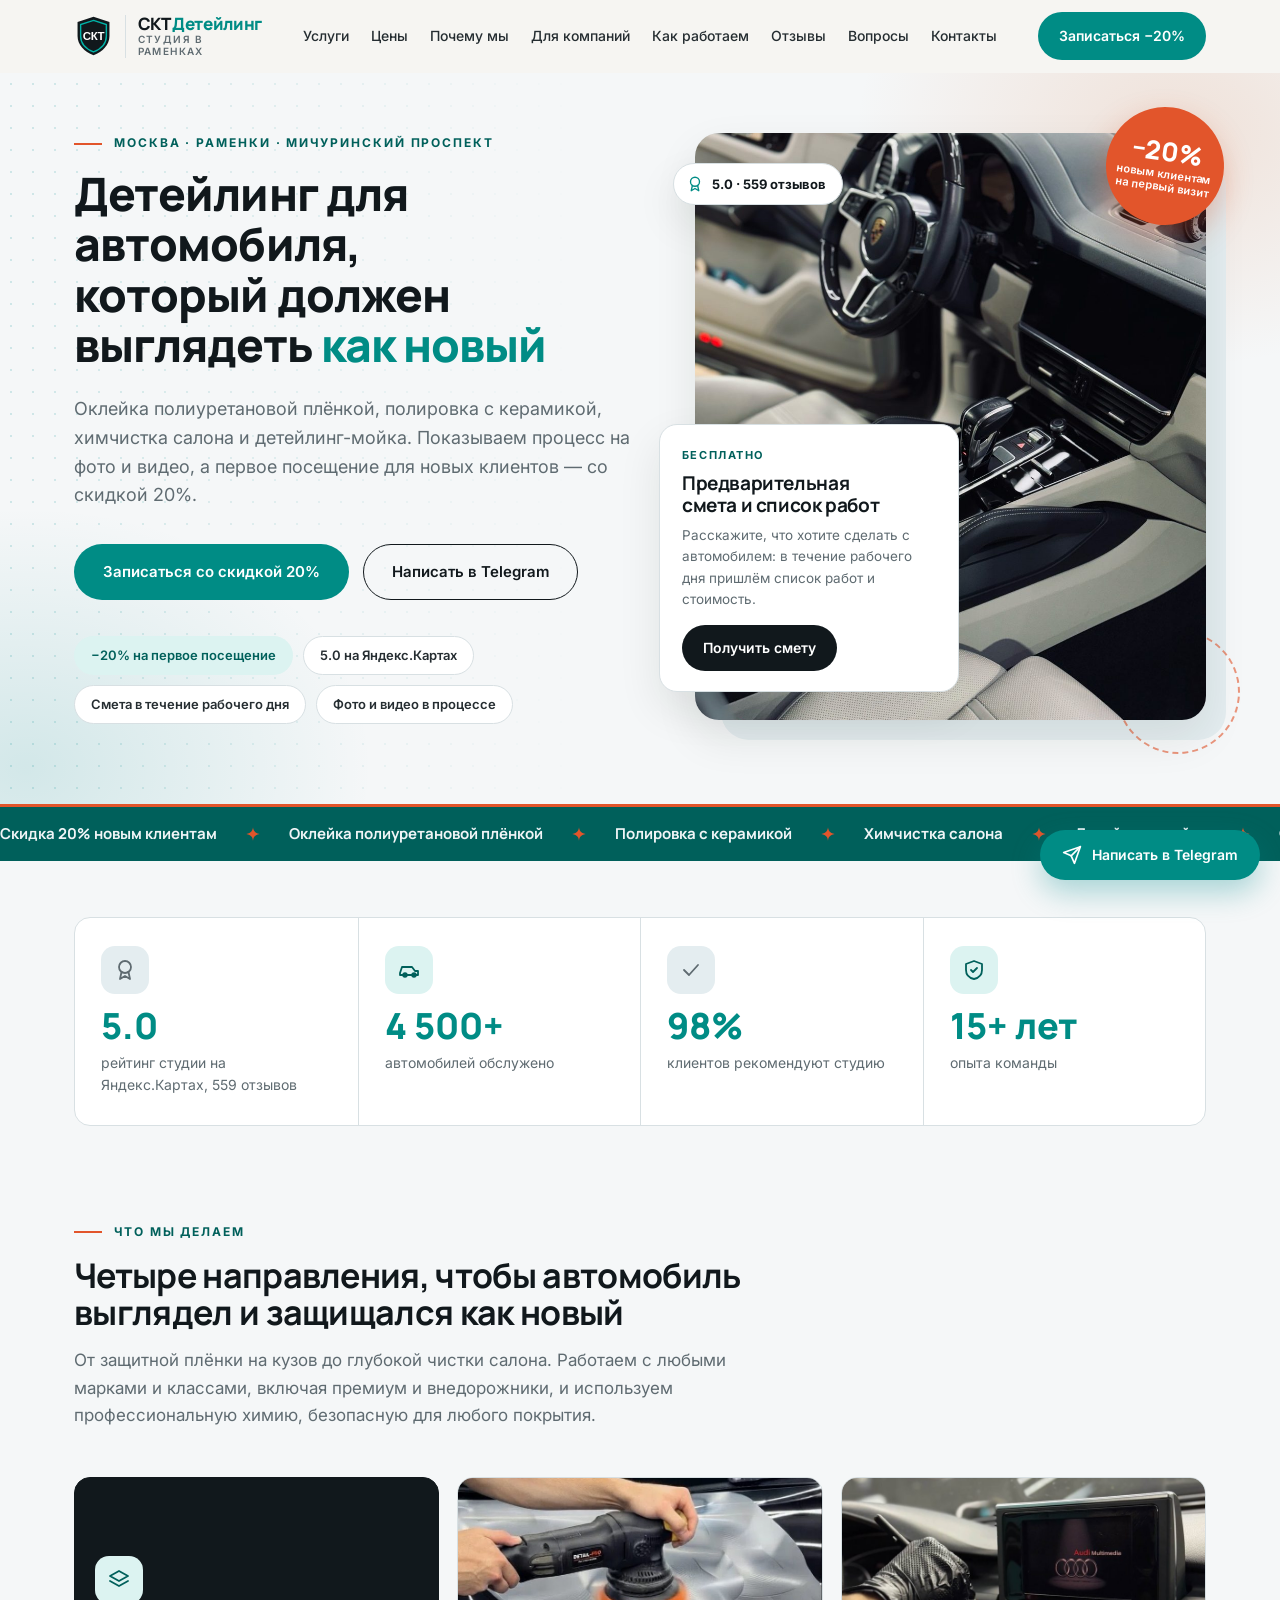
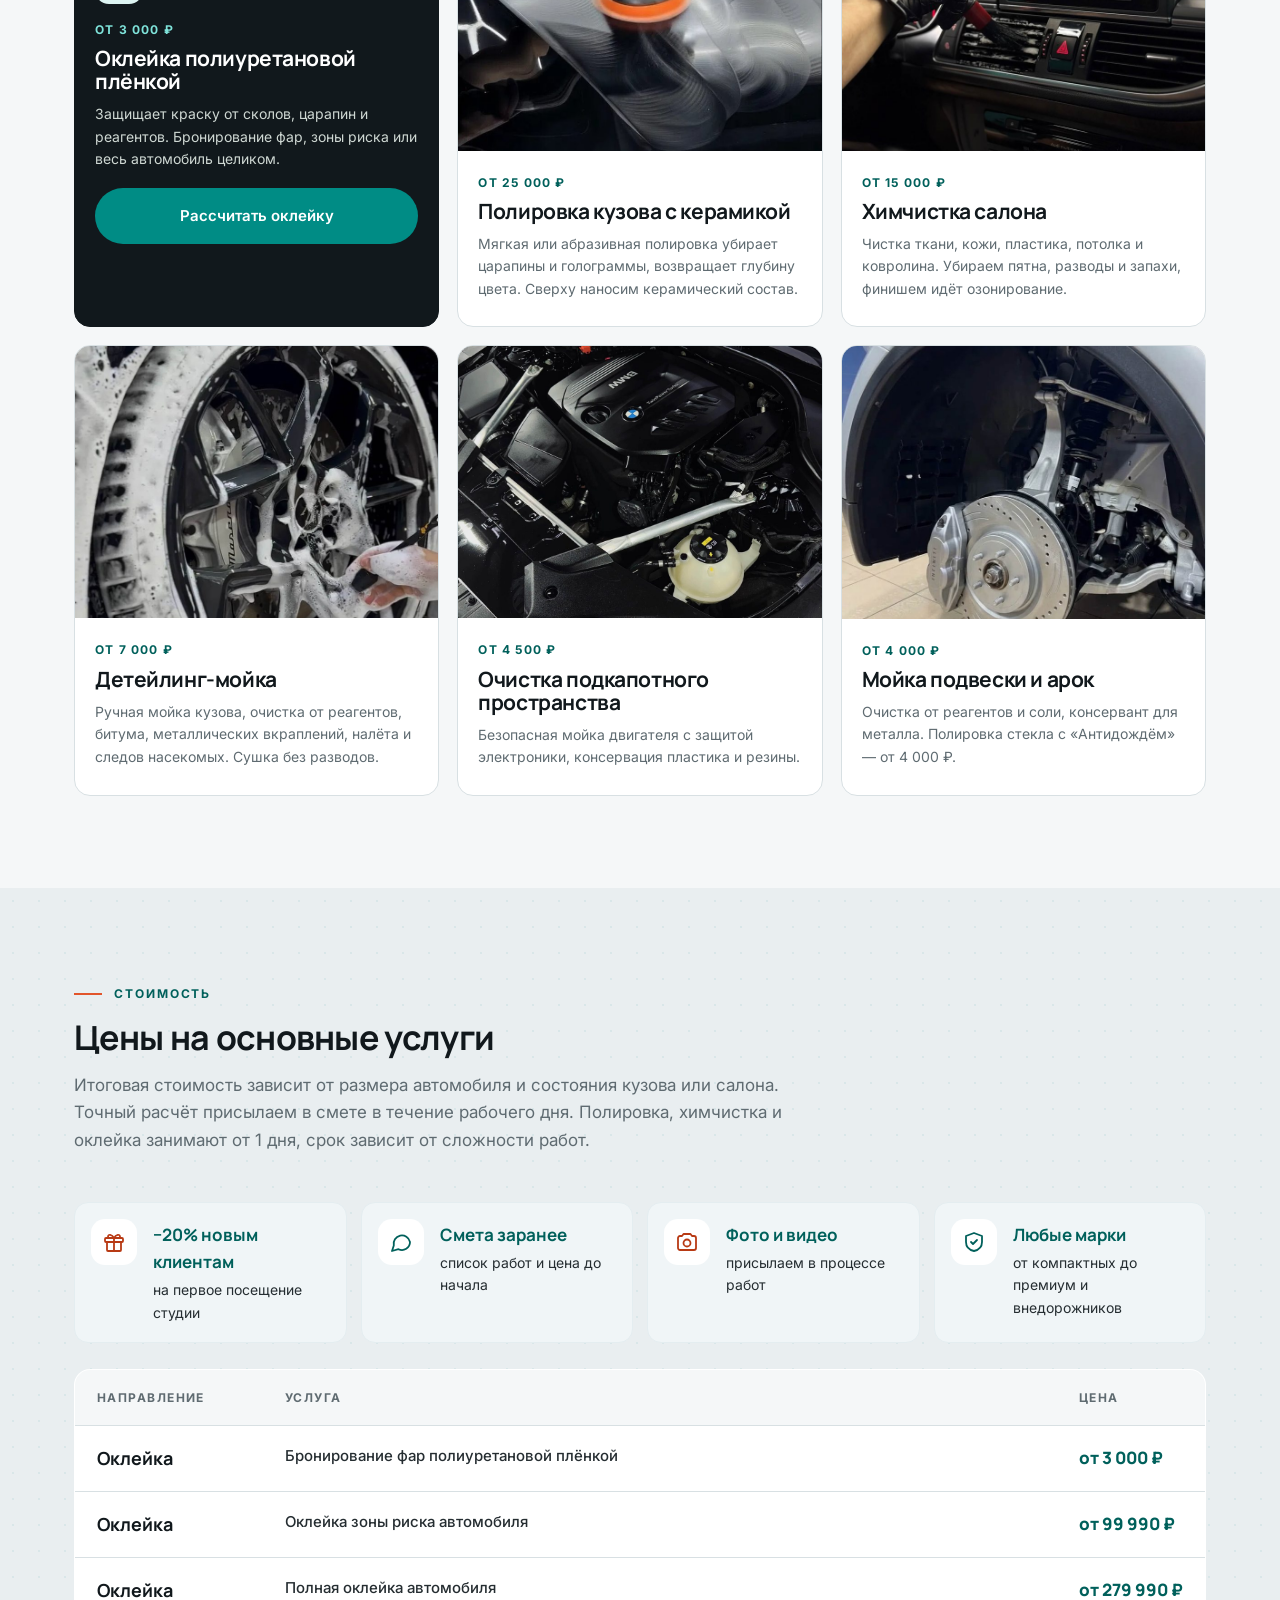
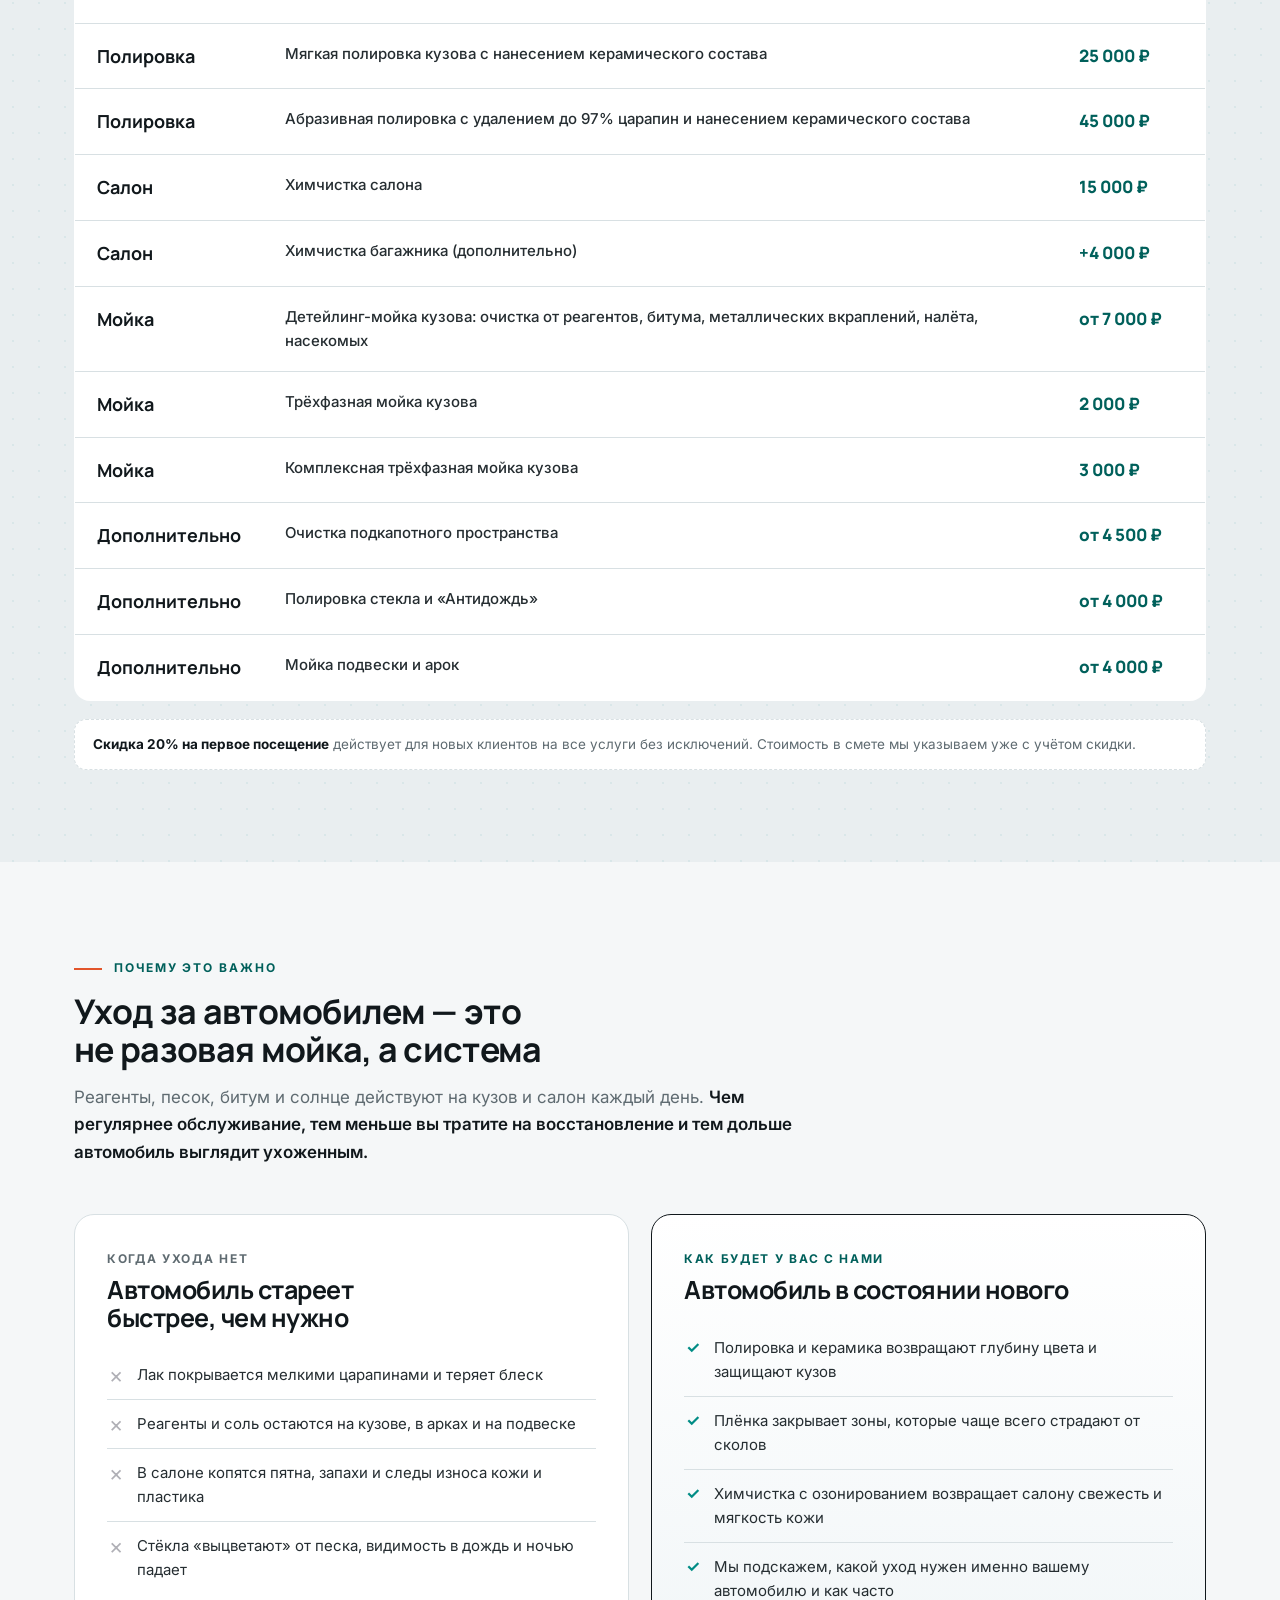
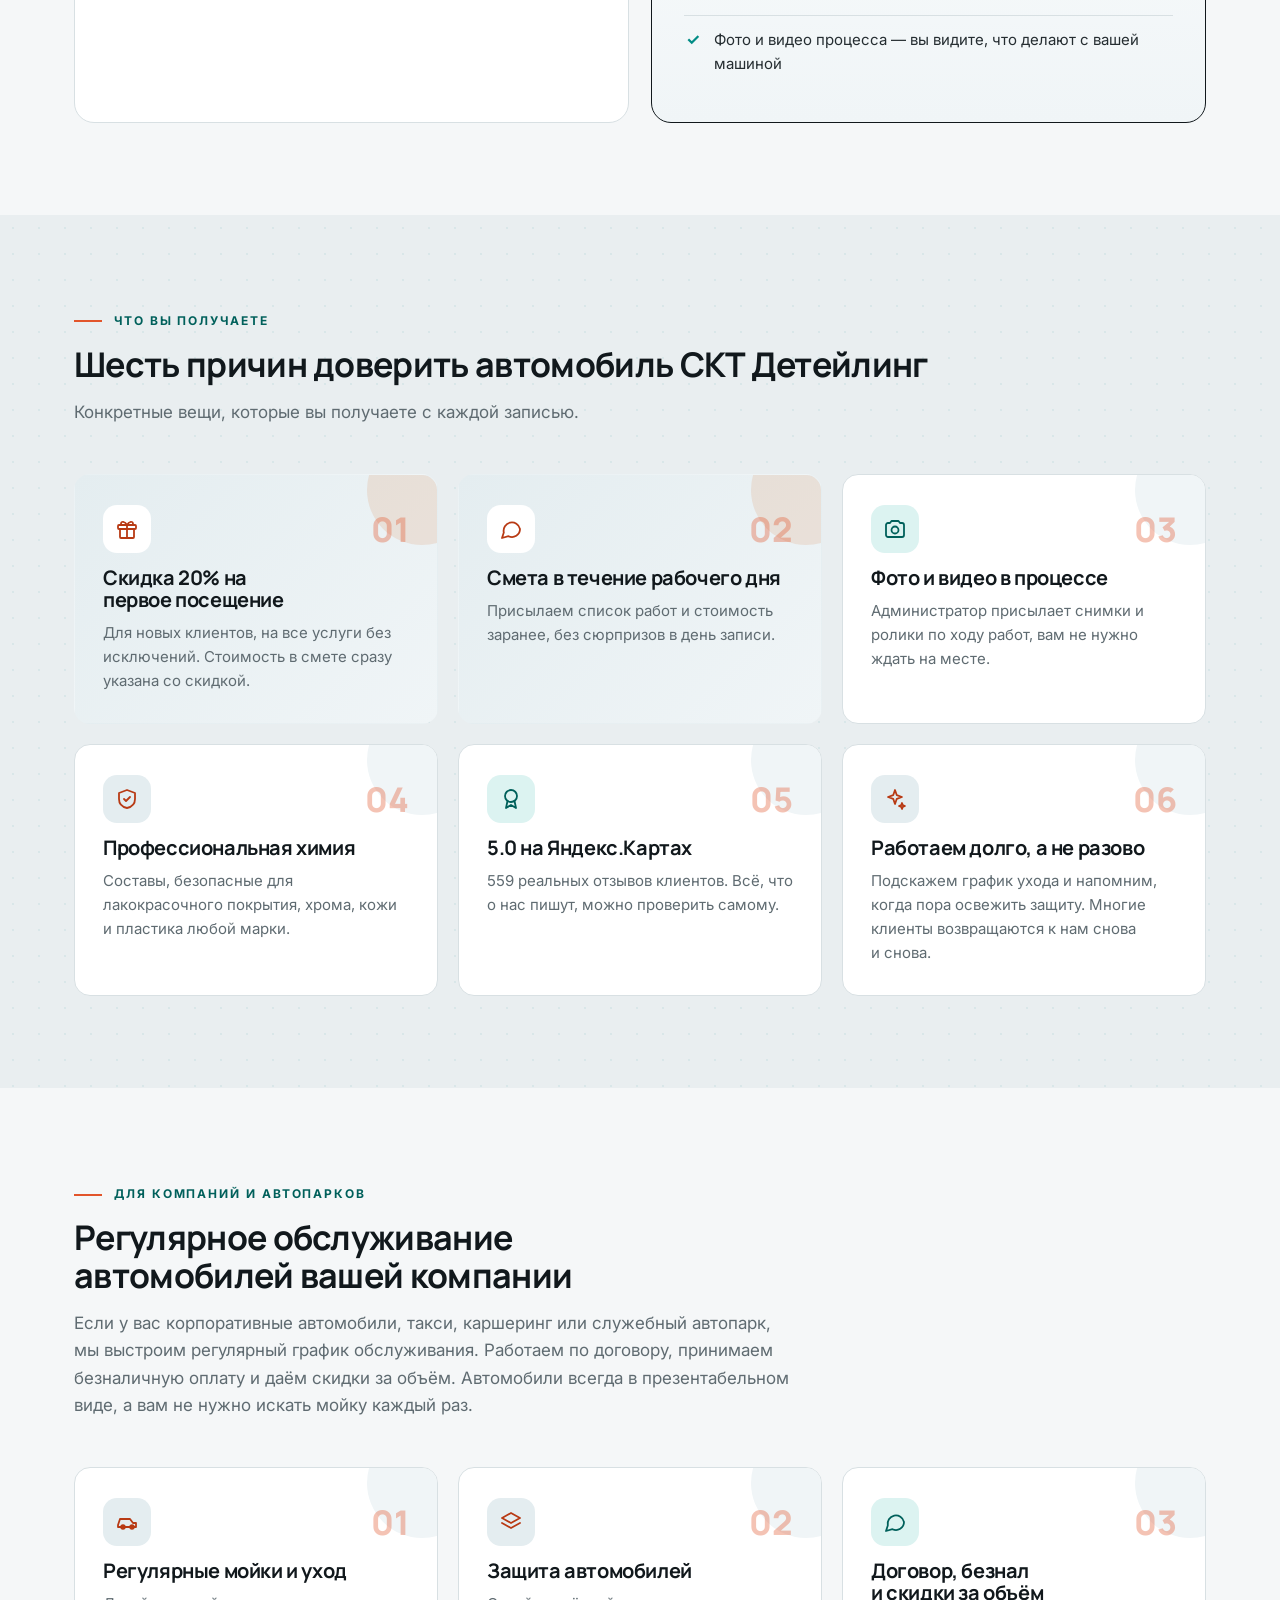
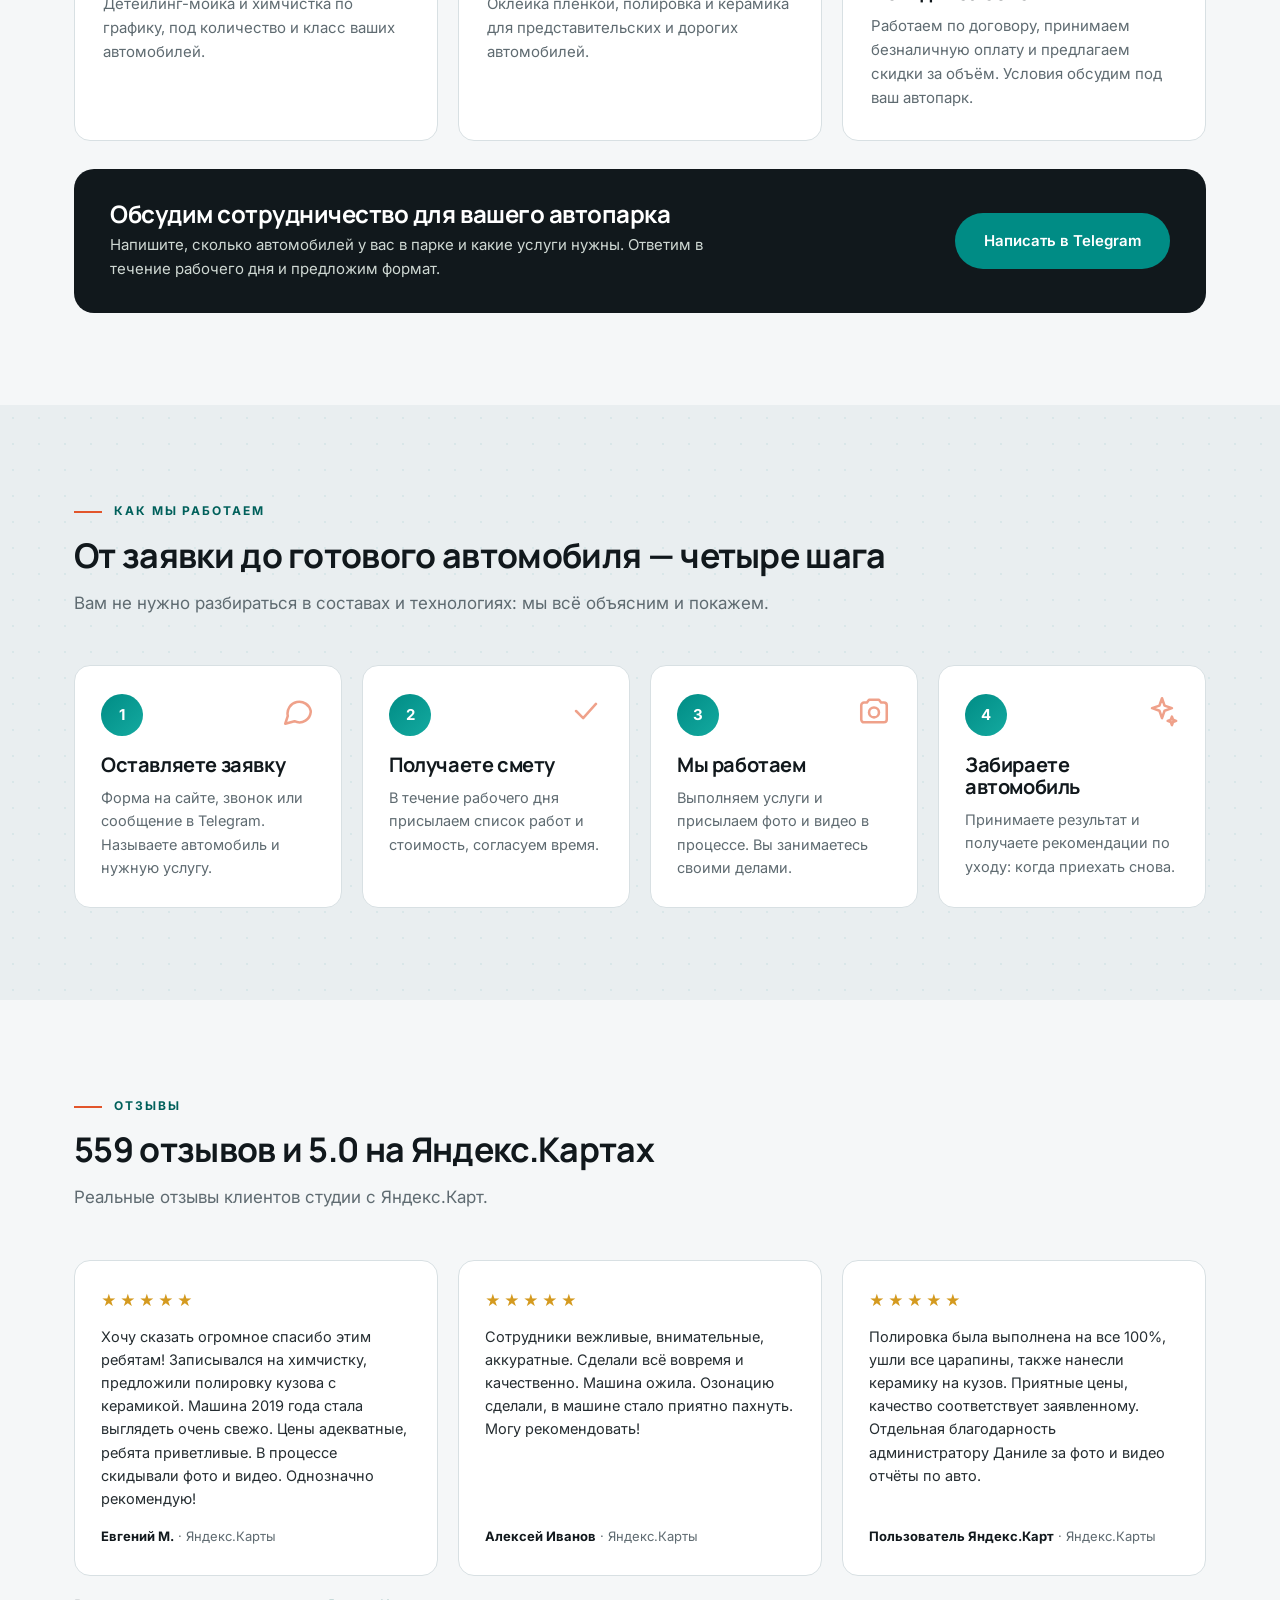
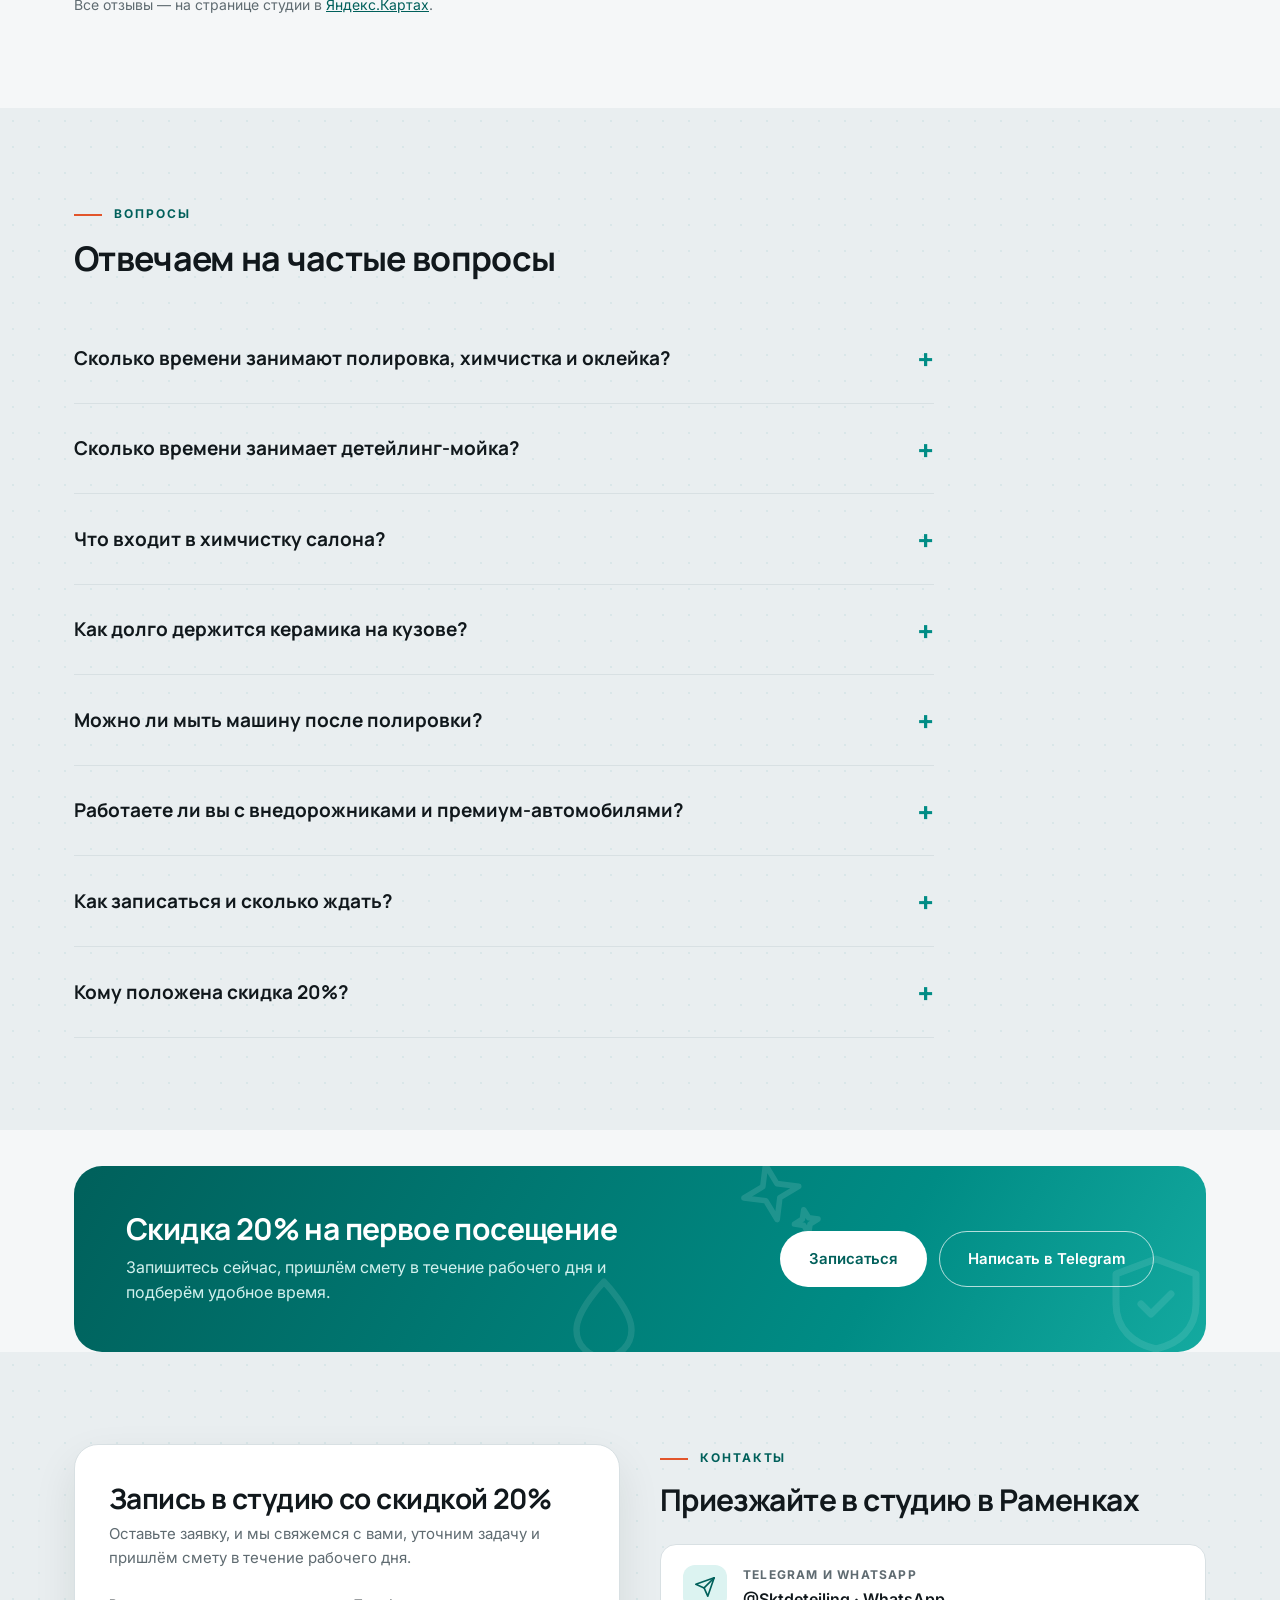
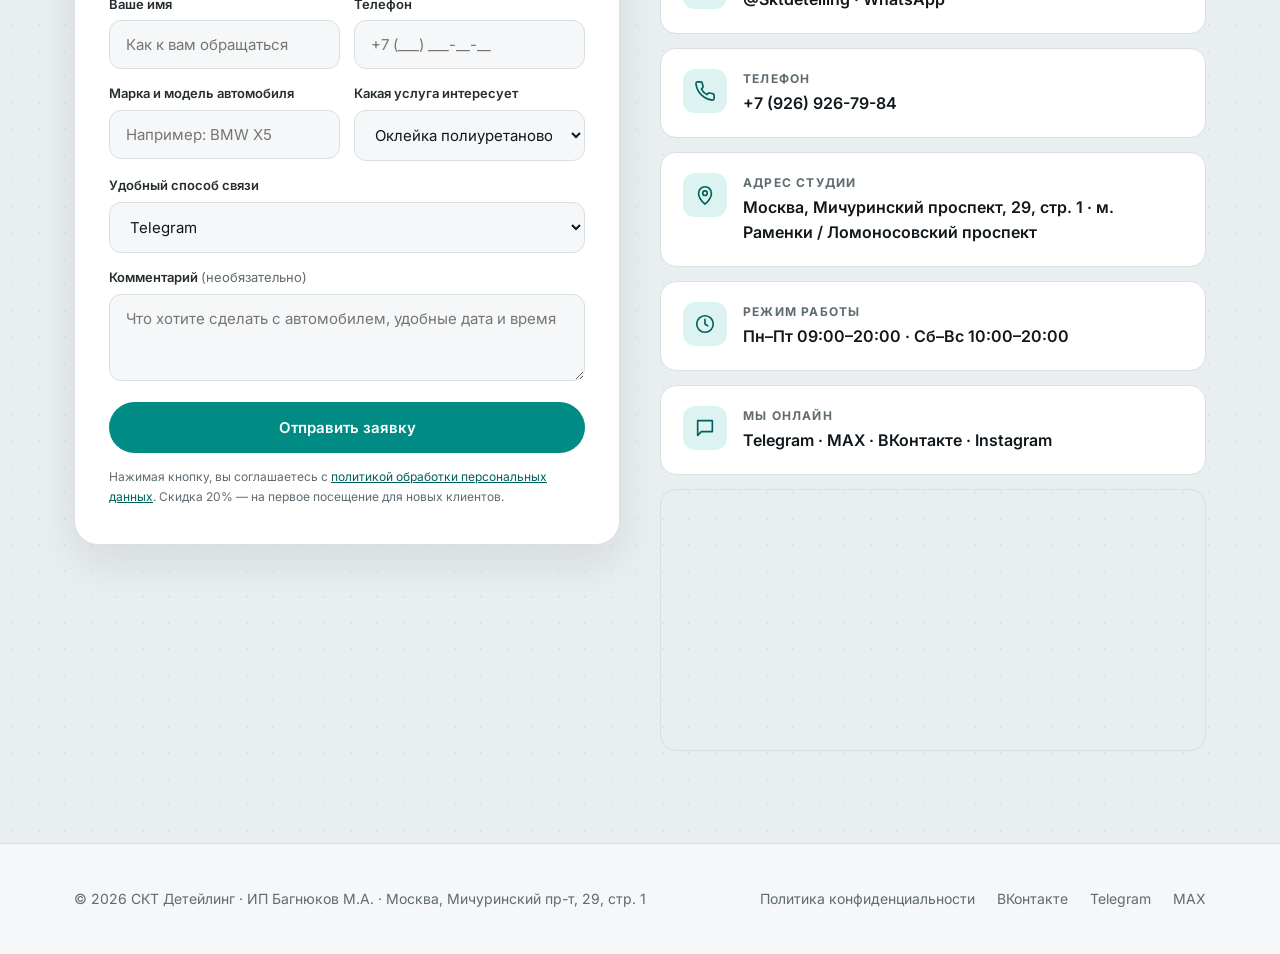
<file: index.html>
<!DOCTYPE html>
<html lang="ru">
<head>
<meta charset="UTF-8">
<meta name="viewport" content="width=device-width, initial-scale=1.0">
<meta name="robots" content="noindex, nofollow">
<title>Детейлинг в Москве: полировка, оклейка плёнкой, химчистка салона | СКТ Детейлинг</title>
<meta name="description" content="Детейлинг-студия в Москве, Раменки: оклейка полиуретановой плёнкой, полировка кузова с керамикой, химчистка салона, детейлинг-мойка. Скидка 20% на первое посещение.">
<link rel="icon" href="img/favicon.svg" type="image/svg+xml">
<link rel="preconnect" href="https://fonts.googleapis.com">
<link rel="preconnect" href="https://fonts.gstatic.com" crossorigin>
<link href="https://fonts.googleapis.com/css2?family=Manrope:wght@500;600;700;800&family=Inter:wght@400;500;600;700&display=swap" rel="stylesheet">
<link rel="stylesheet" href="styles.css">
<link rel="stylesheet" href="blog/blog.css">
<link rel="alternate" type="application/rss+xml" title="Блог" href="feed.xml">
</head>
<body>
<svg width="0" height="0" style="position:absolute" aria-hidden="true"><defs>
<symbol id="i-shield" viewBox="0 0 24 24"><path d="M12 3l8 3v6c0 5-3.5 8-8 9-4.5-1-8-4-8-9V6z"/><path d="m9 12 2 2 4-4"/></symbol>
<symbol id="i-award" viewBox="0 0 24 24"><circle cx="12" cy="9" r="6"/><path d="m8.5 14-1.5 7 5-3 5 3-1.5-7"/></symbol>
<symbol id="i-gift" viewBox="0 0 24 24"><rect x="3" y="8" width="18" height="4" rx="1"/><path d="M12 8v13M5 12v8a1 1 0 0 0 1 1h12a1 1 0 0 0 1-1v-8"/><path d="M12 8c-2-4-6-4-6-1.5S10 8 12 8zm0 0c2-4 6-4 6-1.5S14 8 12 8z"/></symbol>
<symbol id="i-camera" viewBox="0 0 24 24"><path d="M3 8a2 2 0 0 1 2-2h2l1.5-2h7L17 6h2a2 2 0 0 1 2 2v10a2 2 0 0 1-2 2H5a2 2 0 0 1-2-2z"/><circle cx="12" cy="13" r="3.5"/></symbol>
<symbol id="i-clock" viewBox="0 0 24 24"><circle cx="12" cy="12" r="9"/><path d="M12 7v5l3 2"/></symbol>
<symbol id="i-check" viewBox="0 0 24 24"><path d="m5 12 5 5 9-10"/></symbol>
<symbol id="i-drop" viewBox="0 0 24 24"><path d="M12 3s6 6.2 6 10.5A6 6 0 0 1 6 13.5C6 9.2 12 3 12 3z"/></symbol>
<symbol id="i-sparkle" viewBox="0 0 24 24"><path d="M12 3l1.8 5.2L19 10l-5.2 1.8L12 17l-1.8-5.2L5 10l5.2-1.8z"/><path d="M19 16l.8 2.2L22 19l-2.2.8L19 22l-.8-2.2L16 19l2.2-.8z"/></symbol>
<symbol id="i-layers" viewBox="0 0 24 24"><path d="m12 3 9 5-9 5-9-5z"/><path d="m3 13 9 5 9-5"/></symbol>
<symbol id="i-seat" viewBox="0 0 24 24"><path d="M7 3h5a3 3 0 0 1 3 3v7h4a2 2 0 0 1 2 2v2H5v-4l2-10z"/><path d="M8 21v-3M17 21v-3"/></symbol>
<symbol id="i-fleet" viewBox="0 0 24 24"><path d="M3 15l2-6h10l3 4h3v4H3z"/><circle cx="8" cy="17" r="1.8"/><circle cx="17" cy="17" r="1.8"/></symbol>
<symbol id="i-chat" viewBox="0 0 24 24"><path d="M21 12a8 8 0 0 1-11.5 7.2L3 21l1.8-5.5A8 8 0 1 1 21 12z"/></symbol>
<symbol id="i-spark" viewBox="0 0 24 24"><path d="M12 2c.6 5 2.400 8.400 10 10-7.600 1.600-9.400 5-10 10-.6-5-2.400-8.400-10-10 7.600-1.600 9.400-5 10-10z" fill="currentColor" stroke="none"/></symbol>
</defs></svg>

<header class="header" id="header">
  <div class="header__inner">
    <a href="#top" class="logo" aria-label="СКТ Детейлинг — детейлинг-студия в Москве">
      <img src="img/logo.svg" alt="СКТ" width="40" height="44">
      <span class="logo__t">СКТ <em>Детейлинг</em><small>Студия в Раменках</small></span>
    </a>
    <nav class="nav" id="nav">
      <a href="#services">Услуги</a>
      <a href="#prices">Цены</a>
      <a href="#why">Почему мы</a>
      <a href="#b2b">Для компаний</a>
      <a href="#process">Как работаем</a>
      <a href="#reviews">Отзывы</a>
      <a href="#faq">Вопросы</a>
      <a href="#contact">Контакты</a>
    <!-- BLOGNAV:START --><!-- BLOGNAV:END --></nav>
    <div class="header__right">
      <a href="tel:+79269267984" class="header__phone">+7 926 926-79-84</a>
      <a href="#contact" class="btn btn--primary">Записаться −20%</a>
      <button class="burger" id="burger" aria-label="Меню"><span></span></button>
    </div>
  </div>
</header>

<main id="top">

<!-- HERO -->
<section class="hero">
  <div class="container hero__grid">
    <div>
      <p class="section-tag">Москва · Раменки · Мичуринский проспект</p>
      <h1>Детейлинг для автомобиля, который должен выглядеть <em>как новый</em></h1>
      <p class="hero__lead">Оклейка полиуретановой плёнкой, полировка с керамикой, химчистка салона и детейлинг-мойка. Показываем процесс на фото и видео, а первое посещение для новых клиентов — со скидкой 20%.</p>
      <div class="hero__cta">
        <a href="#contact" class="btn btn--primary">Записаться со скидкой 20%</a>
        <a href="https://t.me/Sktdeteiling" target="_blank" rel="noopener" class="btn btn--outline">Написать в Telegram</a>
      </div>
      <div class="hero__chips">
        <span class="chip chip--gift">−20% на первое посещение</span>
        <span class="chip">5.0 на Яндекс.Картах</span>
        <span class="chip">Смета в течение рабочего дня</span>
        <span class="chip">Фото и видео в процессе</span>
      </div>
    </div>
    <div class="hero__visual">
      <div class="hero__photo">
        <img src="img/hero.jpg" alt="Салон Porsche после химчистки в детейлинг-студии СКТ" fetchpriority="high">
      </div>
      <div class="sticker sticker--round"><b>−20%</b><span>новым клиентам на первый визит</span></div>
      <div class="sticker sticker--tag"><svg class="ic"><use href="#i-award"/></svg>5.0 · 559 отзывов</div>
      <aside class="hero__card">
        <p class="hero__card-tag">Бесплатно</p>
        <h3>Предварительная смета и список работ</h3>
        <p>Расскажите, что хотите сделать с автомобилем: в течение рабочего дня пришлём список работ и стоимость.</p>
        <a href="#contact" class="btn btn--dark">Получить смету</a>
      </aside>
    </div>
  </div>
</section>

<div class="ticker" aria-hidden="true"><div class="ticker__track"><span>Скидка 20% новым клиентам</span><svg class="ic"><use href="#i-spark"/></svg><span>Оклейка полиуретановой плёнкой</span><svg class="ic"><use href="#i-spark"/></svg><span>Полировка с керамикой</span><svg class="ic"><use href="#i-spark"/></svg><span>Химчистка салона</span><svg class="ic"><use href="#i-spark"/></svg><span>Детейлинг-мойка</span><svg class="ic"><use href="#i-spark"/></svg><span>Фото и видео в процессе</span><svg class="ic"><use href="#i-spark"/></svg><span>Скидка 20% новым клиентам</span><svg class="ic"><use href="#i-spark"/></svg><span>Оклейка полиуретановой плёнкой</span><svg class="ic"><use href="#i-spark"/></svg><span>Полировка с керамикой</span><svg class="ic"><use href="#i-spark"/></svg><span>Химчистка салона</span><svg class="ic"><use href="#i-spark"/></svg><span>Детейлинг-мойка</span><svg class="ic"><use href="#i-spark"/></svg><span>Фото и видео в процессе</span><svg class="ic"><use href="#i-spark"/></svg></div></div>

<!-- STATS -->
<section class="stats">
  <div class="container">
    <div class="stats__row">
      <div class="stat"><span class="ico"><svg class="ic"><use href="#i-award"/></svg></span><b>5.0</b><span>рейтинг студии на Яндекс.Картах, 559 отзывов</span></div>
      <div class="stat"><span class="ico"><svg class="ic"><use href="#i-fleet"/></svg></span><b>4 500+</b><span>автомобилей обслужено</span></div>
      <div class="stat"><span class="ico"><svg class="ic"><use href="#i-check"/></svg></span><b>98%</b><span>клиентов рекомендуют студию</span></div>
      <div class="stat"><span class="ico"><svg class="ic"><use href="#i-shield"/></svg></span><b>15+ лет</b><span>опыта команды</span></div>
    </div>
  </div>
</section>

<!-- SERVICES -->
<section id="services">
  <div class="container">
    <p class="section-tag">Что мы делаем</p>
    <h2 class="section-title">Четыре направления, чтобы автомобиль выглядел и защищался как новый</h2>
    <p class="section-lead">От защитной плёнки на кузов до глубокой чистки салона. Работаем с любыми марками и классами, включая премиум и внедорожники, и используем профессиональную химию, безопасную для любого покрытия.</p>
    <div class="srv-grid srv-grid--3">
      <article class="srv srv--cta">
        <div class="srv__body">
          <span class="ico"><svg class="ic"><use href="#i-layers"/></svg></span>
          <p class="srv__price">от 3 000 ₽</p>
          <h3>Оклейка полиуретановой плёнкой</h3>
          <p>Защищает краску от сколов, царапин и реагентов. Бронирование фар, зоны риска или весь автомобиль целиком.</p>
          <a href="#contact" class="btn btn--primary">Рассчитать оклейку</a>
        </div>
      </article>
      <article class="srv">
        <div class="srv__img"><img src="img/polirovka.jpg" alt="Полировка кузова эксцентриковой машинкой" loading="lazy"></div>
        <div class="srv__body">
          <p class="srv__price">от 25 000 ₽</p>
          <h3>Полировка кузова с керамикой</h3>
          <p>Мягкая или абразивная полировка убирает царапины и голограммы, возвращает глубину цвета. Сверху наносим керамический состав.</p>
        </div>
      </article>
      <article class="srv">
        <div class="srv__img"><img src="img/himchistka.jpg" alt="Чистка воздуховодов и панели салона кистью" loading="lazy"></div>
        <div class="srv__body">
          <p class="srv__price">от 15 000 ₽</p>
          <h3>Химчистка салона</h3>
          <p>Чистка ткани, кожи, пластика, потолка и ковролина. Убираем пятна, разводы и запахи, финишем идёт озонирование.</p>
        </div>
      </article>
      <article class="srv">
        <div class="srv__img"><img src="img/moyka.jpg" alt="Ручная мойка колёсного диска пеной" loading="lazy"></div>
        <div class="srv__body">
          <p class="srv__price">от 7 000 ₽</p>
          <h3>Детейлинг-мойка</h3>
          <p>Ручная мойка кузова, очистка от реагентов, битума, металлических вкраплений, налёта и следов насекомых. Сушка без разводов.</p>
        </div>
      </article>
      <article class="srv">
        <div class="srv__img"><img src="img/podkapotka.jpg" alt="Чистый моторный отсек BMW после мойки" loading="lazy"></div>
        <div class="srv__body">
          <p class="srv__price">от 4 500 ₽</p>
          <h3>Очистка подкапотного пространства</h3>
          <p>Безопасная мойка двигателя с защитой электроники, консервация пластика и резины.</p>
        </div>
      </article>
      <article class="srv">
        <div class="srv__img"><img src="img/arki.jpg" alt="Очищенная арка и подвеска автомобиля" loading="lazy"></div>
        <div class="srv__body">
          <p class="srv__price">от 4 000 ₽</p>
          <h3>Мойка подвески и арок</h3>
          <p>Очистка от реагентов и соли, консервант для металла. Полировка стекла с «Антидождём» — от 4 000 ₽.</p>
        </div>
      </article>
    </div>
  </div>
</section>

<!-- PRICES -->
<section id="prices" class="alt">
  <div class="container">
    <p class="section-tag">Стоимость</p>
    <h2 class="section-title">Цены на основные услуги</h2>
    <p class="section-lead">Итоговая стоимость зависит от размера автомобиля и состояния кузова или салона. Точный расчёт присылаем в смете в течение рабочего дня. Полировка, химчистка и оклейка занимают от 1 дня, срок зависит от сложности работ.</p>

    <div class="included">
      <div><span class="ico"><svg class="ic"><use href="#i-gift"/></svg></span><b>−20% новым клиентам</b>на первое посещение студии</div>
      <div><span class="ico"><svg class="ic"><use href="#i-chat"/></svg></span><b>Смета заранее</b>список работ и цена до начала</div>
      <div><span class="ico"><svg class="ic"><use href="#i-camera"/></svg></span><b>Фото и видео</b>присылаем в процессе работ</div>
      <div><span class="ico"><svg class="ic"><use href="#i-shield"/></svg></span><b>Любые марки</b>от компактных до премиум и внедорожников</div>
    </div>

    <table class="ptable">
      <thead>
        <tr><th>Направление</th><th>Услуга</th><th>Цена</th></tr>
      </thead>
      <tbody>
        <tr><td>Оклейка</td><td>Бронирование фар полиуретановой плёнкой</td><td>от 3 000 ₽</td></tr>
        <tr><td>Оклейка</td><td>Оклейка зоны риска автомобиля</td><td>от 99 990 ₽</td></tr>
        <tr><td>Оклейка</td><td>Полная оклейка автомобиля</td><td>от 279 990 ₽</td></tr>
        <tr><td>Полировка</td><td>Мягкая полировка кузова с нанесением керамического состава</td><td>25 000 ₽</td></tr>
        <tr><td>Полировка</td><td>Абразивная полировка с удалением до 97% царапин и нанесением керамического состава</td><td>45 000 ₽</td></tr>
        <tr><td>Салон</td><td>Химчистка салона</td><td>15 000 ₽</td></tr>
        <tr><td>Салон</td><td>Химчистка багажника (дополнительно)</td><td>+4 000 ₽</td></tr>
        <tr><td>Мойка</td><td>Детейлинг-мойка кузова: очистка от реагентов, битума, металлических вкраплений, налёта, насекомых</td><td>от 7 000 ₽</td></tr>
        <tr><td>Мойка</td><td>Трёхфазная мойка кузова</td><td>2 000 ₽</td></tr>
        <tr><td>Мойка</td><td>Комплексная трёхфазная мойка кузова</td><td>3 000 ₽</td></tr>
        <tr><td>Дополнительно</td><td>Очистка подкапотного пространства</td><td>от 4 500 ₽</td></tr>
        <tr><td>Дополнительно</td><td>Полировка стекла и «Антидождь»</td><td>от 4 000 ₽</td></tr>
        <tr><td>Дополнительно</td><td>Мойка подвески и арок</td><td>от 4 000 ₽</td></tr>
      </tbody>
    </table>
    <p class="price-note"><b>Скидка 20% на первое посещение</b> действует для новых клиентов на все услуги без исключений. Стоимость в смете мы указываем уже с учётом скидки.</p>
  </div>
</section>

<!-- WHY / CARE OBJECTION -->
<section id="why">
  <div class="container">
    <p class="section-tag">Почему это важно</p>
    <h2 class="section-title">Уход за автомобилем — это не разовая мойка, а система</h2>
    <p class="section-lead">Реагенты, песок, битум и солнце действуют на кузов и салон каждый день. <b>Чем регулярнее обслуживание, тем меньше вы тратите на восстановление и тем дольше автомобиль выглядит ухоженным.</b></p>
    <div class="versus">
      <div class="versus__col">
        <p class="versus__label">Когда ухода нет</p>
        <h3>Автомобиль стареет быстрее, чем нужно</h3>
        <ul>
          <li>Лак покрывается мелкими царапинами и теряет блеск</li>
          <li>Реагенты и соль остаются на кузове, в арках и на подвеске</li>
          <li>В салоне копятся пятна, запахи и следы износа кожи и пластика</li>
          <li>Стёкла «выцветают» от песка, видимость в дождь и ночью падает</li>
        </ul>
      </div>
      <div class="versus__col versus__col--good">
        <p class="versus__label">Как будет у вас с нами</p>
        <h3>Автомобиль в состоянии нового</h3>
        <ul>
          <li>Полировка и керамика возвращают глубину цвета и защищают кузов</li>
          <li>Плёнка закрывает зоны, которые чаще всего страдают от сколов</li>
          <li>Химчистка с озонированием возвращает салону свежесть и мягкость кожи</li>
          <li>Мы подскажем, какой уход нужен именно вашему автомобилю и как часто</li>
          <li>Фото и видео процесса — вы видите, что делают с вашей машиной</li>
        </ul>
      </div>
    </div>
  </div>
</section>

<!-- OFFERS -->
<section id="offers" class="alt">
  <div class="container">
    <p class="section-tag">Что вы получаете</p>
    <h2 class="section-title">Шесть причин доверить автомобиль СКТ Детейлинг</h2>
    <p class="section-lead">Конкретные вещи, которые вы получаете с каждой записью.</p>
    <div class="offer-grid">
      <div class="offer-card offer-card--gift">
        <div class="offer-card__top"><span class="ico"><svg class="ic"><use href="#i-gift"/></svg></span><div class="offer-card__num">01</div></div>
        <h3>Скидка 20% на первое посещение</h3>
        <p>Для новых клиентов, на все услуги без исключений. Стоимость в смете сразу указана со скидкой.</p>
      </div>
      <div class="offer-card offer-card--gift">
        <div class="offer-card__top"><span class="ico"><svg class="ic"><use href="#i-chat"/></svg></span><div class="offer-card__num">02</div></div>
        <h3>Смета в течение рабочего дня</h3>
        <p>Присылаем список работ и стоимость заранее, без сюрпризов в день записи.</p>
      </div>
      <div class="offer-card">
        <div class="offer-card__top"><span class="ico"><svg class="ic"><use href="#i-camera"/></svg></span><div class="offer-card__num">03</div></div>
        <h3>Фото и видео в процессе</h3>
        <p>Администратор присылает снимки и ролики по ходу работ, вам не нужно ждать на месте.</p>
      </div>
      <div class="offer-card">
        <div class="offer-card__top"><span class="ico"><svg class="ic"><use href="#i-shield"/></svg></span><div class="offer-card__num">04</div></div>
        <h3>Профессиональная химия</h3>
        <p>Составы, безопасные для лакокрасочного покрытия, хрома, кожи и пластика любой марки.</p>
      </div>
      <div class="offer-card">
        <div class="offer-card__top"><span class="ico"><svg class="ic"><use href="#i-award"/></svg></span><div class="offer-card__num">05</div></div>
        <h3>5.0 на Яндекс.Картах</h3>
        <p>559 реальных отзывов клиентов. Всё, что о нас пишут, можно проверить самому.</p>
      </div>
      <div class="offer-card">
        <div class="offer-card__top"><span class="ico"><svg class="ic"><use href="#i-sparkle"/></svg></span><div class="offer-card__num">06</div></div>
        <h3>Работаем долго, а не разово</h3>
        <p>Подскажем график ухода и напомним, когда пора освежить защиту. Многие клиенты возвращаются к нам снова и снова.</p>
      </div>
    </div>
  </div>
</section>

<!-- B2B -->
<section id="b2b">
  <div class="container">
    <p class="section-tag">Для компаний и автопарков</p>
    <h2 class="section-title">Регулярное обслуживание автомобилей вашей компании</h2>
    <p class="section-lead">Если у вас корпоративные автомобили, такси, каршеринг или служебный автопарк, мы выстроим регулярный график обслуживания. Работаем по договору, принимаем безналичную оплату и даём скидки за объём. Автомобили всегда в презентабельном виде, а вам не нужно искать мойку каждый раз.</p>
    <div class="offer-grid">
      <div class="offer-card">
        <div class="offer-card__top"><span class="ico"><svg class="ic"><use href="#i-fleet"/></svg></span><div class="offer-card__num">01</div></div>
        <h3>Регулярные мойки и уход</h3>
        <p>Детейлинг-мойка и химчистка по графику, под количество и класс ваших автомобилей.</p>
      </div>
      <div class="offer-card">
        <div class="offer-card__top"><span class="ico"><svg class="ic"><use href="#i-layers"/></svg></span><div class="offer-card__num">02</div></div>
        <h3>Защита автомобилей</h3>
        <p>Оклейка плёнкой, полировка и керамика для представительских и дорогих автомобилей.</p>
      </div>
      <div class="offer-card">
        <div class="offer-card__top"><span class="ico"><svg class="ic"><use href="#i-chat"/></svg></span><div class="offer-card__num">03</div></div>
        <h3>Договор, безнал и скидки за объём</h3>
        <p>Работаем по договору, принимаем безналичную оплату и предлагаем скидки за объём. Условия обсудим под ваш автопарк.</p>
      </div>
    </div>
    <div class="furniture-row" style="margin-top:28px">
      <div>
        <h3>Обсудим сотрудничество для вашего автопарка</h3>
        <p>Напишите, сколько автомобилей у вас в парке и какие услуги нужны. Ответим в течение рабочего дня и предложим формат.</p>
      </div>
      <a href="https://t.me/Sktdeteiling" target="_blank" rel="noopener" class="btn btn--primary">Написать в Telegram</a>
    </div>
  </div>
</section>

<!-- PROCESS -->
<section id="process" class="alt">
  <div class="container">
    <p class="section-tag">Как мы работаем</p>
    <h2 class="section-title">От заявки до готового автомобиля — четыре шага</h2>
    <p class="section-lead">Вам не нужно разбираться в составах и технологиях: мы всё объясним и покажем.</p>
    <div class="steps steps--4">
      <div class="step">
        <span class="step__n">1</span>
        <svg class="ic step__ic"><use href="#i-chat"/></svg>
        <h3>Оставляете заявку</h3>
        <p>Форма на сайте, звонок или сообщение в Telegram. Называете автомобиль и нужную услугу.</p>
      </div>
      <div class="step">
        <span class="step__n">2</span>
        <svg class="ic step__ic"><use href="#i-check"/></svg>
        <h3>Получаете смету</h3>
        <p>В течение рабочего дня присылаем список работ и стоимость, согласуем время.</p>
      </div>
      <div class="step">
        <span class="step__n">3</span>
        <svg class="ic step__ic"><use href="#i-camera"/></svg>
        <h3>Мы работаем</h3>
        <p>Выполняем услуги и присылаем фото и видео в процессе. Вы занимаетесь своими делами.</p>
      </div>
      <div class="step">
        <span class="step__n">4</span>
        <svg class="ic step__ic"><use href="#i-sparkle"/></svg>
        <h3>Забираете автомобиль</h3>
        <p>Принимаете результат и получаете рекомендации по уходу: когда приехать снова.</p>
      </div>
    </div>
  </div>
</section>

<!-- REVIEWS -->
<section id="reviews">
  <div class="container">
    <p class="section-tag">Отзывы</p>
    <h2 class="section-title">559 отзывов и 5.0 на Яндекс.Картах</h2>
    <p class="section-lead">Реальные отзывы клиентов студии с Яндекс.Карт.</p>
    <div class="reviews">
      <div class="review">
        <div class="review__stars">★★★★★</div>
        <p>Хочу сказать огромное спасибо этим ребятам! Записывался на химчистку, предложили полировку кузова с керамикой. Машина 2019 года стала выглядеть очень свежо. Цены адекватные, ребята приветливые. В процессе скидывали фото и видео. Однозначно рекомендую!</p>
        <footer><b>Евгений М.</b> · Яндекс.Карты</footer>
      </div>
      <div class="review">
        <div class="review__stars">★★★★★</div>
        <p>Сотрудники вежливые, внимательные, аккуратные. Сделали всё вовремя и качественно. Машина ожила. Озонацию сделали, в машине стало приятно пахнуть. Могу рекомендовать!</p>
        <footer><b>Алексей Иванов</b> · Яндекс.Карты</footer>
      </div>
      <div class="review">
        <div class="review__stars">★★★★★</div>
        <p>Полировка была выполнена на все 100%, ушли все царапины, также нанесли керамику на кузов. Приятные цены, качество соответствует заявленному. Отдельная благодарность администратору Даниле за фото и видео отчёты по авто.</p>
        <footer><b>Пользователь Яндекс.Карт</b> · Яндекс.Карты</footer>
      </div>
    </div>
    <p class="reviews-note">Все отзывы — на странице студии в <a href="https://yandex.ru/maps/org/skt/40004195355" target="_blank" rel="noopener">Яндекс.Картах</a>.</p>
  </div>
</section>

<!-- FAQ -->
<section id="faq" class="alt">
  <div class="container">
    <p class="section-tag">Вопросы</p>
    <h2 class="section-title">Отвечаем на частые вопросы</h2>
    <div class="faq" style="margin-top:36px">
      <details class="faq__item">
        <summary>Сколько времени занимают полировка, химчистка и оклейка?</summary>
        <p>Каждая из этих услуг занимает от 1 дня, точный срок зависит от сложности работ и состояния автомобиля. Называем его в смете до начала работ.</p>
      </details>
      <details class="faq__item">
        <summary>Сколько времени занимает детейлинг-мойка?</summary>
        <p>От 40 минут до 2 часов, в зависимости от размера автомобиля и степени загрязнения. Седан — около 40 минут, кроссовер и внедорожник — 1–1,5 часа. Мы не торопимся, чтобы результат был идеальным.</p>
      </details>
      <details class="faq__item">
        <summary>Что входит в химчистку салона?</summary>
        <p>Чистка ткани, кожи, пластика, потолка, сидений и ковролина. Убираем пятна, разводы и запахи. Финальный этап — озонирование и кондиционер для кожи, чтобы салон выглядел и пах как новый.</p>
      </details>
      <details class="faq__item">
        <summary>Как долго держится керамика на кузове?</summary>
        <p>От 1 до 3 лет, в зависимости от состава и условий эксплуатации. Керамика защищает от мелких царапин, реагентов и ультрафиолета, грязь и вода скатываются с кузова сами.</p>
      </details>
      <details class="faq__item">
        <summary>Можно ли мыть машину после полировки?</summary>
        <p>Да, но первые 5–7 дней лучше воздержаться от автоматических моек и сильной химии, чтобы защитный слой закрепился. Дальше можно мыть как обычно, лучше ручной мойкой.</p>
      </details>
      <details class="faq__item">
        <summary>Работаете ли вы с внедорожниками и премиум-автомобилями?</summary>
        <p>Да, работаем с любыми марками и классами: от компактных седанов до полноразмерных внедорожников и премиум-автомобилей. Используем профессиональную химию, безопасную для любого покрытия.</p>
      </details>
      <details class="faq__item">
        <summary>Как записаться и сколько ждать?</summary>
        <p>Через форму на сайте, по телефону +7 926 926-79-84 или в Telegram. Обычно свободные боксы есть на ближайшие 1–3 дня. Свяжемся с вами и подтвердим время.</p>
      </details>
      <details class="faq__item">
        <summary>Кому положена скидка 20%?</summary>
        <p>Скидка 20% действует на первое посещение для новых клиентов студии, на все услуги без исключений. Стоимость в смете указываем уже со скидкой.</p>
      </details>
    </div>
  </div>
</section>

<!-- BAND -->
<section class="band-wrap">
  <div class="container">
    <div class="band">
      <svg class="deco deco--b1" aria-hidden="true"><use href="#i-sparkle"/></svg>
      <svg class="deco deco--b2" aria-hidden="true"><use href="#i-drop"/></svg>
      <svg class="deco deco--b3" aria-hidden="true"><use href="#i-shield"/></svg>
      <div>
        <h2>Скидка 20% на первое посещение</h2>
        <p>Запишитесь сейчас, пришлём смету в течение рабочего дня и подберём удобное время.</p>
      </div>
      <div class="band__btns">
        <a href="#contact" class="btn btn--light">Записаться</a>
        <a href="https://t.me/Sktdeteiling" target="_blank" rel="noopener" class="btn btn--ghost">Написать в Telegram</a>
      </div>
    </div>
  </div>
</section>

<!-- CONTACT -->
<section id="contact" class="alt">
  <div class="container contact__grid">
    <form class="form leadForm" id="leadForm" novalidate>
      <h3>Запись в студию со скидкой 20%</h3>
      <p class="form__sub">Оставьте заявку, и мы свяжемся с вами, уточним задачу и пришлём смету в течение рабочего дня.</p>
      <input type="text" name="_gotcha" style="display:none" tabindex="-1" autocomplete="off">
      <div class="field-row">
        <div class="field">
          <label for="f-name">Ваше имя</label>
          <input type="text" id="f-name" name="name" placeholder="Как к вам обращаться" required>
        </div>
        <div class="field">
          <label for="f-phone">Телефон</label>
          <input type="tel" id="f-phone" name="phone" placeholder="+7 (___) ___-__-__" required>
        </div>
      </div>
      <div class="field-row">
        <div class="field">
          <label for="f-car">Марка и модель автомобиля</label>
          <input type="text" id="f-car" name="car" placeholder="Например: BMW X5">
        </div>
        <div class="field">
          <label for="f-service">Какая услуга интересует</label>
          <select id="f-service" name="service">
            <option value="Оклейка плёнкой">Оклейка полиуретановой плёнкой</option>
            <option value="Полировка кузова">Полировка кузова с керамикой</option>
            <option value="Химчистка салона">Химчистка салона</option>
            <option value="Детейлинг-мойка">Детейлинг-мойка</option>
            <option value="Регулярное обслуживание / автопарк">Регулярное обслуживание или автопарк</option>
            <option value="Не знаю, нужна консультация">Не знаю, нужна консультация</option>
          </select>
        </div>
      </div>
      <div class="field">
        <label for="f-messenger">Удобный способ связи</label>
        <select id="f-messenger" name="messenger">
          <option value="Telegram">Telegram</option>
          <option value="WhatsApp">WhatsApp</option>
          <option value="MAX">MAX</option>
          <option value="Звонок">Только звонок</option>
        </select>
      </div>
      <div class="field">
        <label for="f-comment">Комментарий <span style="font-weight:400;color:var(--clr-text-soft)">(необязательно)</span></label>
        <textarea id="f-comment" name="comment" rows="3" placeholder="Что хотите сделать с автомобилем, удобные дата и время"></textarea>
      </div>
      <button type="submit" class="btn btn--primary btn--block">Отправить заявку</button>
      <p class="form__agree">Нажимая кнопку, вы соглашаетесь с <a href="privacy.html" target="_blank">политикой обработки персональных данных</a>. Скидка 20% — на первое посещение для новых клиентов.</p>
    </form>

    <div>
      <p class="section-tag">Контакты</p>
      <h2 class="section-title" style="font-size:30px">Приезжайте в студию в Раменках</h2>
      <div class="contacts" style="margin-top:28px">
        <div class="contact-card">
          <div class="contact-card__icon"><svg viewBox="0 0 24 24" fill="none" stroke="currentColor" stroke-width="1.8" stroke-linecap="round" stroke-linejoin="round"><path d="m22 2-7 20-4-9-9-4z"/><path d="M22 2 11 13"/></svg></div>
          <div><small>Telegram и WhatsApp</small><b><a href="https://t.me/Sktdeteiling" target="_blank" rel="noopener">@Sktdeteiling</a> · <a href="https://wa.me/message/DIOPWNMCZOU5G1" target="_blank" rel="noopener">WhatsApp</a></b></div>
        </div>
        <div class="contact-card">
          <div class="contact-card__icon"><svg viewBox="0 0 24 24" fill="none" stroke="currentColor" stroke-width="1.8" stroke-linecap="round" stroke-linejoin="round"><path d="M22 16.9v3a2 2 0 0 1-2.2 2 19.8 19.8 0 0 1-8.6-3.1 19.5 19.5 0 0 1-6-6A19.8 19.8 0 0 1 2.1 4.2 2 2 0 0 1 4.1 2h3a2 2 0 0 1 2 1.7c.1 1 .4 1.9.7 2.8a2 2 0 0 1-.5 2.1L8.1 9.9a16 16 0 0 0 6 6l1.3-1.3a2 2 0 0 1 2.1-.4c.9.3 1.8.6 2.8.7a2 2 0 0 1 1.7 2z"/></svg></div>
          <div><small>Телефон</small><b><a href="tel:+79269267984">+7 (926) 926-79-84</a></b></div>
        </div>
        <div class="contact-card">
          <div class="contact-card__icon"><svg viewBox="0 0 24 24" fill="none" stroke="currentColor" stroke-width="1.8" stroke-linecap="round" stroke-linejoin="round"><path d="M12 22s7-6.2 7-12a7 7 0 1 0-14 0c0 5.8 7 12 7 12z"/><circle cx="12" cy="10" r="2.5"/></svg></div>
          <div><small>Адрес студии</small><b>Москва, Мичуринский проспект, 29, стр. 1 · м. Раменки / Ломоносовский проспект</b></div>
        </div>
        <div class="contact-card">
          <div class="contact-card__icon"><svg class="ic"><use href="#i-clock"/></svg></div>
          <div><small>Режим работы</small><b>Пн–Пт 09:00–20:00 · Сб–Вс 10:00–20:00</b></div>
        </div>
        <div class="contact-card">
          <div class="contact-card__icon"><svg viewBox="0 0 24 24" fill="none" stroke="currentColor" stroke-width="1.8" stroke-linecap="round" stroke-linejoin="round"><path d="M4 4h16v12H8l-4 4z"/></svg></div>
          <div><small>Мы онлайн</small><b><a href="https://t.me/Sktdeteiling" target="_blank" rel="noopener">Telegram</a> · <a href="https://max.ru/u/f9LHodD0cOJ7LLq6X-o2yxzeeKRFlEStEzHwruVk69sI7lia4Q9SS7FD_WE" target="_blank" rel="noopener">MAX</a> · <a href="https://vk.ru/sktdetailing" target="_blank" rel="noopener">ВКонтакте</a> · <a href="https://www.instagram.com/skt_detailing" target="_blank" rel="noopener">Instagram</a></b></div>
        </div>
        <div class="map">
          <iframe src="https://yandex.ru/map-widget/v1/?text=%D0%9C%D0%BE%D1%81%D0%BA%D0%B2%D0%B0%2C%20%D0%9C%D0%B8%D1%87%D1%83%D1%80%D0%B8%D0%BD%D1%81%D0%BA%D0%B8%D0%B9%20%D0%BF%D1%80%D0%BE%D1%81%D0%BF%D0%B5%D0%BA%D1%82%2C%2029%D1%811&z=15" title="Карта: детейлинг-студия СКТ на Мичуринском проспекте, 29" loading="lazy"></iframe>
        </div>
      </div>
    </div>
  </div>
</section>

<!-- BLOG:START --><!-- BLOG:END -->
</main>

<footer class="footer">
  <div class="container footer__inner">
    <div>© <span id="year">2026</span> СКТ Детейлинг · ИП Багнюков М.А. · Москва, Мичуринский пр-т, 29, стр. 1</div>
    <div class="footer__links">
      <a href="privacy.html">Политика конфиденциальности</a>
      <a href="https://vk.ru/sktdetailing" target="_blank" rel="noopener">ВКонтакте</a>
      <a href="https://t.me/Sktdeteiling" target="_blank" rel="noopener">Telegram</a>
      <a href="https://max.ru/u/f9LHodD0cOJ7LLq6X-o2yxzeeKRFlEStEzHwruVk69sI7lia4Q9SS7FD_WE" target="_blank" rel="noopener">MAX</a>
    </div>
  </div>
</footer>

<a href="https://t.me/Sktdeteiling" target="_blank" rel="noopener" class="fab" aria-label="Написать в Telegram">
  <svg viewBox="0 0 24 24" fill="none" stroke="currentColor" stroke-width="2" stroke-linecap="round" stroke-linejoin="round"><path d="m22 2-7 20-4-9-9-4z"/><path d="M22 2 11 13"/></svg>
  <span>Написать в Telegram</span>
</a>

<script src="script.js"></script>
</body>
</html>
</file>
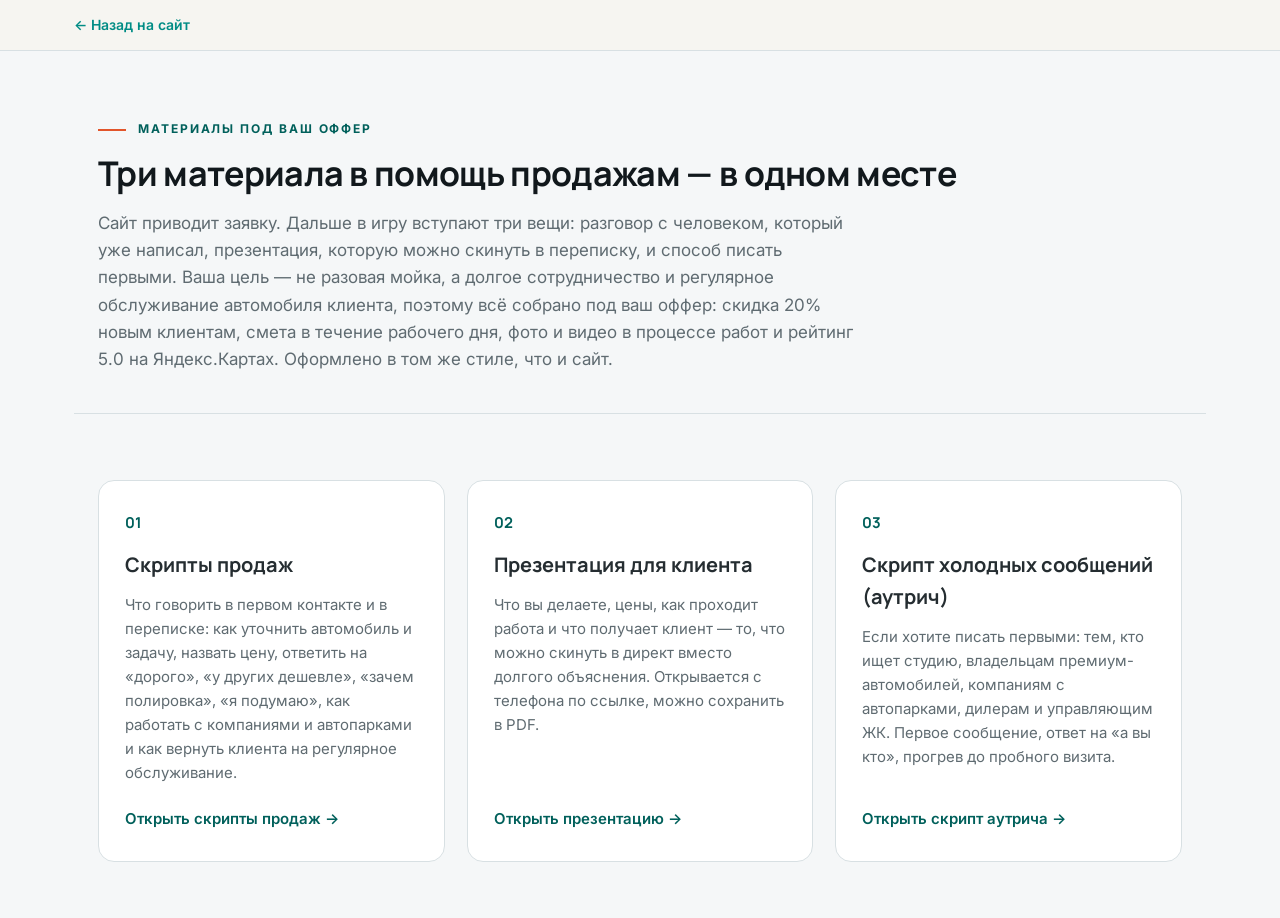
<file: materials.html>
<!DOCTYPE html>
<html lang="ru">
<head>
<meta charset="UTF-8">
<meta name="viewport" content="width=device-width, initial-scale=1.0">
<title>Материалы для продаж — СКТ Детейлинг</title>
<meta name="robots" content="noindex">
<link rel="icon" href="img/favicon.svg" type="image/svg+xml">
<link rel="preconnect" href="https://fonts.googleapis.com">
<link rel="preconnect" href="https://fonts.gstatic.com" crossorigin>
<link href="https://fonts.googleapis.com/css2?family=Manrope:wght@500;600;700;800&family=Inter:wght@400;500;600;700&display=swap" rel="stylesheet">
<link rel="stylesheet" href="styles.css">
<link rel="stylesheet" href="materials.css">
</head>
<body>

<div class="doc-bar">
  <div class="doc-bar__inner">
    <a href="index.html" class="doc-bar__back">← <span>Назад на сайт</span></a>
  </div>
</div>

<div class="container">

  <section class="doc-hero">
    <p class="section-tag">Материалы под ваш оффер</p>
    <h1>Три материала в помощь продажам — в одном месте</h1>
    <p class="doc-hero__lead">Сайт приводит заявку. Дальше в игру вступают три вещи: разговор с человеком, который уже написал, презентация, которую можно скинуть в переписку, и способ писать первыми. Ваша цель — не разовая мойка, а долгое сотрудничество и регулярное обслуживание автомобиля клиента, поэтому всё собрано под ваш оффер: скидка 20% новым клиентам, смета в течение рабочего дня, фото и видео в процессе работ и рейтинг 5.0 на Яндекс.Картах. Оформлено в том же стиле, что и сайт.</p>
  </section>

  <section class="doc-section">
    <div class="hub-grid">

      <div class="hub-card">
        <span class="hub-card__num">01</span>
        <p class="hub-card__title">Скрипты продаж</p>
        <p class="hub-card__lead">Что говорить в первом контакте и в переписке: как уточнить автомобиль и задачу, назвать цену, ответить на «дорого», «у других дешевле», «зачем полировка», «я подумаю», как работать с компаниями и автопарками и как вернуть клиента на регулярное обслуживание.</p>
        <a href="scripts.html" class="hub-card__link">Открыть скрипты продаж →</a>
      </div>

      <div class="hub-card">
        <span class="hub-card__num">02</span>
        <p class="hub-card__title">Презентация для клиента</p>
        <p class="hub-card__lead">Что вы делаете, цены, как проходит работа и что получает клиент — то, что можно скинуть в директ вместо долгого объяснения. Открывается с телефона по ссылке, можно сохранить в PDF.</p>
        <a href="presentation.html" class="hub-card__link">Открыть презентацию →</a>
      </div>

      <div class="hub-card">
        <span class="hub-card__num">03</span>
        <p class="hub-card__title">Скрипт холодных сообщений (аутрич)</p>
        <p class="hub-card__lead">Если хотите писать первыми: тем, кто ищет студию, владельцам премиум-автомобилей, компаниям с автопарками, дилерам и управляющим ЖК. Первое сообщение, ответ на «а вы кто», прогрев до пробного визита.</p>
        <a href="outreach.html" class="hub-card__link">Открыть скрипт аутрича →</a>
      </div>

    </div>
  </section>

</div>

<script src="script.js"></script>
</body>
</html>
</file>
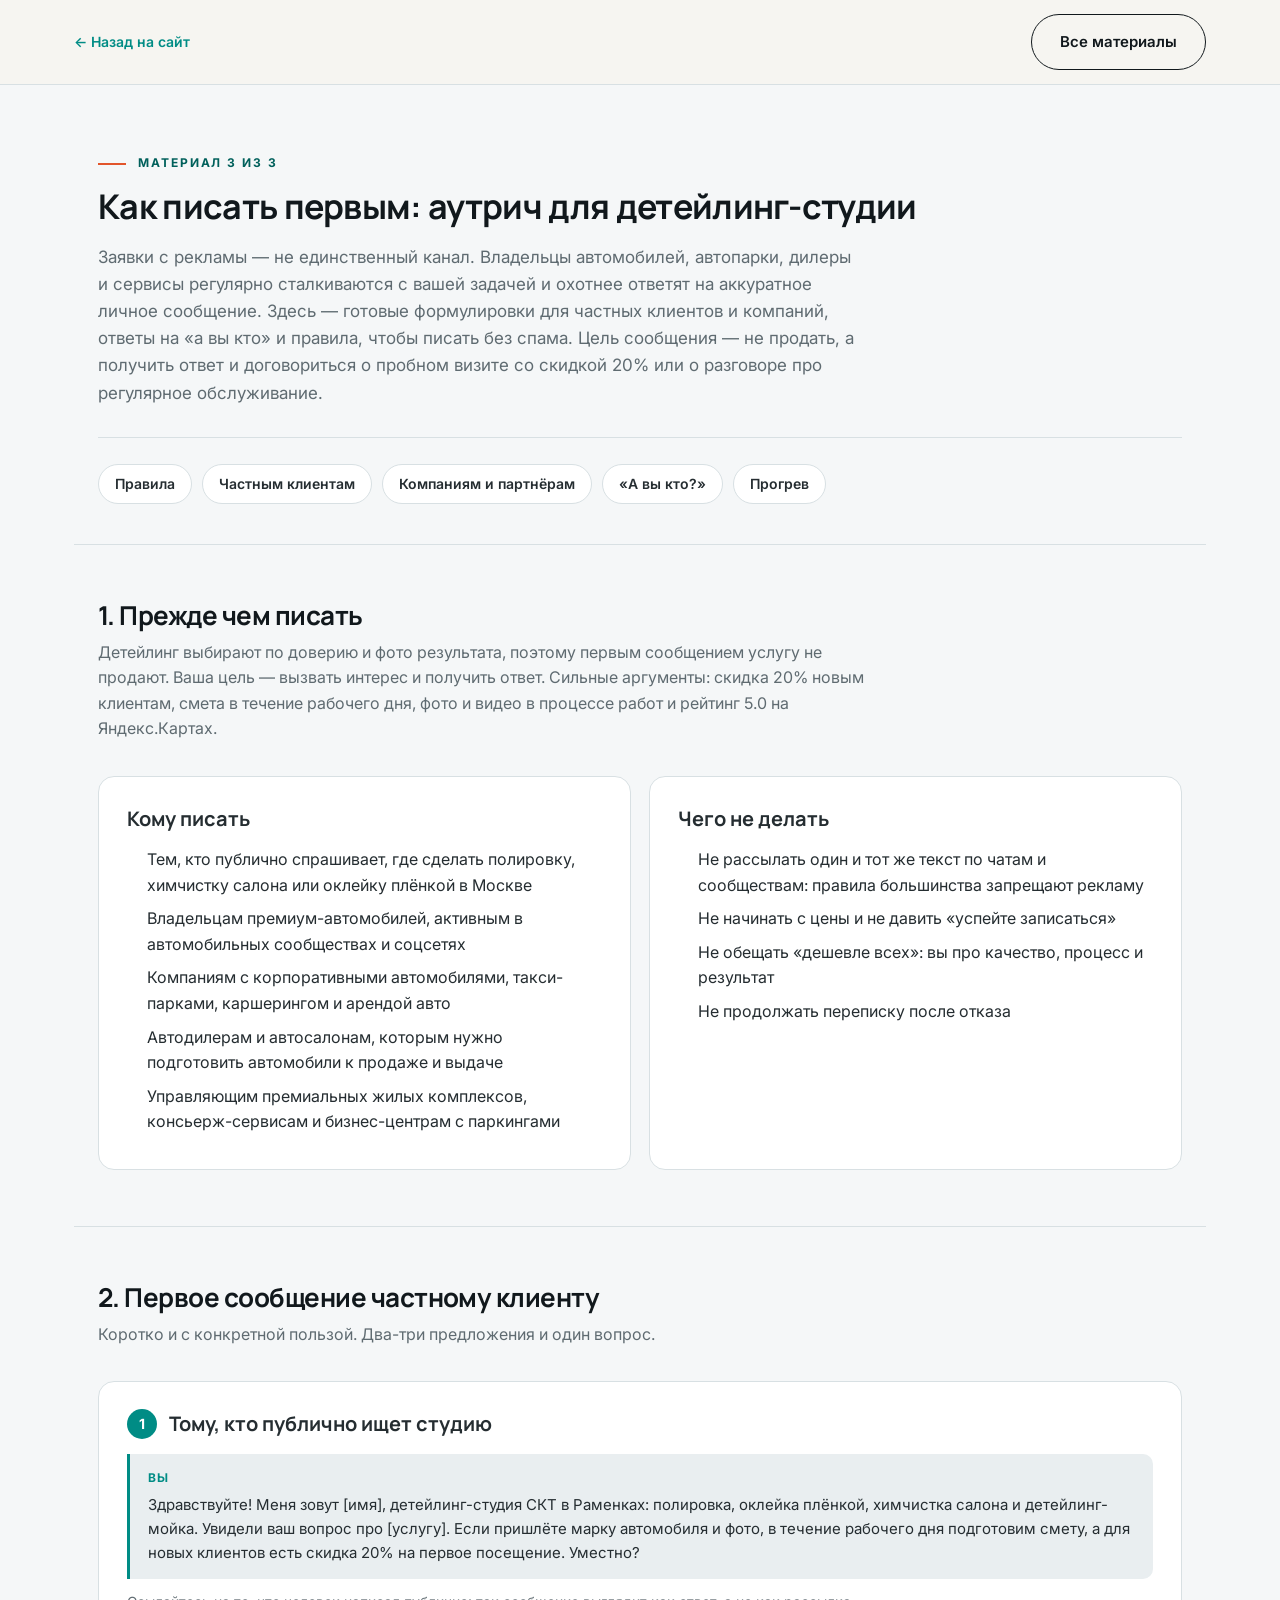
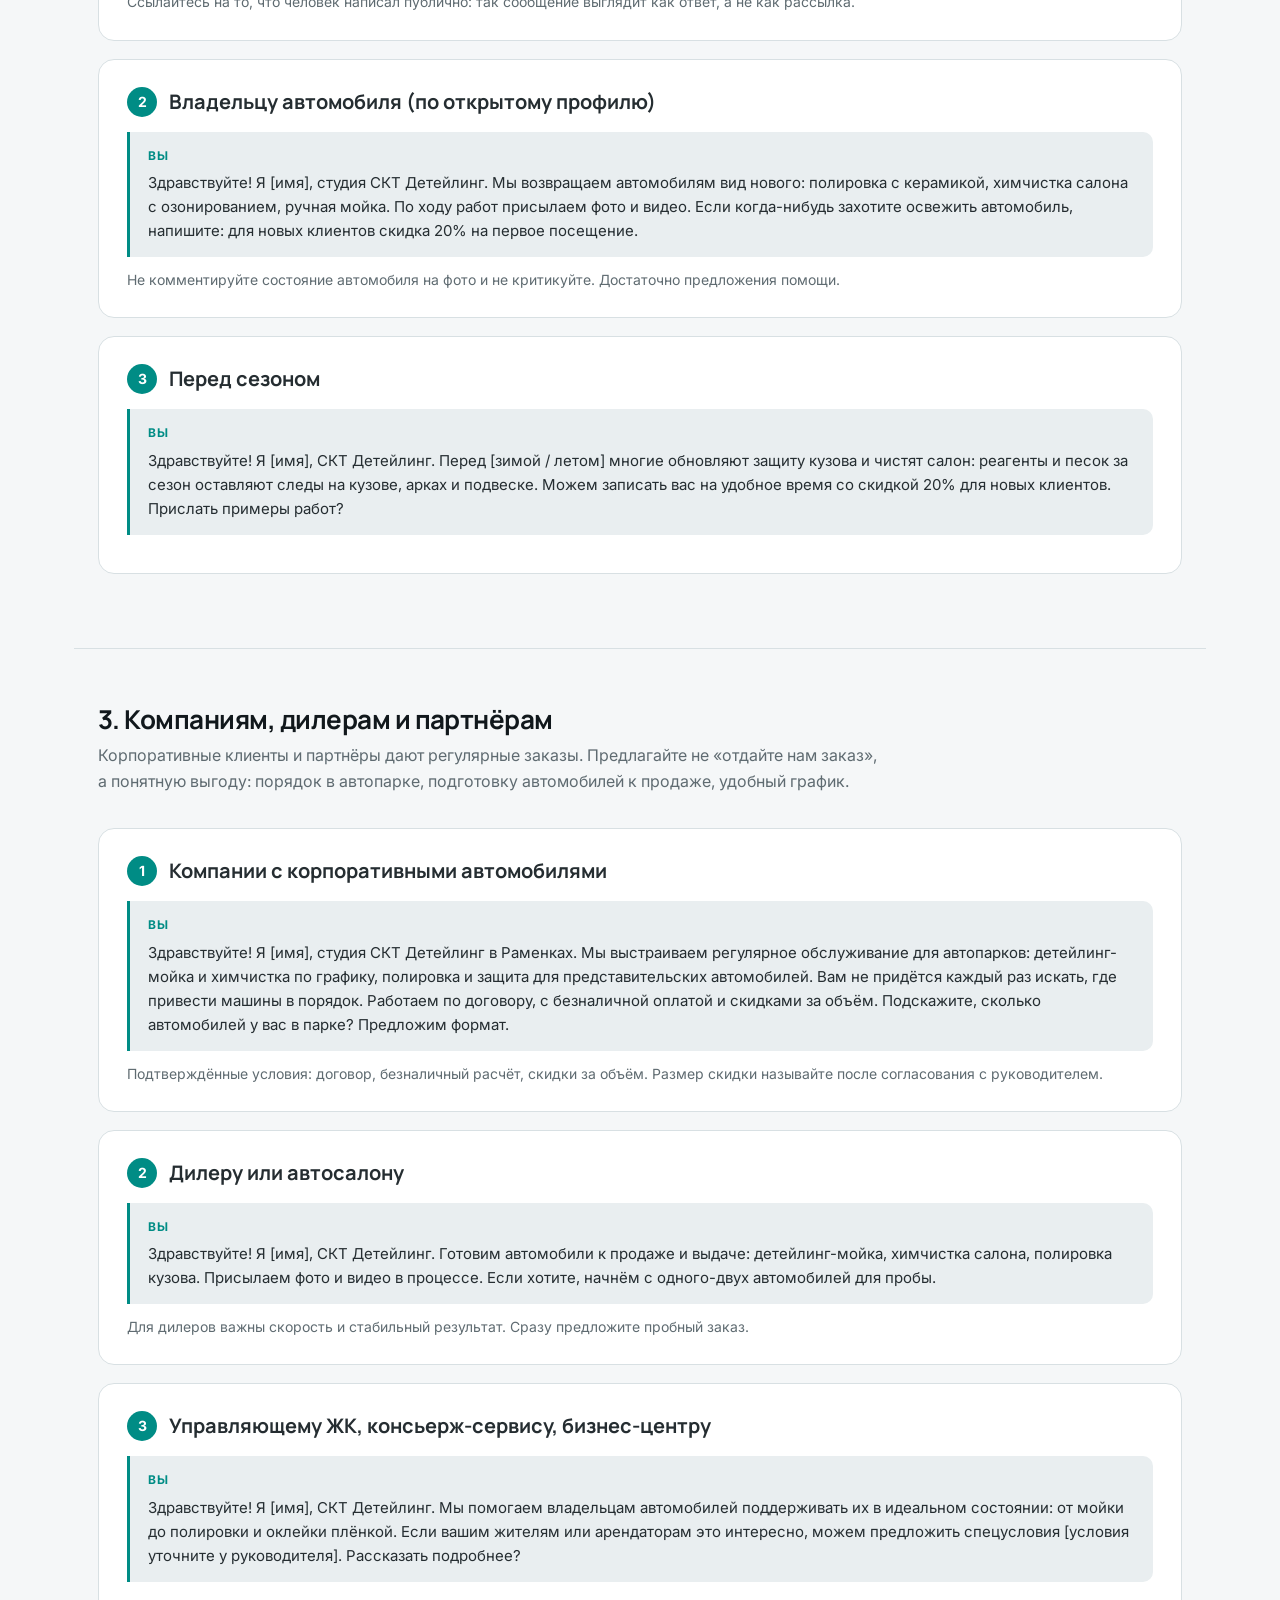
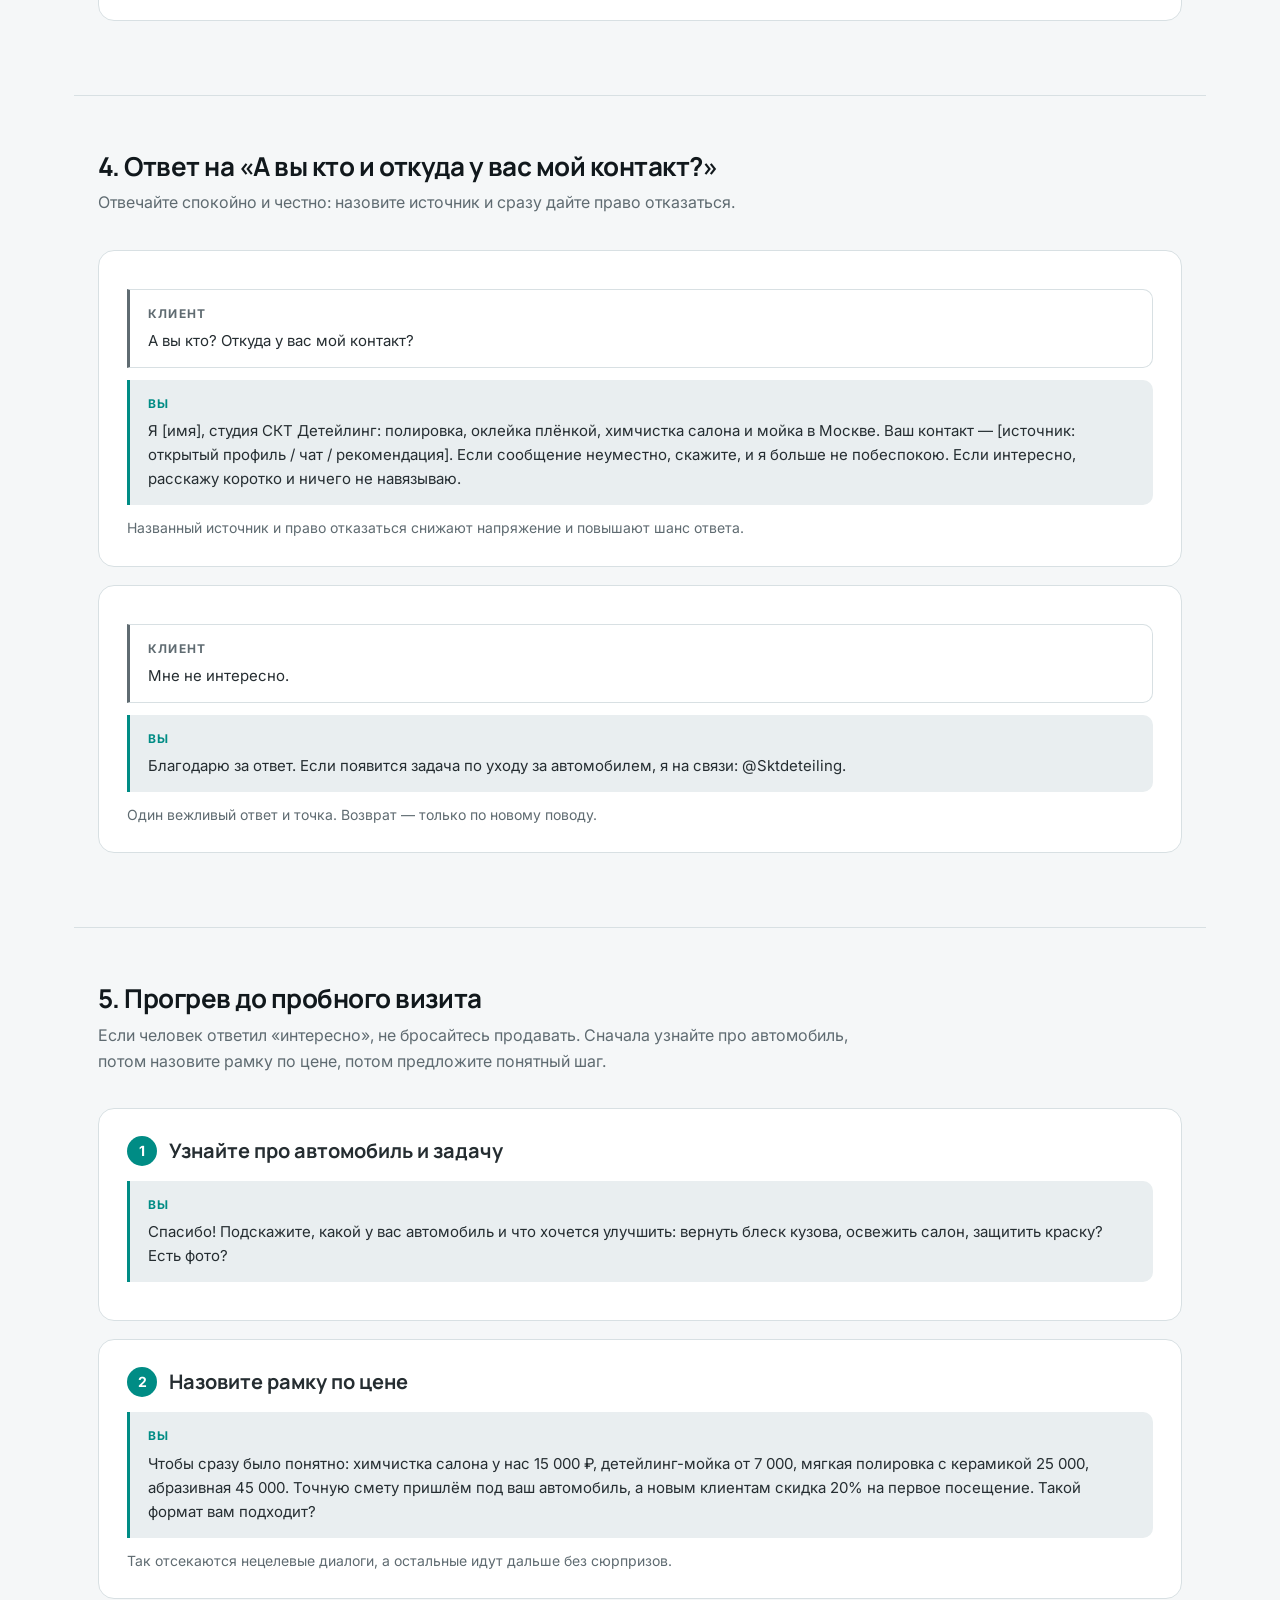
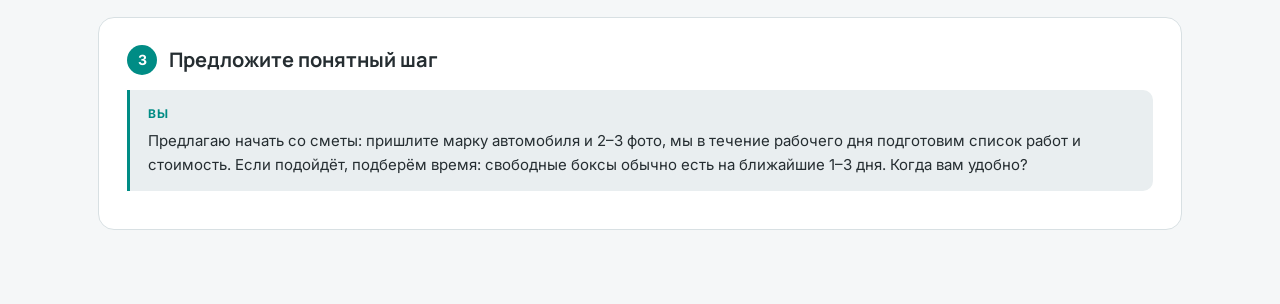
<file: outreach.html>
<!DOCTYPE html>
<html lang="ru">
<head>
<meta charset="UTF-8">
<meta name="viewport" content="width=device-width, initial-scale=1.0">
<title>Скрипт холодных сообщений — СКТ Детейлинг</title>
<meta name="robots" content="noindex">
<link rel="icon" href="img/favicon.svg" type="image/svg+xml">
<link rel="preconnect" href="https://fonts.googleapis.com">
<link rel="preconnect" href="https://fonts.gstatic.com" crossorigin>
<link href="https://fonts.googleapis.com/css2?family=Manrope:wght@500;600;700;800&family=Inter:wght@400;500;600;700&display=swap" rel="stylesheet">
<link rel="stylesheet" href="styles.css">
<link rel="stylesheet" href="materials.css">
</head>
<body>

<div class="doc-bar">
  <div class="doc-bar__inner">
    <a href="index.html" class="doc-bar__back">← <span>Назад на сайт</span></a>
    <div class="doc-actions-wrap doc-bar__actions">
      <a href="materials.html" class="btn btn--outline">Все материалы</a>
    </div>
  </div>
</div>

<div class="container">

  <section class="doc-hero">
    <p class="section-tag">Материал 3 из 3</p>
    <h1>Как писать первым: аутрич для детейлинг-студии</h1>
    <p class="doc-hero__lead">Заявки с рекламы — не единственный канал. Владельцы автомобилей, автопарки, дилеры и сервисы регулярно сталкиваются с вашей задачей и охотнее ответят на аккуратное личное сообщение. Здесь — готовые формулировки для частных клиентов и компаний, ответы на «а вы кто» и правила, чтобы писать без спама. Цель сообщения — не продать, а получить ответ и договориться о пробном визите со скидкой 20% или о разговоре про регулярное обслуживание.</p>
    <nav class="toc">
      <a href="#rules">Правила</a>
      <a href="#first">Частным клиентам</a>
      <a href="#partners">Компаниям и партнёрам</a>
      <a href="#reply">«А вы кто?»</a>
      <a href="#follow">Прогрев</a>
    </nav>
  </section>

  <section class="doc-section" id="rules">
    <h2>1. Прежде чем писать</h2>
    <p class="doc-section__lead">Детейлинг выбирают по доверию и фото результата, поэтому первым сообщением услугу не продают. Ваша цель — вызвать интерес и получить ответ. Сильные аргументы: скидка 20% новым клиентам, смета в течение рабочего дня, фото и видео в процессе работ и рейтинг 5.0 на Яндекс.Картах.</p>
    <div class="grid-2">
      <div class="card">
        <p class="card__title">Кому писать</p>
        <ul class="ul">
          <li>Тем, кто публично спрашивает, где сделать полировку, химчистку салона или оклейку плёнкой в Москве</li>
          <li>Владельцам премиум-автомобилей, активным в автомобильных сообществах и соцсетях</li>
          <li>Компаниям с корпоративными автомобилями, такси-парками, каршерингом и арендой авто</li>
          <li>Автодилерам и автосалонам, которым нужно подготовить автомобили к продаже и выдаче</li>
          <li>Управляющим премиальных жилых комплексов, консьерж-сервисам и бизнес-центрам с паркингами</li>
        </ul>
      </div>
      <div class="card">
        <p class="card__title">Чего не делать</p>
        <ul class="ul">
          <li>Не рассылать один и тот же текст по чатам и сообществам: правила большинства запрещают рекламу</li>
          <li>Не начинать с цены и не давить «успейте записаться»</li>
          <li>Не обещать «дешевле всех»: вы про качество, процесс и результат</li>
          <li>Не продолжать переписку после отказа</li>
        </ul>
      </div>
    </div>
  </section>

  <section class="doc-section" id="first">
    <h2>2. Первое сообщение частному клиенту</h2>
    <p class="doc-section__lead">Коротко и с конкретной пользой. Два-три предложения и один вопрос.</p>
    <div class="card">
      <div class="card__head"><span class="card__step">1</span><p class="card__title">Тому, кто публично ищет студию</p></div>
      <div class="say"><span class="say__who">Вы</span>Здравствуйте! Меня зовут [имя], детейлинг-студия СКТ в Раменках: полировка, оклейка плёнкой, химчистка салона и детейлинг-мойка. Увидели ваш вопрос про [услугу]. Если пришлёте марку автомобиля и фото, в течение рабочего дня подготовим смету, а для новых клиентов есть скидка 20% на первое посещение. Уместно?</div>
      <p class="card__note">Ссылайтесь на то, что человек написал публично: так сообщение выглядит как ответ, а не как рассылка.</p>
    </div>
    <div class="card">
      <div class="card__head"><span class="card__step">2</span><p class="card__title">Владельцу автомобиля (по открытому профилю)</p></div>
      <div class="say"><span class="say__who">Вы</span>Здравствуйте! Я [имя], студия СКТ Детейлинг. Мы возвращаем автомобилям вид нового: полировка с керамикой, химчистка салона с озонированием, ручная мойка. По ходу работ присылаем фото и видео. Если когда-нибудь захотите освежить автомобиль, напишите: для новых клиентов скидка 20% на первое посещение.</div>
      <p class="card__note">Не комментируйте состояние автомобиля на фото и не критикуйте. Достаточно предложения помощи.</p>
    </div>
    <div class="card">
      <div class="card__head"><span class="card__step">3</span><p class="card__title">Перед сезоном</p></div>
      <div class="say"><span class="say__who">Вы</span>Здравствуйте! Я [имя], СКТ Детейлинг. Перед [зимой / летом] многие обновляют защиту кузова и чистят салон: реагенты и песок за сезон оставляют следы на кузове, арках и подвеске. Можем записать вас на удобное время со скидкой 20% для новых клиентов. Прислать примеры работ?</div>
    </div>
  </section>

  <section class="doc-section" id="partners">
    <h2>3. Компаниям, дилерам и партнёрам</h2>
    <p class="doc-section__lead">Корпоративные клиенты и партнёры дают регулярные заказы. Предлагайте не «отдайте нам заказ», а понятную выгоду: порядок в автопарке, подготовку автомобилей к продаже, удобный график.</p>
    <div class="card">
      <div class="card__head"><span class="card__step">1</span><p class="card__title">Компании с корпоративными автомобилями</p></div>
      <div class="say"><span class="say__who">Вы</span>Здравствуйте! Я [имя], студия СКТ Детейлинг в Раменках. Мы выстраиваем регулярное обслуживание для автопарков: детейлинг-мойка и химчистка по графику, полировка и защита для представительских автомобилей. Вам не придётся каждый раз искать, где привести машины в порядок. Работаем по договору, с безналичной оплатой и скидками за объём. Подскажите, сколько автомобилей у вас в парке? Предложим формат.</div>
      <p class="card__note">Подтверждённые условия: договор, безналичный расчёт, скидки за объём. Размер скидки называйте после согласования с руководителем.</p>
    </div>
    <div class="card">
      <div class="card__head"><span class="card__step">2</span><p class="card__title">Дилеру или автосалону</p></div>
      <div class="say"><span class="say__who">Вы</span>Здравствуйте! Я [имя], СКТ Детейлинг. Готовим автомобили к продаже и выдаче: детейлинг-мойка, химчистка салона, полировка кузова. Присылаем фото и видео в процессе. Если хотите, начнём с одного-двух автомобилей для пробы.</div>
      <p class="card__note">Для дилеров важны скорость и стабильный результат. Сразу предложите пробный заказ.</p>
    </div>
    <div class="card">
      <div class="card__head"><span class="card__step">3</span><p class="card__title">Управляющему ЖК, консьерж-сервису, бизнес-центру</p></div>
      <div class="say"><span class="say__who">Вы</span>Здравствуйте! Я [имя], СКТ Детейлинг. Мы помогаем владельцам автомобилей поддерживать их в идеальном состоянии: от мойки до полировки и оклейки плёнкой. Если вашим жителям или арендаторам это интересно, можем предложить спецусловия [условия уточните у руководителя]. Рассказать подробнее?</div>
    </div>
  </section>

  <section class="doc-section" id="reply">
    <h2>4. Ответ на «А вы кто и откуда у вас мой контакт?»</h2>
    <p class="doc-section__lead">Отвечайте спокойно и честно: назовите источник и сразу дайте право отказаться.</p>
    <div class="card">
      <div class="say say--client"><span class="say__who">Клиент</span>А вы кто? Откуда у вас мой контакт?</div>
      <div class="say"><span class="say__who">Вы</span>Я [имя], студия СКТ Детейлинг: полировка, оклейка плёнкой, химчистка салона и мойка в Москве. Ваш контакт — [источник: открытый профиль / чат / рекомендация]. Если сообщение неуместно, скажите, и я больше не побеспокою. Если интересно, расскажу коротко и ничего не навязываю.</div>
      <p class="card__note">Названный источник и право отказаться снижают напряжение и повышают шанс ответа.</p>
    </div>
    <div class="card">
      <div class="say say--client"><span class="say__who">Клиент</span>Мне не интересно.</div>
      <div class="say"><span class="say__who">Вы</span>Благодарю за ответ. Если появится задача по уходу за автомобилем, я на связи: @Sktdeteiling.</div>
      <p class="card__note">Один вежливый ответ и точка. Возврат — только по новому поводу.</p>
    </div>
  </section>

  <section class="doc-section" id="follow">
    <h2>5. Прогрев до пробного визита</h2>
    <p class="doc-section__lead">Если человек ответил «интересно», не бросайтесь продавать. Сначала узнайте про автомобиль, потом назовите рамку по цене, потом предложите понятный шаг.</p>
    <div class="card">
      <div class="card__head"><span class="card__step">1</span><p class="card__title">Узнайте про автомобиль и задачу</p></div>
      <div class="say"><span class="say__who">Вы</span>Спасибо! Подскажите, какой у вас автомобиль и что хочется улучшить: вернуть блеск кузова, освежить салон, защитить краску? Есть фото?</div>
    </div>
    <div class="card">
      <div class="card__head"><span class="card__step">2</span><p class="card__title">Назовите рамку по цене</p></div>
      <div class="say"><span class="say__who">Вы</span>Чтобы сразу было понятно: химчистка салона у нас 15 000 ₽, детейлинг-мойка от 7 000, мягкая полировка с керамикой 25 000, абразивная 45 000. Точную смету пришлём под ваш автомобиль, а новым клиентам скидка 20% на первое посещение. Такой формат вам подходит?</div>
      <p class="card__note">Так отсекаются нецелевые диалоги, а остальные идут дальше без сюрпризов.</p>
    </div>
    <div class="card">
      <div class="card__head"><span class="card__step">3</span><p class="card__title">Предложите понятный шаг</p></div>
      <div class="say"><span class="say__who">Вы</span>Предлагаю начать со сметы: пришлите марку автомобиля и 2–3 фото, мы в течение рабочего дня подготовим список работ и стоимость. Если подойдёт, подберём время: свободные боксы обычно есть на ближайшие 1–3 дня. Когда вам удобно?</div>
    </div>
  </section>

</div>

<script src="script.js"></script>
</body>
</html>
</file>
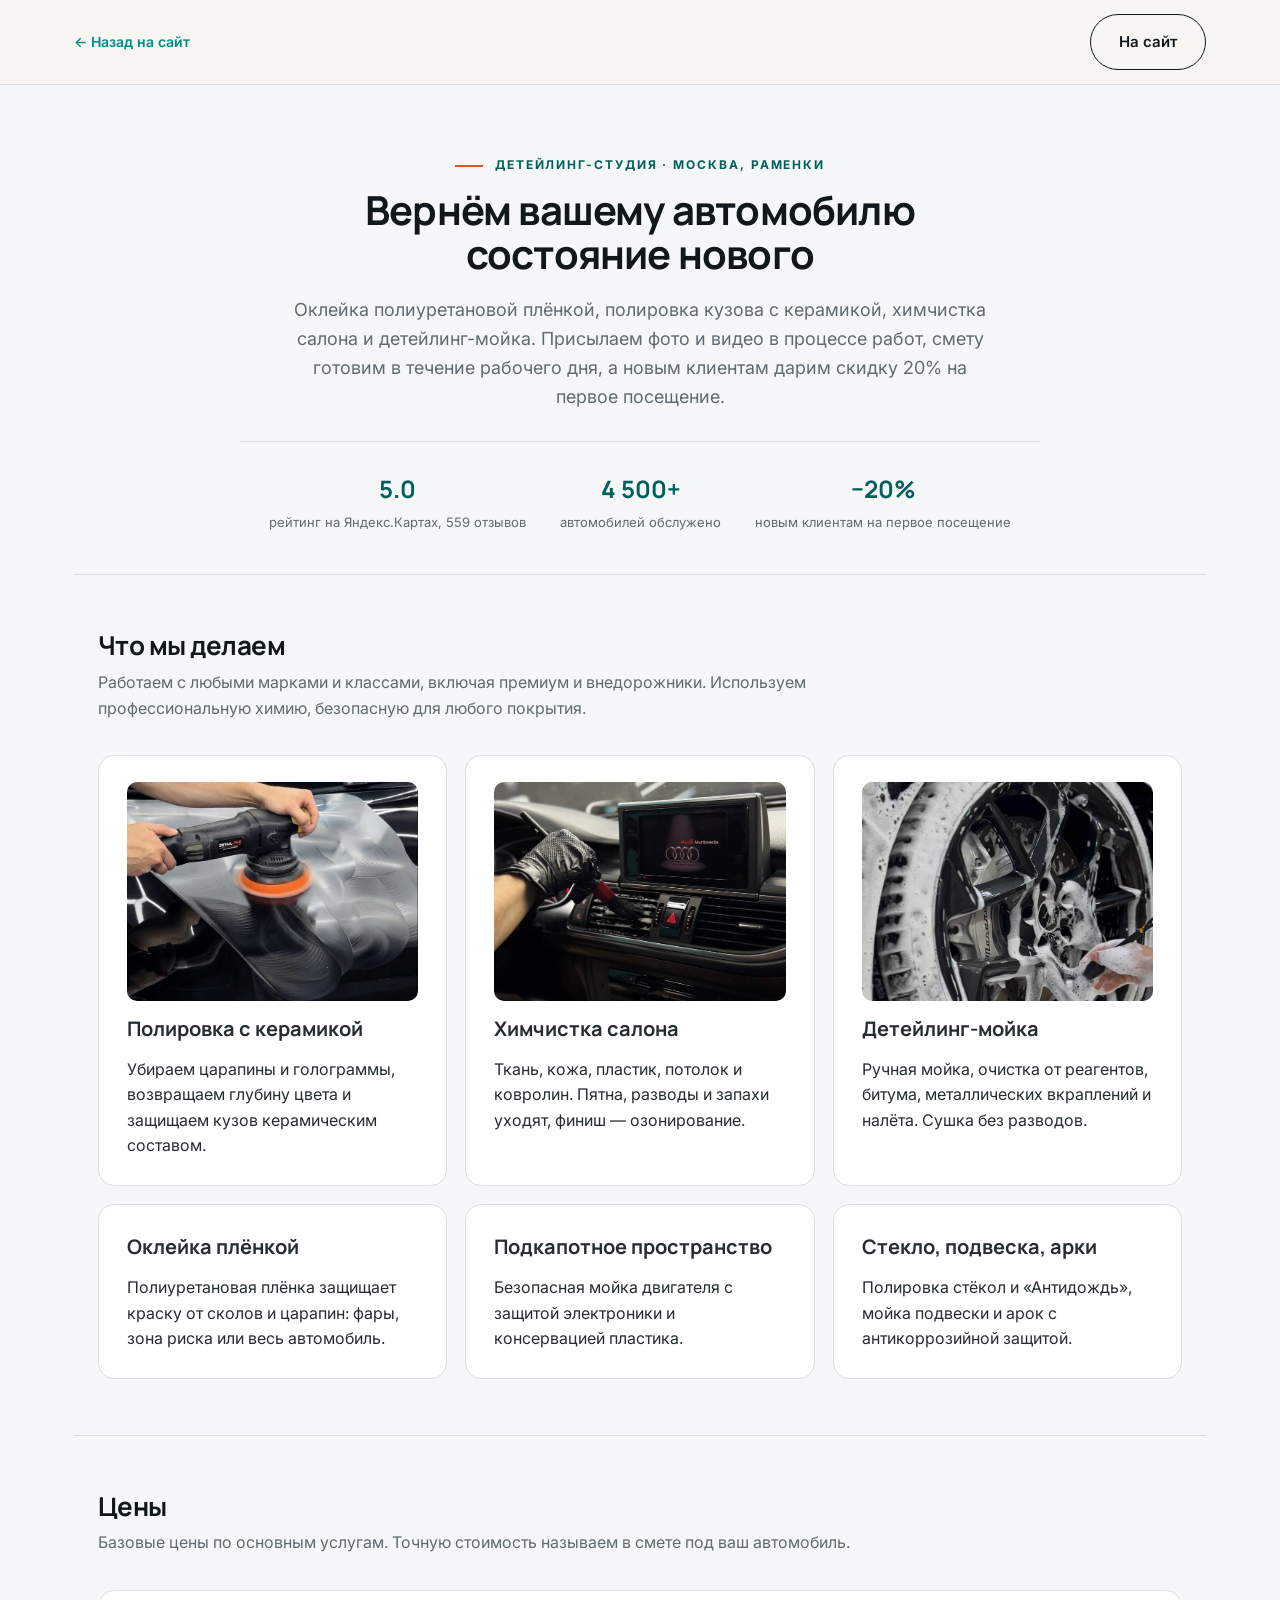
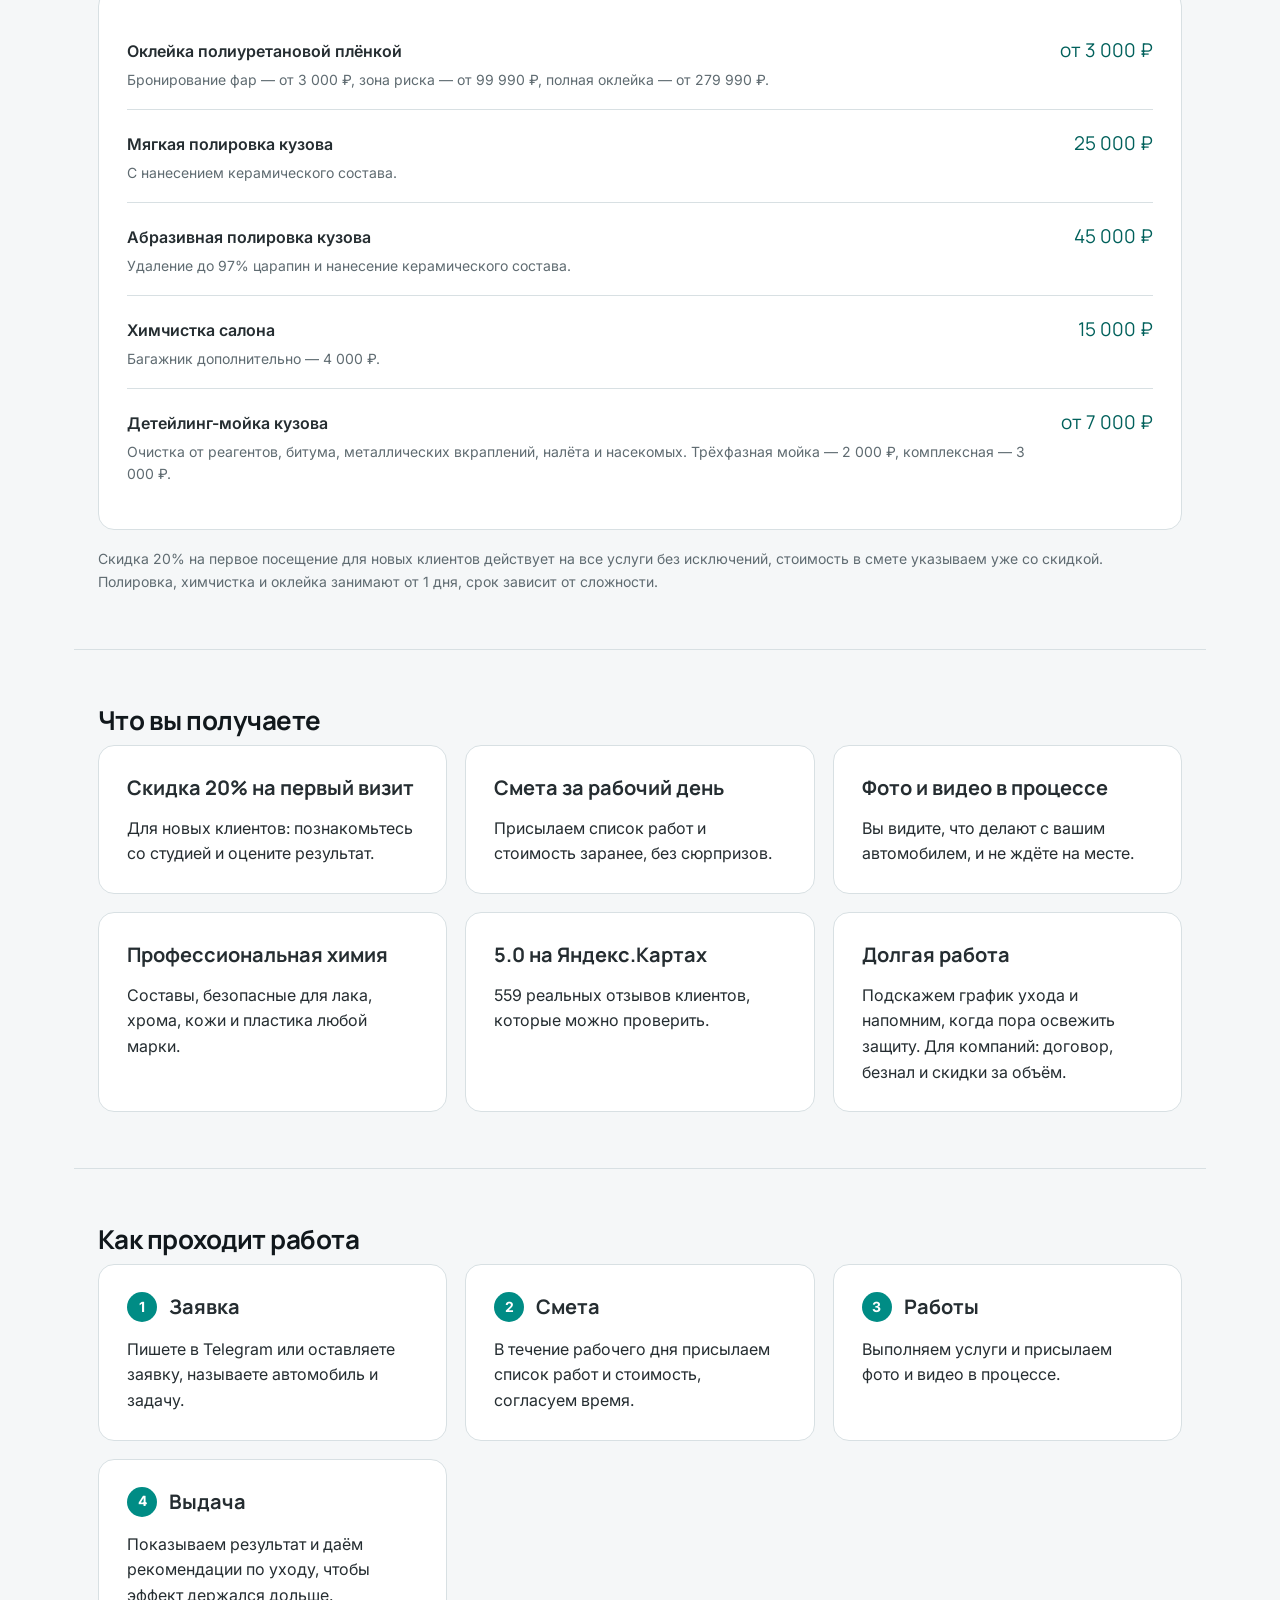
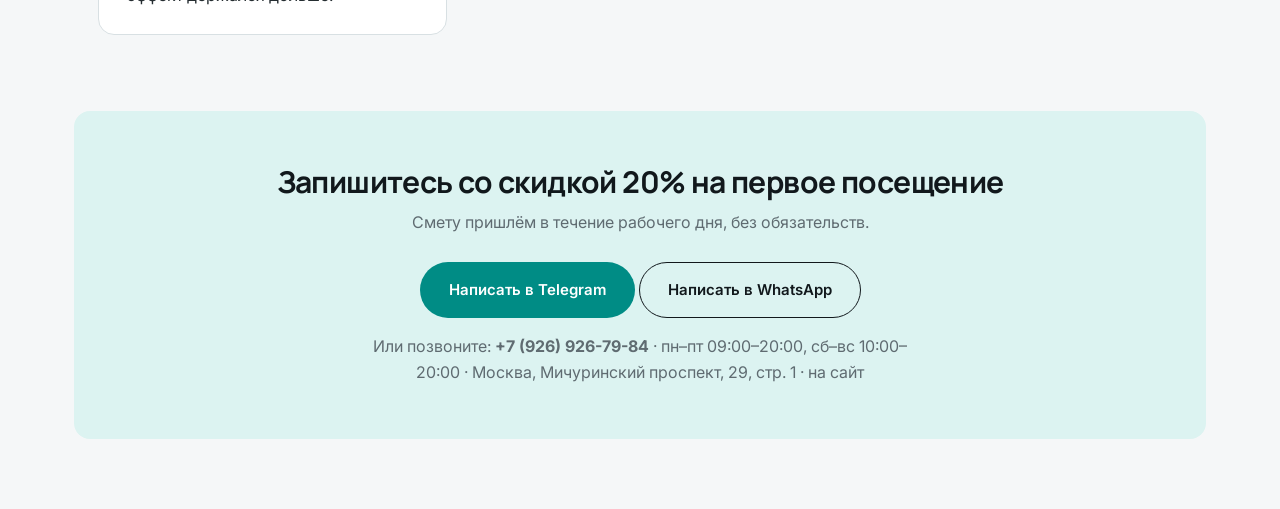
<file: presentation.html>
<!DOCTYPE html>
<html lang="ru">
<head>
<meta charset="UTF-8">
<meta name="viewport" content="width=device-width, initial-scale=1.0">
<title>СКТ Детейлинг — полировка, оклейка плёнкой, химчистка салона в Москве</title>
<meta name="robots" content="noindex">
<link rel="icon" href="img/favicon.svg" type="image/svg+xml">
<link rel="preconnect" href="https://fonts.googleapis.com">
<link rel="preconnect" href="https://fonts.gstatic.com" crossorigin>
<link href="https://fonts.googleapis.com/css2?family=Manrope:wght@500;600;700;800&family=Inter:wght@400;500;600;700&display=swap" rel="stylesheet">
<link rel="stylesheet" href="styles.css">
<link rel="stylesheet" href="materials.css">
</head>
<body>

<div class="doc-bar">
  <div class="doc-bar__inner">
    <a href="index.html" class="doc-bar__back">← <span>Назад на сайт</span></a>
    <div class="doc-actions-wrap doc-bar__actions">
      <a href="index.html" class="btn btn--outline">На сайт</a>
    </div>
  </div>
</div>

<div class="container">

  <section class="pitch">
    <p class="section-tag eyebrow--center">Детейлинг-студия · Москва, Раменки</p>
    <h1>Вернём вашему автомобилю состояние нового</h1>
    <p class="pitch__lead">Оклейка полиуретановой плёнкой, полировка кузова с керамикой, химчистка салона и детейлинг-мойка. Присылаем фото и видео в процессе работ, смету готовим в течение рабочего дня, а новым клиентам дарим скидку 20% на первое посещение.</p>
    <div class="pitch__meta">
      <div><b>5.0</b><span>рейтинг на Яндекс.Картах, 559 отзывов</span></div>
      <div><b>4 500+</b><span>автомобилей обслужено</span></div>
      <div><b>−20%</b><span>новым клиентам на первое посещение</span></div>
    </div>
  </section>

  <section class="doc-section">
    <h2>Что мы делаем</h2>
    <p class="doc-section__lead">Работаем с любыми марками и классами, включая премиум и внедорожники. Используем профессиональную химию, безопасную для любого покрытия.</p>
    <div class="grid-3">
      <div class="card"><img src="img/polirovka.jpg" alt="Полировка кузова" style="width:100%;aspect-ratio:4/3;object-fit:cover;border-radius:10px;display:block"><p class="card__title" style="margin-top:12px">Полировка с керамикой</p><p>Убираем царапины и голограммы, возвращаем глубину цвета и защищаем кузов керамическим составом.</p></div>
      <div class="card"><img src="img/himchistka.jpg" alt="Химчистка салона" style="width:100%;aspect-ratio:4/3;object-fit:cover;border-radius:10px;display:block"><p class="card__title" style="margin-top:12px">Химчистка салона</p><p>Ткань, кожа, пластик, потолок и ковролин. Пятна, разводы и запахи уходят, финиш — озонирование.</p></div>
      <div class="card"><img src="img/moyka.jpg" alt="Детейлинг-мойка" style="width:100%;aspect-ratio:4/3;object-fit:cover;border-radius:10px;display:block"><p class="card__title" style="margin-top:12px">Детейлинг-мойка</p><p>Ручная мойка, очистка от реагентов, битума, металлических вкраплений и налёта. Сушка без разводов.</p></div>
    </div>
    <div class="grid-3" style="margin-top:18px">
      <div class="card"><p class="card__title">Оклейка плёнкой</p><p>Полиуретановая плёнка защищает краску от сколов и царапин: фары, зона риска или весь автомобиль.</p></div>
      <div class="card"><p class="card__title">Подкапотное пространство</p><p>Безопасная мойка двигателя с защитой электроники и консервацией пластика.</p></div>
      <div class="card"><p class="card__title">Стекло, подвеска, арки</p><p>Полировка стёкол и «Антидождь», мойка подвески и арок с антикоррозийной защитой.</p></div>
    </div>
  </section>

  <section class="doc-section">
    <h2>Цены</h2>
    <p class="doc-section__lead">Базовые цены по основным услугам. Точную стоимость называем в смете под ваш автомобиль.</p>
    <div class="card">
      <div class="offer">
        <div><span class="offer__name">Оклейка полиуретановой плёнкой</span><span class="offer__desc">Бронирование фар — от 3 000 ₽, зона риска — от 99 990 ₽, полная оклейка — от 279 990 ₽.</span></div>
        <span class="offer__price">от 3 000 ₽</span>
      </div>
      <div class="offer">
        <div><span class="offer__name">Мягкая полировка кузова</span><span class="offer__desc">С нанесением керамического состава.</span></div>
        <span class="offer__price">25 000 ₽</span>
      </div>
      <div class="offer">
        <div><span class="offer__name">Абразивная полировка кузова</span><span class="offer__desc">Удаление до 97% царапин и нанесение керамического состава.</span></div>
        <span class="offer__price">45 000 ₽</span>
      </div>
      <div class="offer">
        <div><span class="offer__name">Химчистка салона</span><span class="offer__desc">Багажник дополнительно — 4 000 ₽.</span></div>
        <span class="offer__price">15 000 ₽</span>
      </div>
      <div class="offer">
        <div><span class="offer__name">Детейлинг-мойка кузова</span><span class="offer__desc">Очистка от реагентов, битума, металлических вкраплений, налёта и насекомых. Трёхфазная мойка — 2 000 ₽, комплексная — 3 000 ₽.</span></div>
        <span class="offer__price">от 7 000 ₽</span>
      </div>
    </div>
    <p class="card__note" style="margin-top:14px">Скидка 20% на первое посещение для новых клиентов действует на все услуги без исключений, стоимость в смете указываем уже со скидкой. Полировка, химчистка и оклейка занимают от 1 дня, срок зависит от сложности.</p>
  </section>

  <section class="doc-section">
    <h2>Что вы получаете</h2>
    <div class="grid-3">
      <div class="card"><p class="card__title">Скидка 20% на первый визит</p><p>Для новых клиентов: познакомьтесь со студией и оцените результат.</p></div>
      <div class="card"><p class="card__title">Смета за рабочий день</p><p>Присылаем список работ и стоимость заранее, без сюрпризов.</p></div>
      <div class="card"><p class="card__title">Фото и видео в процессе</p><p>Вы видите, что делают с вашим автомобилем, и не ждёте на месте.</p></div>
      <div class="card"><p class="card__title">Профессиональная химия</p><p>Составы, безопасные для лака, хрома, кожи и пластика любой марки.</p></div>
      <div class="card"><p class="card__title">5.0 на Яндекс.Картах</p><p>559 реальных отзывов клиентов, которые можно проверить.</p></div>
      <div class="card"><p class="card__title">Долгая работа</p><p>Подскажем график ухода и напомним, когда пора освежить защиту. Для компаний: договор, безнал и скидки за объём.</p></div>
    </div>
  </section>

  <section class="doc-section">
    <h2>Как проходит работа</h2>
    <div class="grid-3">
      <div class="card"><div class="card__head"><span class="card__step">1</span><p class="card__title">Заявка</p></div><p>Пишете в Telegram или оставляете заявку, называете автомобиль и задачу.</p></div>
      <div class="card"><div class="card__head"><span class="card__step">2</span><p class="card__title">Смета</p></div><p>В течение рабочего дня присылаем список работ и стоимость, согласуем время.</p></div>
      <div class="card"><div class="card__head"><span class="card__step">3</span><p class="card__title">Работы</p></div><p>Выполняем услуги и присылаем фото и видео в процессе.</p></div>
      <div class="card"><div class="card__head"><span class="card__step">4</span><p class="card__title">Выдача</p></div><p>Показываем результат и даём рекомендации по уходу, чтобы эффект держался дольше.</p></div>
    </div>
  </section>

  <section class="cta-final">
    <h2>Запишитесь со скидкой 20% на первое посещение</h2>
    <p>Смету пришлём в течение рабочего дня, без обязательств.</p>
    <a href="https://t.me/Sktdeteiling" target="_blank" rel="noopener" class="btn btn--primary">Написать в Telegram</a> <a href="https://wa.me/message/DIOPWNMCZOU5G1" target="_blank" rel="noopener" class="btn btn--outline">Написать в WhatsApp</a>
    <p style="margin-top:16px;margin-bottom:0">Или позвоните: <a href="tel:+79269267984"><b>+7 (926) 926-79-84</b></a> · пн–пт 09:00–20:00, сб–вс 10:00–20:00 · Москва, Мичуринский проспект, 29, стр. 1 · <a href="index.html">на сайт</a></p>
  </section>

</div>

<script src="script.js"></script>
</body>
</html>
</file>
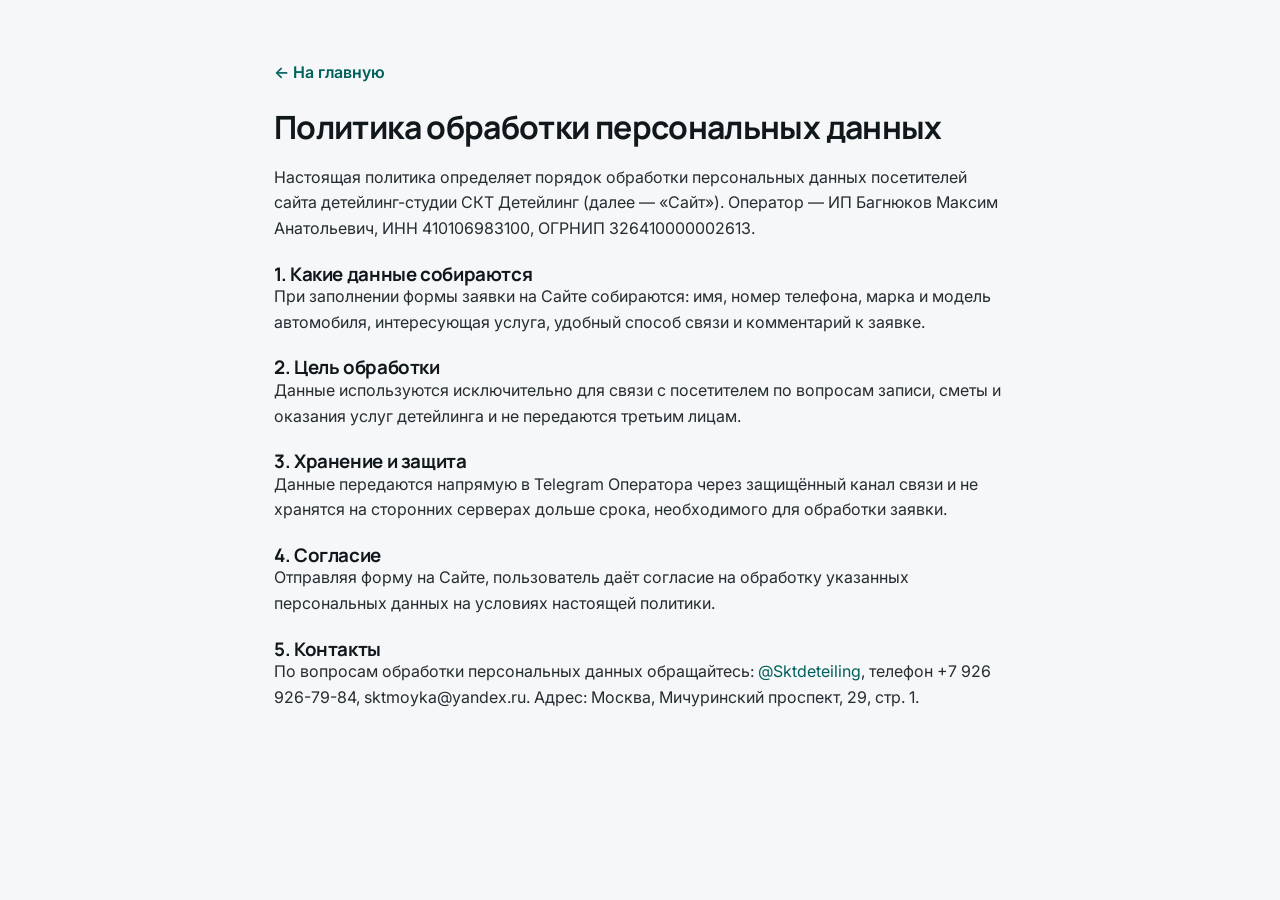
<file: privacy.html>
<!DOCTYPE html>
<html lang="ru">
<head>
<meta charset="UTF-8">
<meta name="viewport" content="width=device-width, initial-scale=1.0">
<title>Политика обработки персональных данных — СКТ Детейлинг</title>
<link rel="icon" href="img/favicon.svg" type="image/svg+xml">
<link href="https://fonts.googleapis.com/css2?family=Manrope:wght@600;800&family=Inter:wght@400;600&display=swap" rel="stylesheet">
<link rel="stylesheet" href="styles.css">
</head>
<body>
<div class="container" style="padding: 60px 24px; max-width: 780px;">
  <a href="index.html" style="color: var(--clr-accent-dark); font-weight: 600;">← На главную</a>
  <h1 style="margin-top: 24px; margin-bottom: 20px; font-size: 32px;">Политика обработки персональных данных</h1>
  <p>Настоящая политика определяет порядок обработки персональных данных посетителей сайта детейлинг-студии СКТ Детейлинг (далее — «Сайт»). Оператор — ИП Багнюков Максим Анатольевич, ИНН 410106983100, ОГРНИП 326410000002613.</p>
  <h3 style="margin-top:22px">1. Какие данные собираются</h3>
  <p>При заполнении формы заявки на Сайте собираются: имя, номер телефона, марка и модель автомобиля, интересующая услуга, удобный способ связи и комментарий к заявке.</p>
  <h3 style="margin-top:22px">2. Цель обработки</h3>
  <p>Данные используются исключительно для связи с посетителем по вопросам записи, сметы и оказания услуг детейлинга и не передаются третьим лицам.</p>
  <h3 style="margin-top:22px">3. Хранение и защита</h3>
  <p>Данные передаются напрямую в Telegram Оператора через защищённый канал связи и не хранятся на сторонних серверах дольше срока, необходимого для обработки заявки.</p>
  <h3 style="margin-top:22px">4. Согласие</h3>
  <p>Отправляя форму на Сайте, пользователь даёт согласие на обработку указанных персональных данных на условиях настоящей политики.</p>
  <h3 style="margin-top:22px">5. Контакты</h3>
  <p>По вопросам обработки персональных данных обращайтесь: <a href="https://t.me/Sktdeteiling" target="_blank" rel="noopener" style="color:var(--clr-accent-dark)">@Sktdeteiling</a>, телефон +7 926 926-79-84, sktmoyka@yandex.ru. Адрес: Москва, Мичуринский проспект, 29, стр. 1.</p>
</div>
</body>
</html>
</file>
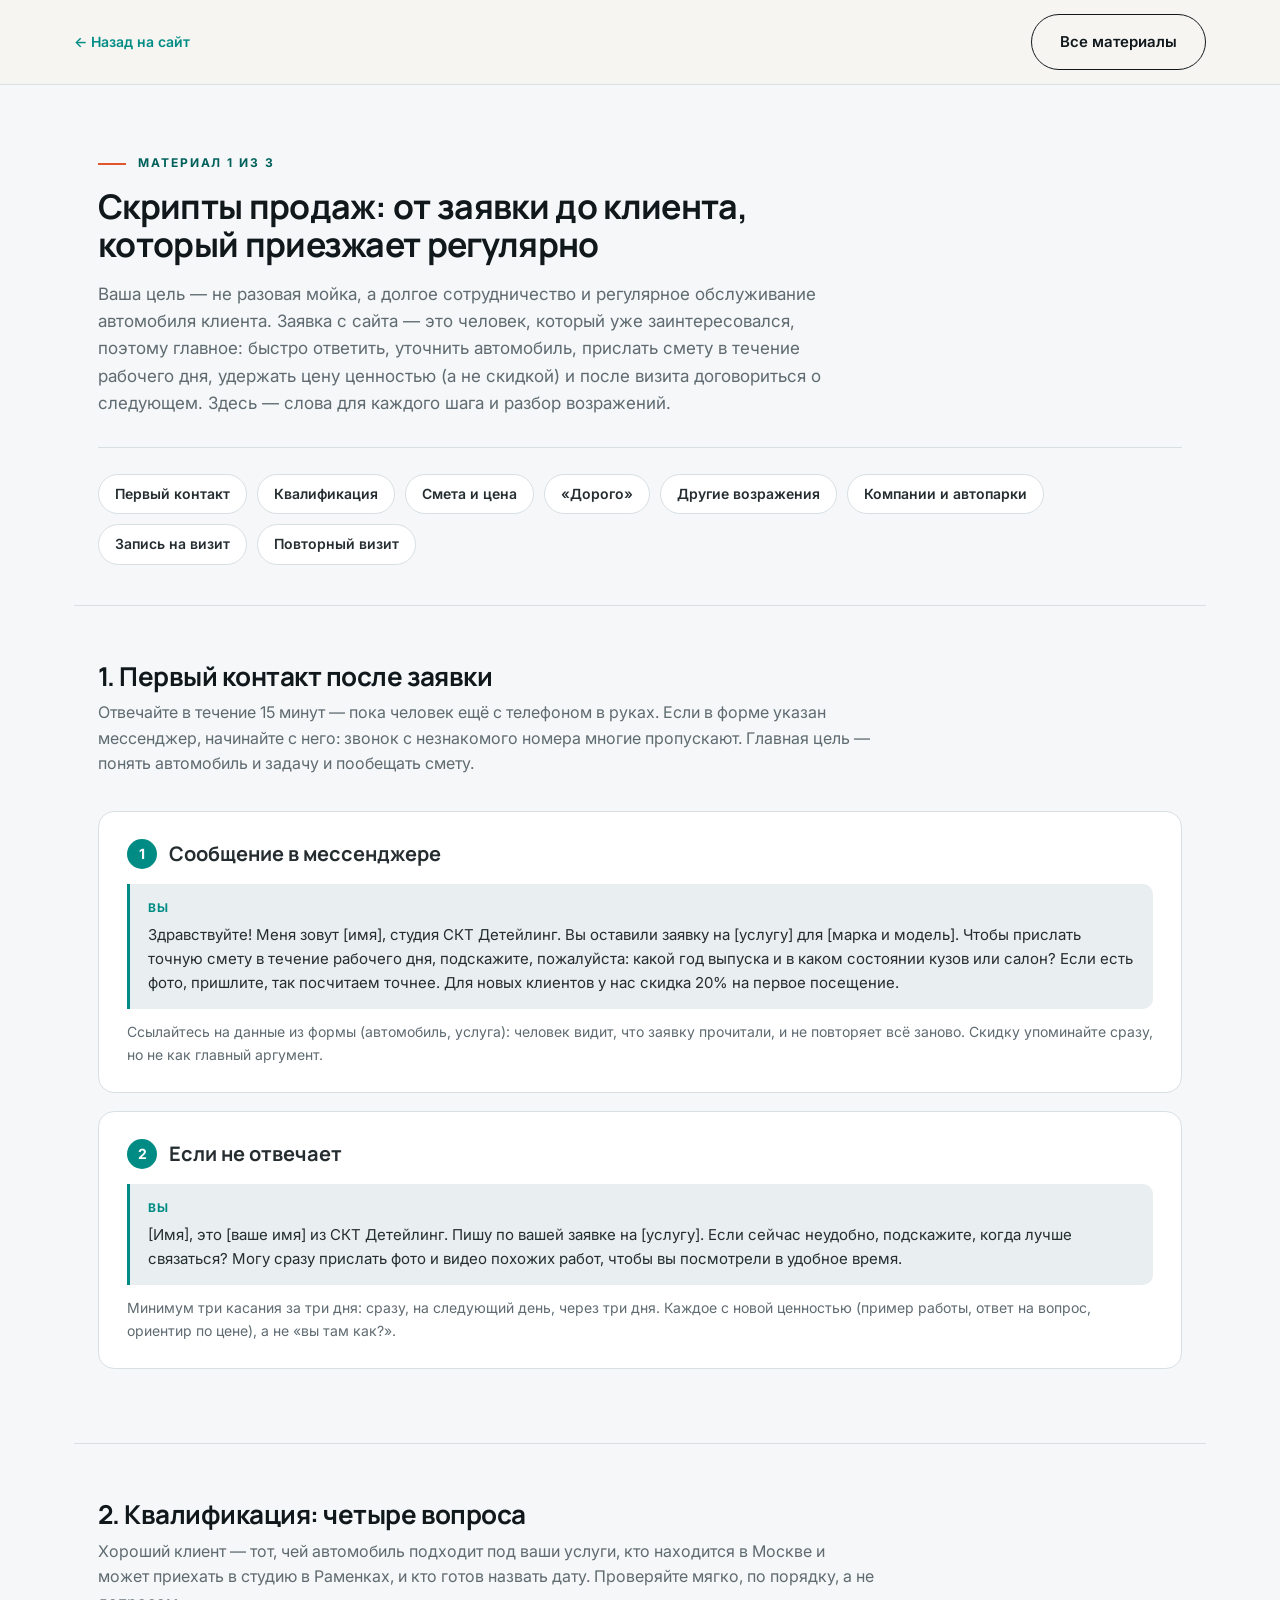
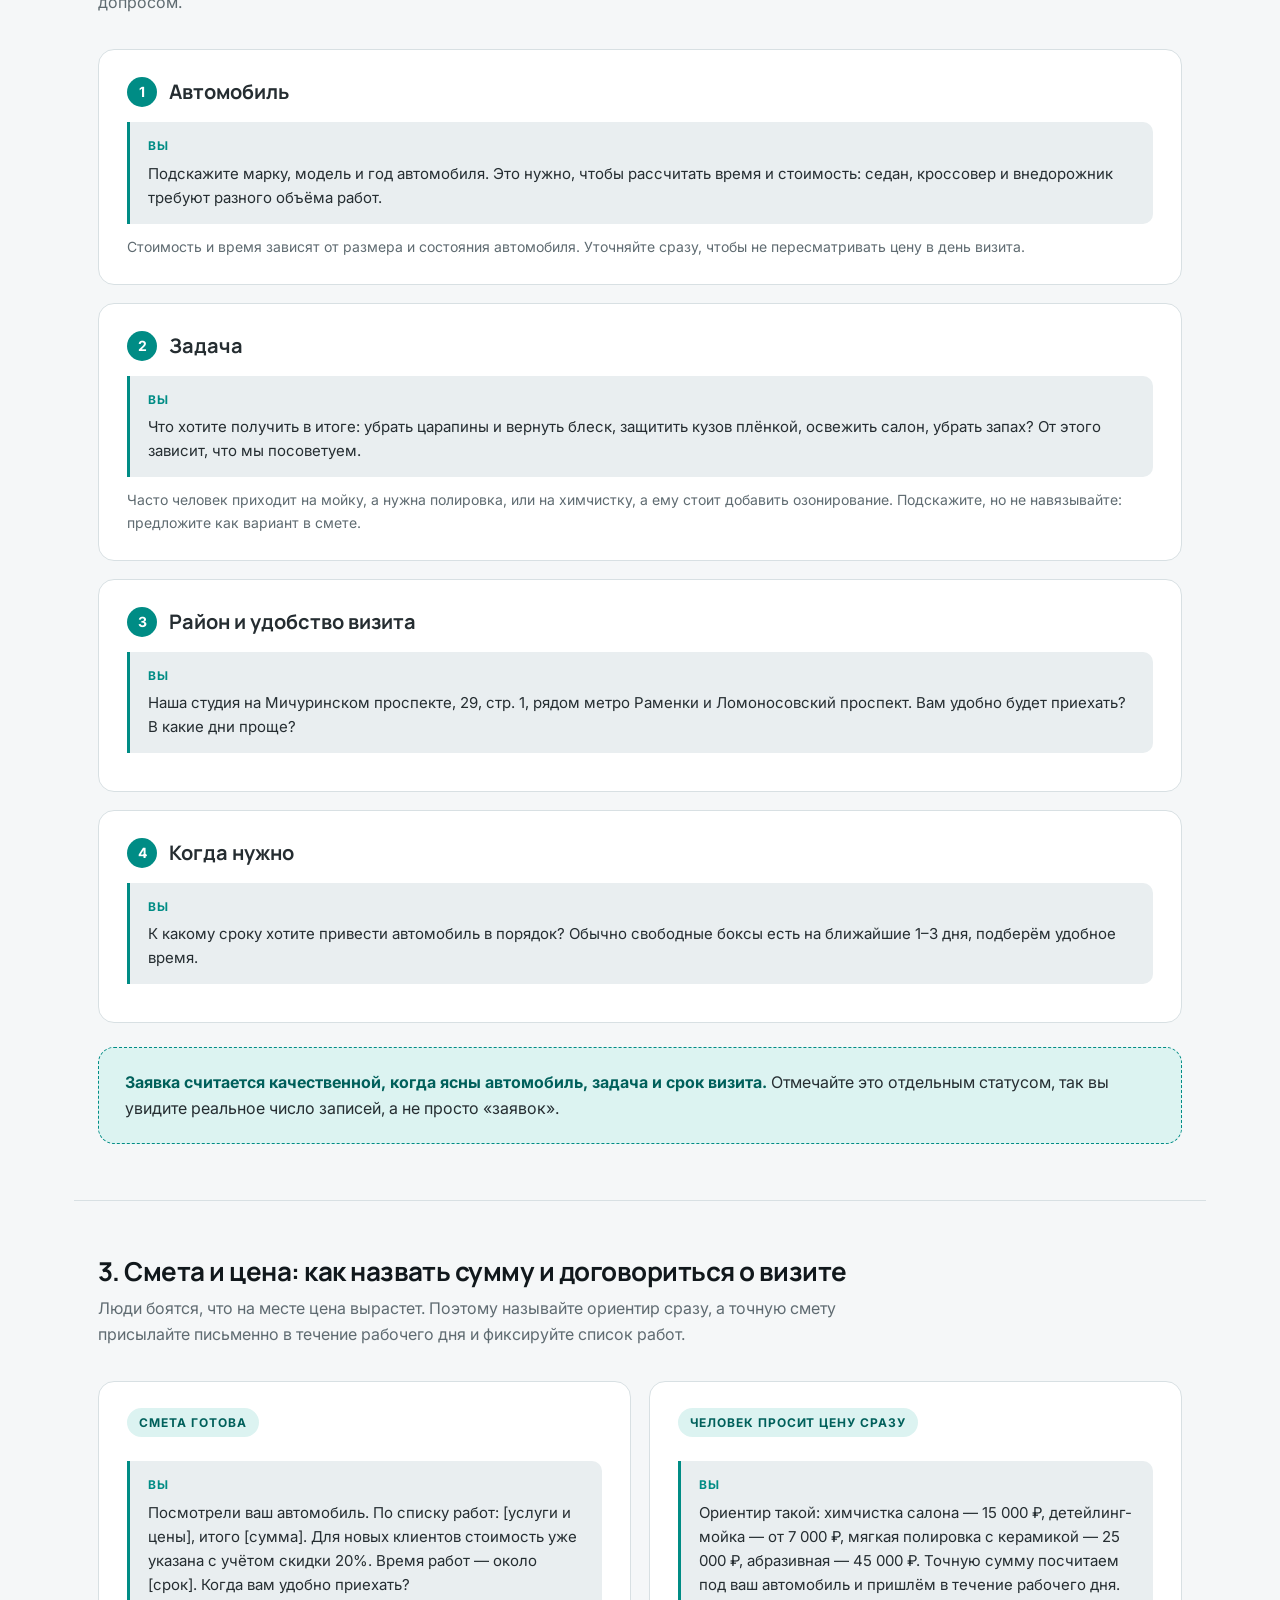
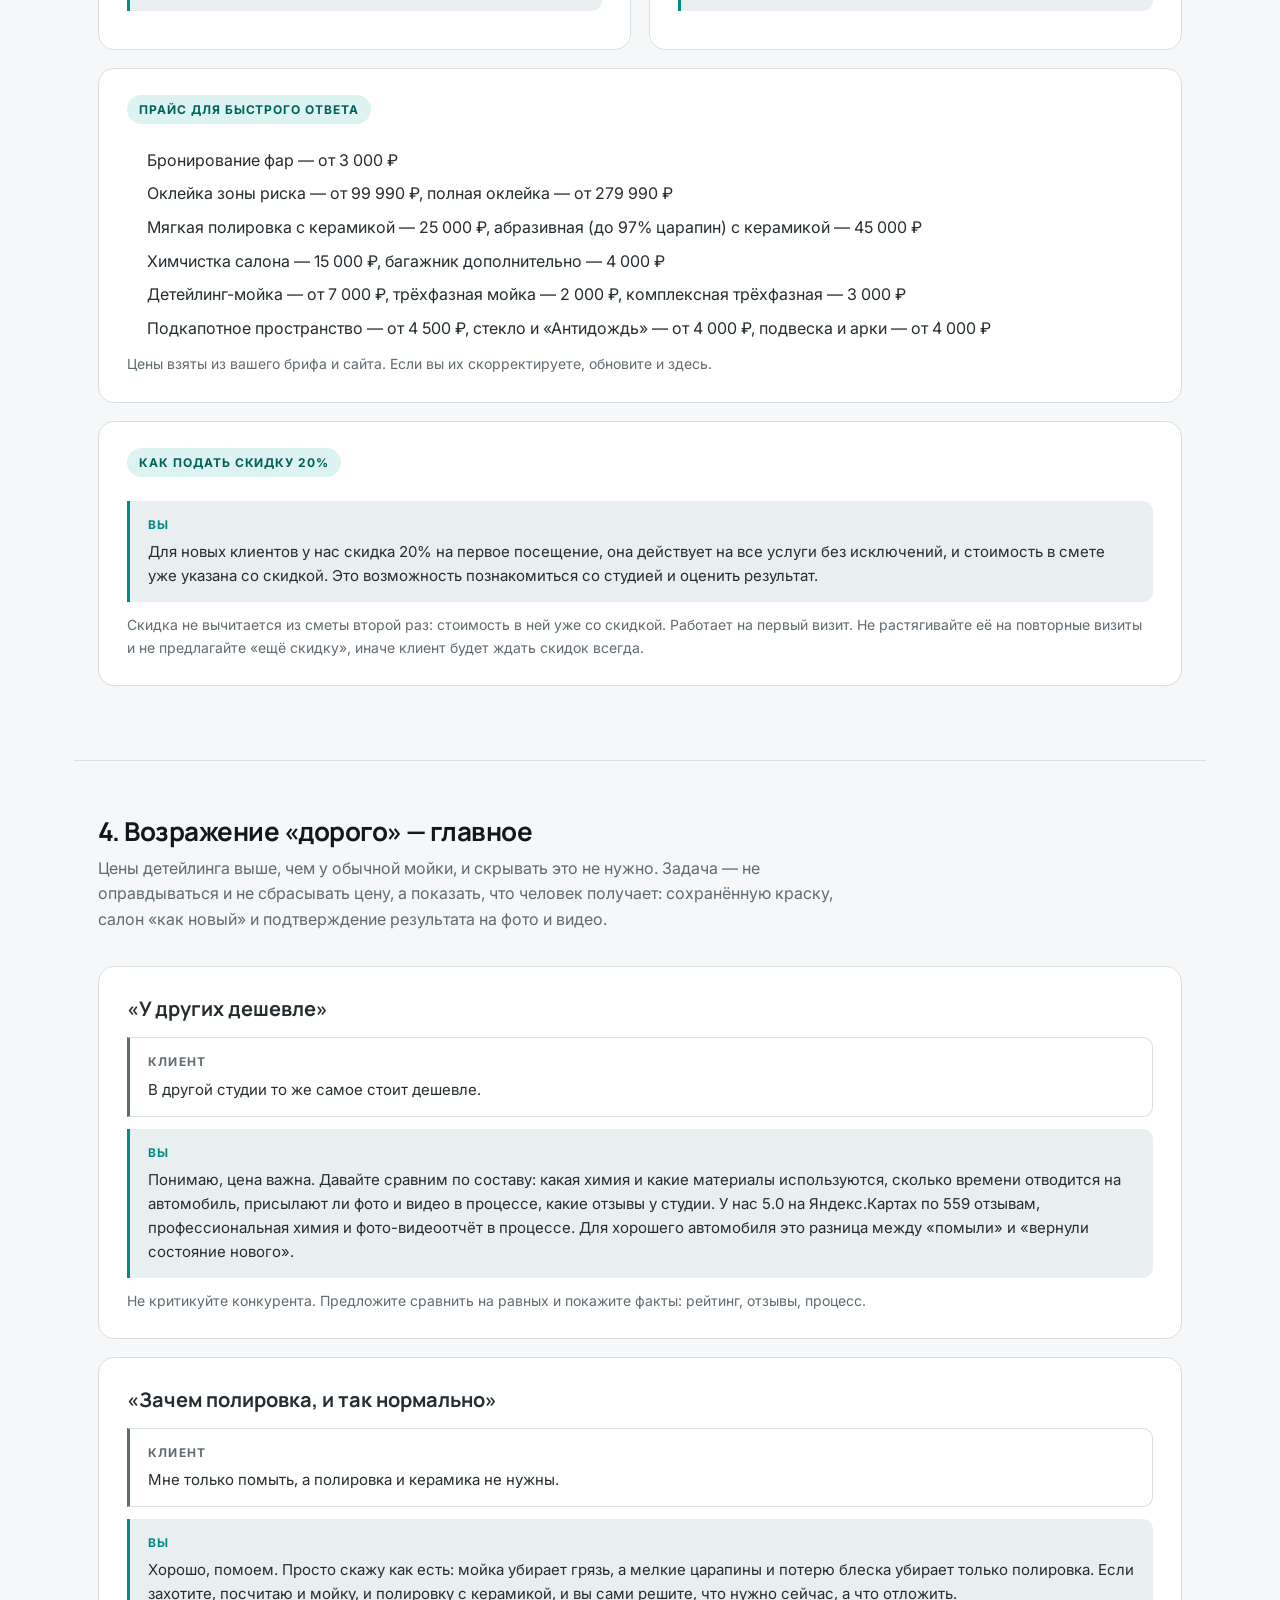
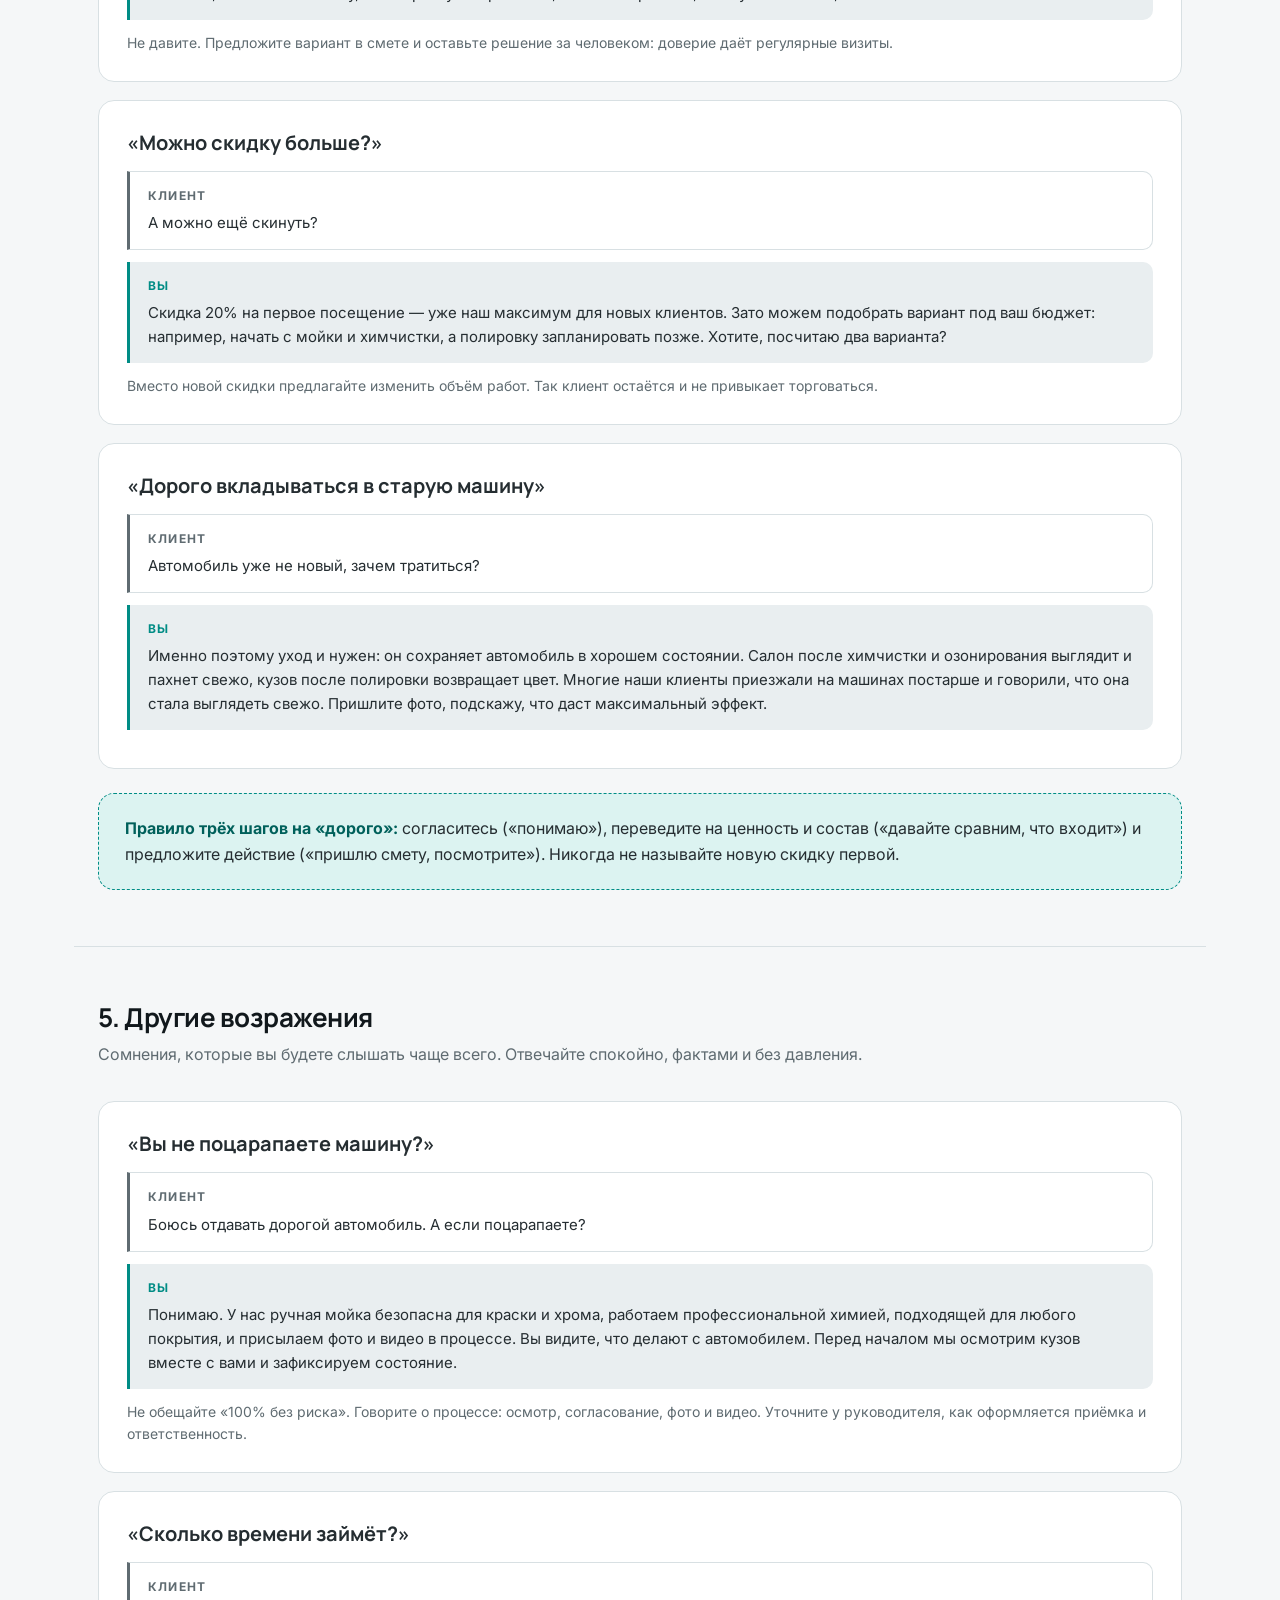
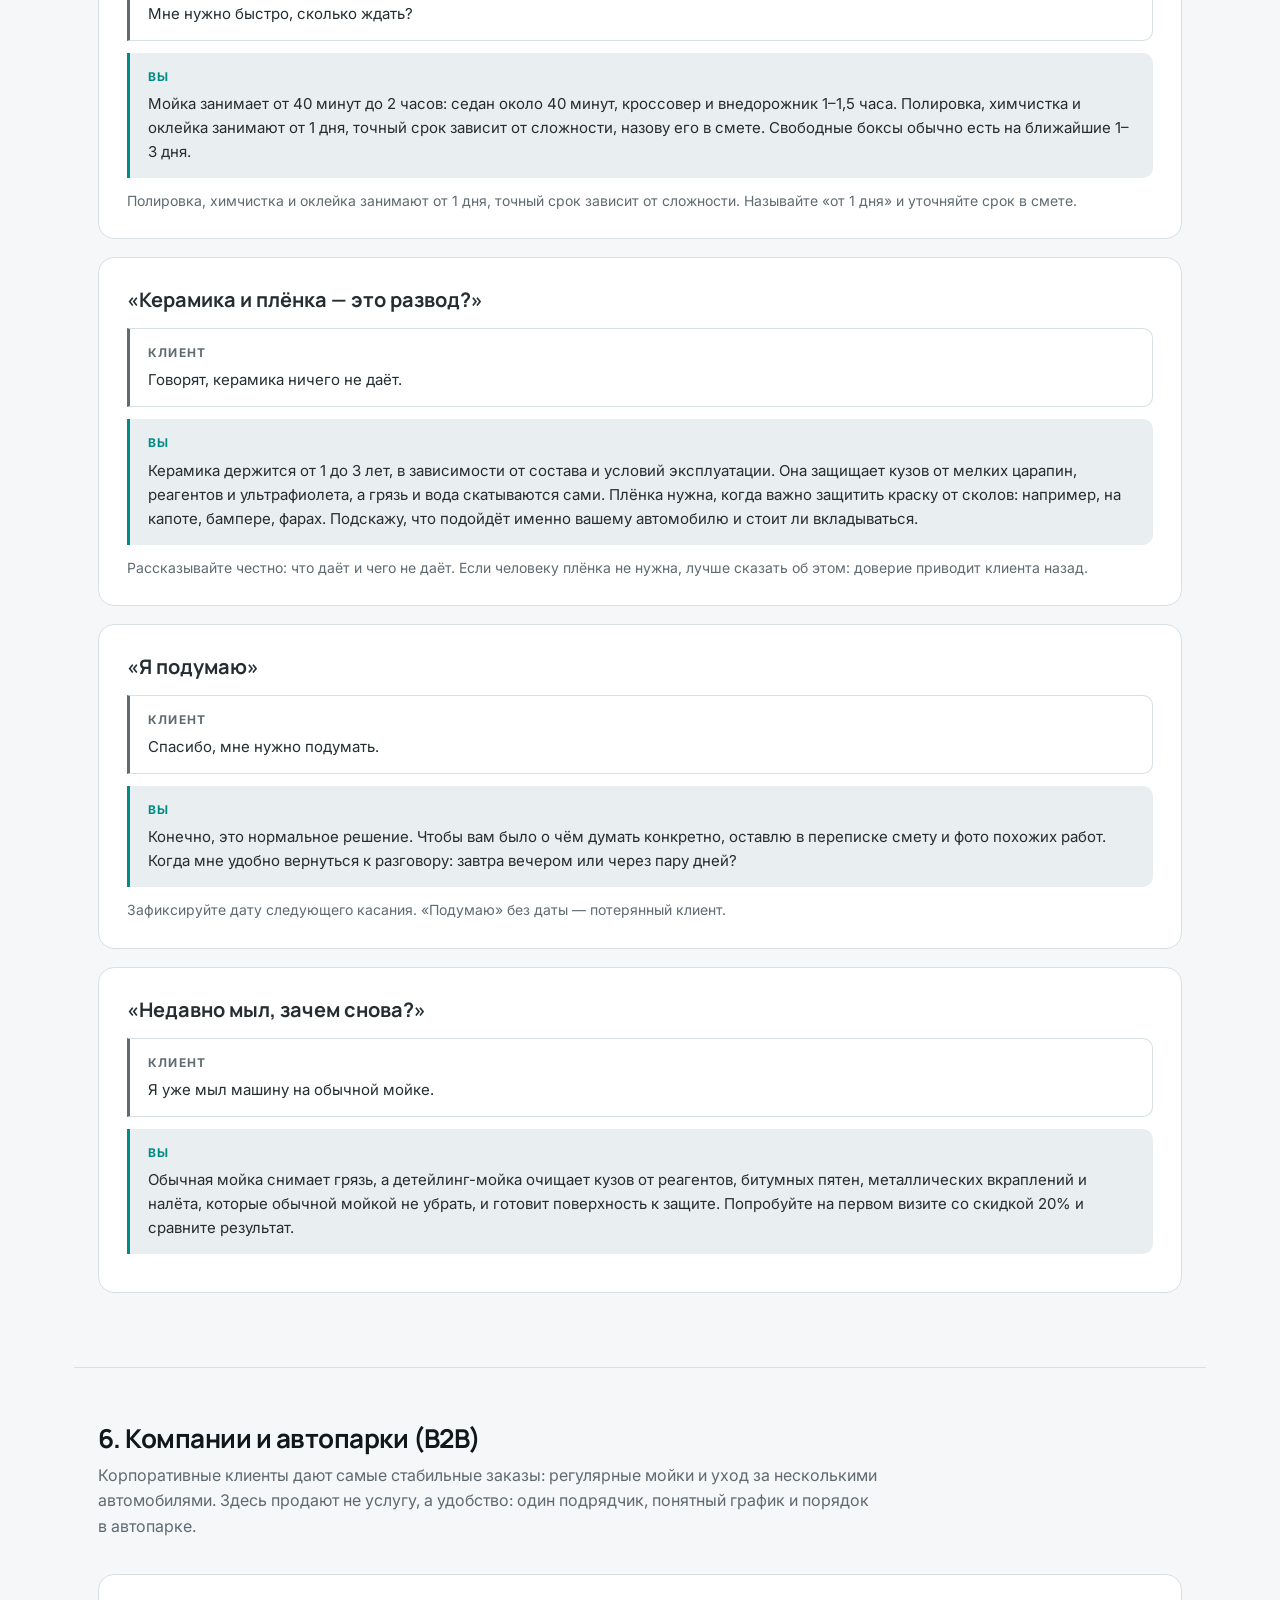
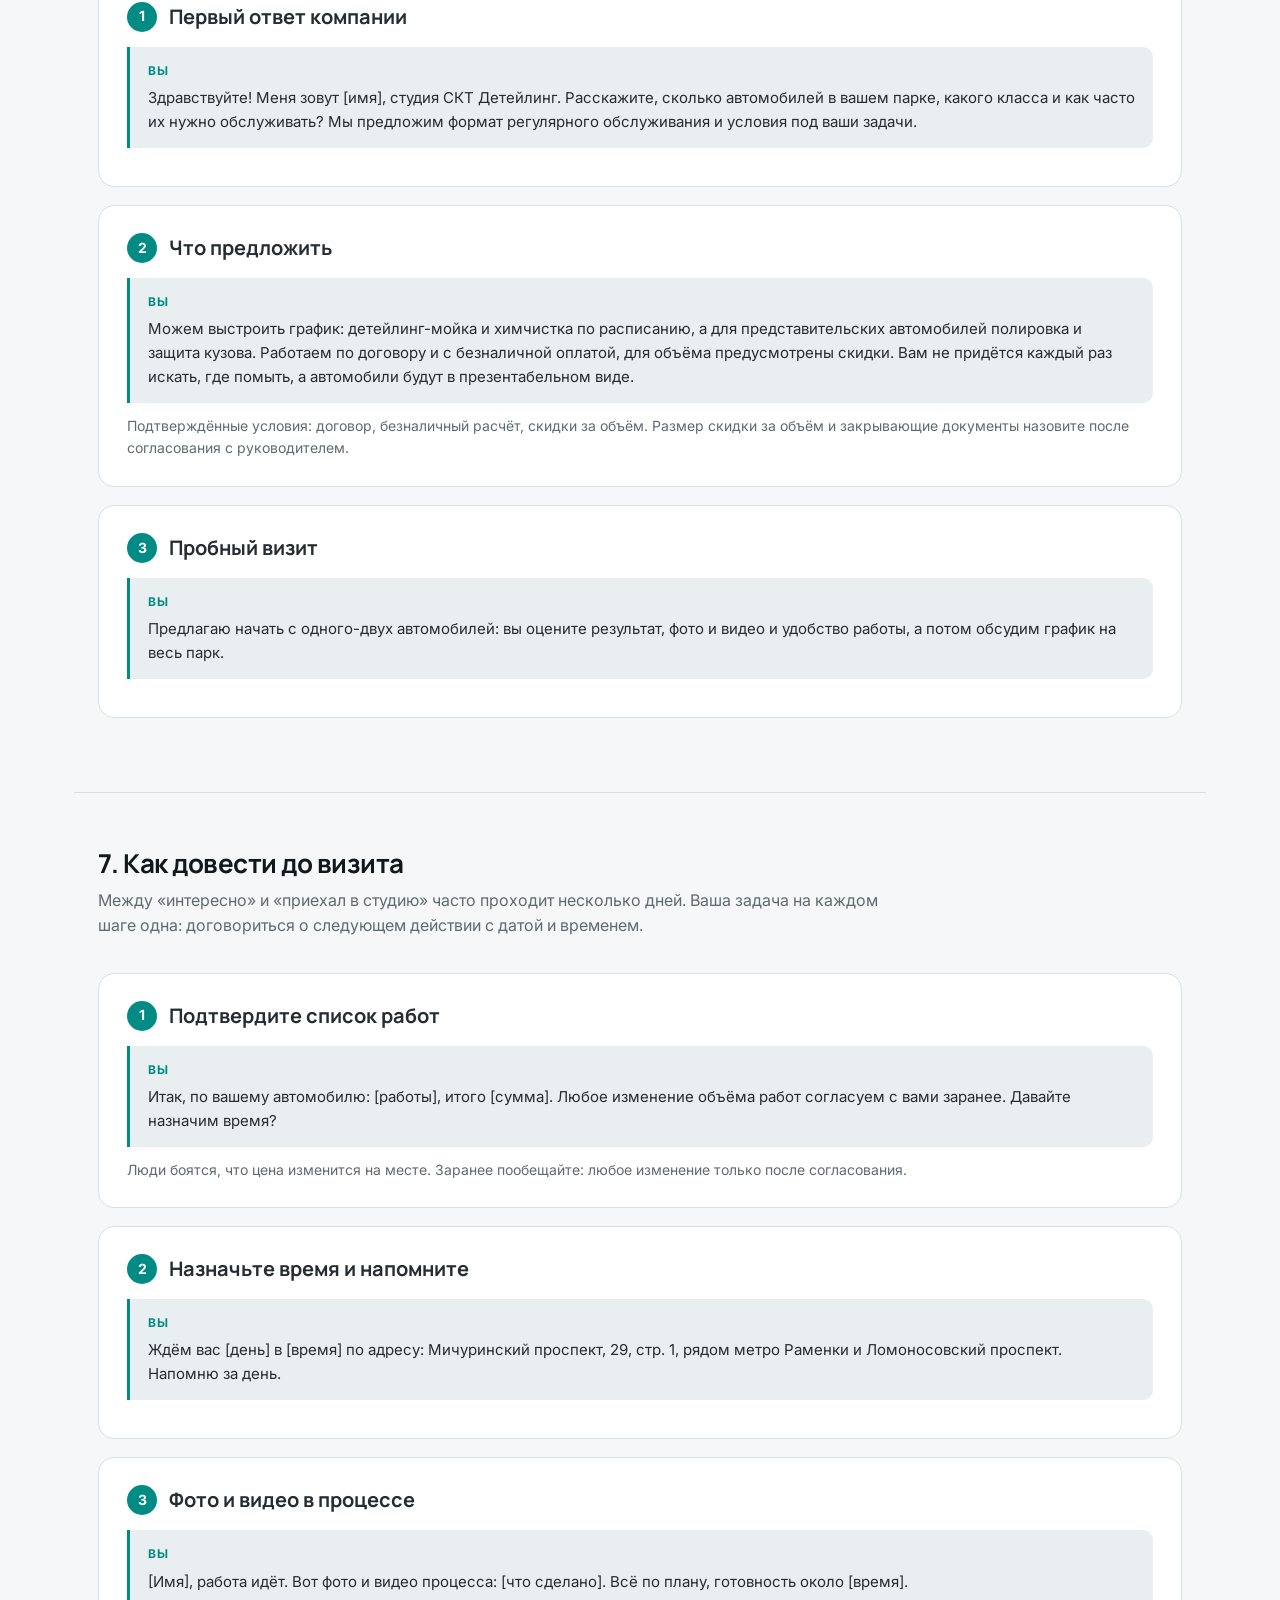
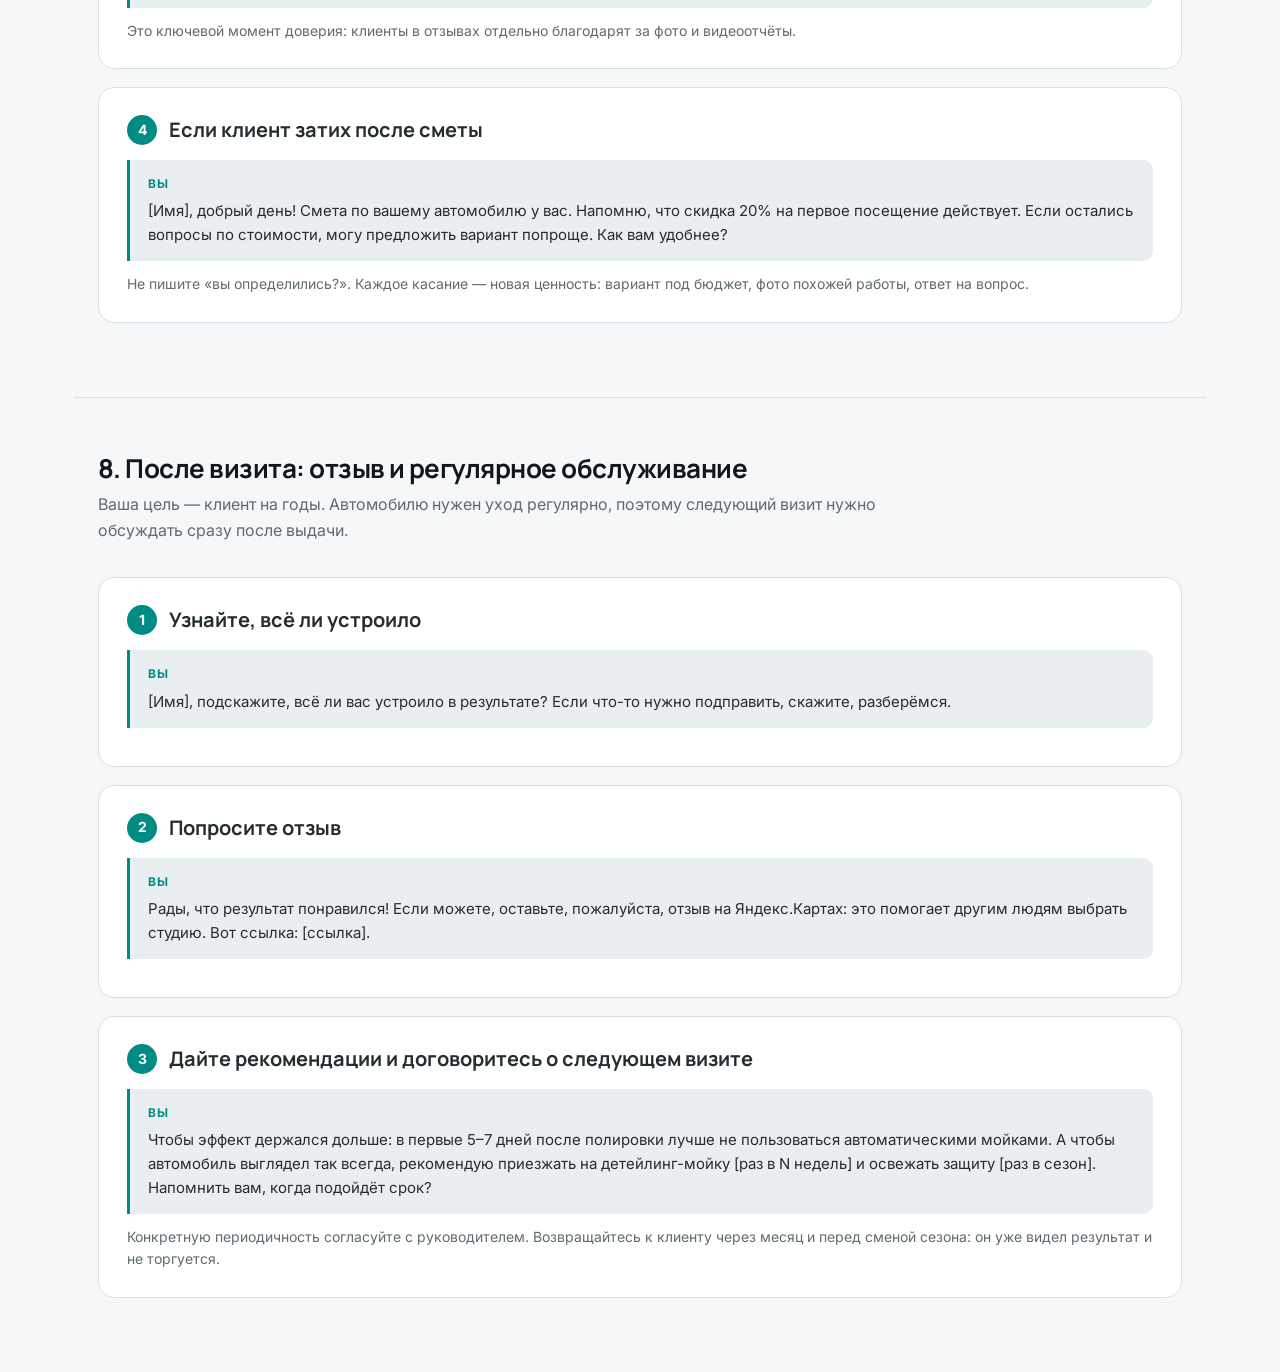
<file: scripts.html>
<!DOCTYPE html>
<html lang="ru">
<head>
<meta charset="UTF-8">
<meta name="viewport" content="width=device-width, initial-scale=1.0">
<title>Скрипты продаж — СКТ Детейлинг</title>
<meta name="robots" content="noindex">
<link rel="icon" href="img/favicon.svg" type="image/svg+xml">
<link rel="preconnect" href="https://fonts.googleapis.com">
<link rel="preconnect" href="https://fonts.gstatic.com" crossorigin>
<link href="https://fonts.googleapis.com/css2?family=Manrope:wght@500;600;700;800&family=Inter:wght@400;500;600;700&display=swap" rel="stylesheet">
<link rel="stylesheet" href="styles.css">
<link rel="stylesheet" href="materials.css">
</head>
<body>

<div class="doc-bar">
  <div class="doc-bar__inner">
    <a href="index.html" class="doc-bar__back">← <span>Назад на сайт</span></a>
    <div class="doc-actions-wrap doc-bar__actions">
      <a href="materials.html" class="btn btn--outline">Все материалы</a>
    </div>
  </div>
</div>

<div class="container">

  <section class="doc-hero">
    <p class="section-tag">Материал 1 из 3</p>
    <h1>Скрипты продаж: от заявки до клиента, который приезжает регулярно</h1>
    <p class="doc-hero__lead">Ваша цель — не разовая мойка, а долгое сотрудничество и регулярное обслуживание автомобиля клиента. Заявка с сайта — это человек, который уже заинтересовался, поэтому главное: быстро ответить, уточнить автомобиль, прислать смету в течение рабочего дня, удержать цену ценностью (а не скидкой) и после визита договориться о следующем. Здесь — слова для каждого шага и разбор возражений.</p>
    <nav class="toc">
      <a href="#first">Первый контакт</a>
      <a href="#qualify">Квалификация</a>
      <a href="#estimate">Смета и цена</a>
      <a href="#expensive">«Дорого»</a>
      <a href="#objections">Другие возражения</a>
      <a href="#b2b">Компании и автопарки</a>
      <a href="#close">Запись на визит</a>
      <a href="#after">Повторный визит</a>
    </nav>
  </section>

  <section class="doc-section" id="first">
    <h2>1. Первый контакт после заявки</h2>
    <p class="doc-section__lead">Отвечайте в течение 15 минут — пока человек ещё с телефоном в руках. Если в форме указан мессенджер, начинайте с него: звонок с незнакомого номера многие пропускают. Главная цель — понять автомобиль и задачу и пообещать смету.</p>
    <div class="card">
      <div class="card__head"><span class="card__step">1</span><p class="card__title">Сообщение в мессенджере</p></div>
      <div class="say"><span class="say__who">Вы</span>Здравствуйте! Меня зовут [имя], студия СКТ Детейлинг. Вы оставили заявку на [услугу] для [марка и модель]. Чтобы прислать точную смету в течение рабочего дня, подскажите, пожалуйста: какой год выпуска и в каком состоянии кузов или салон? Если есть фото, пришлите, так посчитаем точнее. Для новых клиентов у нас скидка 20% на первое посещение.</div>
      <p class="card__note">Ссылайтесь на данные из формы (автомобиль, услуга): человек видит, что заявку прочитали, и не повторяет всё заново. Скидку упоминайте сразу, но не как главный аргумент.</p>
    </div>
    <div class="card">
      <div class="card__head"><span class="card__step">2</span><p class="card__title">Если не отвечает</p></div>
      <div class="say"><span class="say__who">Вы</span>[Имя], это [ваше имя] из СКТ Детейлинг. Пишу по вашей заявке на [услугу]. Если сейчас неудобно, подскажите, когда лучше связаться? Могу сразу прислать фото и видео похожих работ, чтобы вы посмотрели в удобное время.</div>
      <p class="card__note">Минимум три касания за три дня: сразу, на следующий день, через три дня. Каждое с новой ценностью (пример работы, ответ на вопрос, ориентир по цене), а не «вы там как?».</p>
    </div>
  </section>

  <section class="doc-section" id="qualify">
    <h2>2. Квалификация: четыре вопроса</h2>
    <p class="doc-section__lead">Хороший клиент — тот, чей автомобиль подходит под ваши услуги, кто находится в Москве и может приехать в студию в Раменках, и кто готов назвать дату. Проверяйте мягко, по порядку, а не допросом.</p>
    <div class="card">
      <div class="card__head"><span class="card__step">1</span><p class="card__title">Автомобиль</p></div>
      <div class="say"><span class="say__who">Вы</span>Подскажите марку, модель и год автомобиля. Это нужно, чтобы рассчитать время и стоимость: седан, кроссовер и внедорожник требуют разного объёма работ.</div>
      <p class="card__note">Стоимость и время зависят от размера и состояния автомобиля. Уточняйте сразу, чтобы не пересматривать цену в день визита.</p>
    </div>
    <div class="card">
      <div class="card__head"><span class="card__step">2</span><p class="card__title">Задача</p></div>
      <div class="say"><span class="say__who">Вы</span>Что хотите получить в итоге: убрать царапины и вернуть блеск, защитить кузов плёнкой, освежить салон, убрать запах? От этого зависит, что мы посоветуем.</div>
      <p class="card__note">Часто человек приходит на мойку, а нужна полировка, или на химчистку, а ему стоит добавить озонирование. Подскажите, но не навязывайте: предложите как вариант в смете.</p>
    </div>
    <div class="card">
      <div class="card__head"><span class="card__step">3</span><p class="card__title">Район и удобство визита</p></div>
      <div class="say"><span class="say__who">Вы</span>Наша студия на Мичуринском проспекте, 29, стр. 1, рядом метро Раменки и Ломоносовский проспект. Вам удобно будет приехать? В какие дни проще?</div>
    </div>
    <div class="card">
      <div class="card__head"><span class="card__step">4</span><p class="card__title">Когда нужно</p></div>
      <div class="say"><span class="say__who">Вы</span>К какому сроку хотите привести автомобиль в порядок? Обычно свободные боксы есть на ближайшие 1–3 дня, подберём удобное время.</div>
    </div>
    <div class="tip">
      <strong>Заявка считается качественной, когда ясны автомобиль, задача и срок визита.</strong> Отмечайте это отдельным статусом, так вы увидите реальное число записей, а не просто «заявок».
    </div>
  </section>

  <section class="doc-section" id="estimate">
    <h2>3. Смета и цена: как назвать сумму и договориться о визите</h2>
    <p class="doc-section__lead">Люди боятся, что на месте цена вырастет. Поэтому называйте ориентир сразу, а точную смету присылайте письменно в течение рабочего дня и фиксируйте список работ.</p>
    <div class="grid-2">
      <div class="card">
        <span class="tag">Смета готова</span>
        <div class="say"><span class="say__who">Вы</span>Посмотрели ваш автомобиль. По списку работ: [услуги и цены], итого [сумма]. Для новых клиентов стоимость уже указана с учётом скидки 20%. Время работ — около [срок]. Когда вам удобно приехать?</div>
      </div>
      <div class="card">
        <span class="tag">Человек просит цену сразу</span>
        <div class="say"><span class="say__who">Вы</span>Ориентир такой: химчистка салона — 15 000 ₽, детейлинг-мойка — от 7 000 ₽, мягкая полировка с керамикой — 25 000 ₽, абразивная — 45 000 ₽. Точную сумму посчитаем под ваш автомобиль и пришлём в течение рабочего дня.</div>
      </div>
    </div>
    <div class="card" style="margin-top:18px">
      <span class="tag">Прайс для быстрого ответа</span>
      <ul class="ul">
        <li>Бронирование фар — от 3 000 ₽</li>
        <li>Оклейка зоны риска — от 99 990 ₽, полная оклейка — от 279 990 ₽</li>
        <li>Мягкая полировка с керамикой — 25 000 ₽, абразивная (до 97% царапин) с керамикой — 45 000 ₽</li>
        <li>Химчистка салона — 15 000 ₽, багажник дополнительно — 4 000 ₽</li>
        <li>Детейлинг-мойка — от 7 000 ₽, трёхфазная мойка — 2 000 ₽, комплексная трёхфазная — 3 000 ₽</li>
        <li>Подкапотное пространство — от 4 500 ₽, стекло и «Антидождь» — от 4 000 ₽, подвеска и арки — от 4 000 ₽</li>
      </ul>
      <p class="card__note">Цены взяты из вашего брифа и сайта. Если вы их скорректируете, обновите и здесь.</p>
    </div>
    <div class="card">
      <span class="tag">Как подать скидку 20%</span>
      <div class="say"><span class="say__who">Вы</span>Для новых клиентов у нас скидка 20% на первое посещение, она действует на все услуги без исключений, и стоимость в смете уже указана со скидкой. Это возможность познакомиться со студией и оценить результат.</div>
      <p class="card__note">Скидка не вычитается из сметы второй раз: стоимость в ней уже со скидкой. Работает на первый визит. Не растягивайте её на повторные визиты и не предлагайте «ещё скидку», иначе клиент будет ждать скидок всегда.</p>
    </div>
  </section>

  <section class="doc-section" id="expensive">
    <h2>4. Возражение «дорого» — главное</h2>
    <p class="doc-section__lead">Цены детейлинга выше, чем у обычной мойки, и скрывать это не нужно. Задача — не оправдываться и не сбрасывать цену, а показать, что человек получает: сохранённую краску, салон «как новый» и подтверждение результата на фото и видео.</p>

    <div class="card">
      <p class="card__title">«У других дешевле»</p>
      <div class="say say--client"><span class="say__who">Клиент</span>В другой студии то же самое стоит дешевле.</div>
      <div class="say"><span class="say__who">Вы</span>Понимаю, цена важна. Давайте сравним по составу: какая химия и какие материалы используются, сколько времени отводится на автомобиль, присылают ли фото и видео в процессе, какие отзывы у студии. У нас 5.0 на Яндекс.Картах по 559 отзывам, профессиональная химия и фото-видеоотчёт в процессе. Для хорошего автомобиля это разница между «помыли» и «вернули состояние нового».</div>
      <p class="card__note">Не критикуйте конкурента. Предложите сравнить на равных и покажите факты: рейтинг, отзывы, процесс.</p>
    </div>
    <div class="card">
      <p class="card__title">«Зачем полировка, и так нормально»</p>
      <div class="say say--client"><span class="say__who">Клиент</span>Мне только помыть, а полировка и керамика не нужны.</div>
      <div class="say"><span class="say__who">Вы</span>Хорошо, помоем. Просто скажу как есть: мойка убирает грязь, а мелкие царапины и потерю блеска убирает только полировка. Если захотите, посчитаю и мойку, и полировку с керамикой, и вы сами решите, что нужно сейчас, а что отложить.</div>
      <p class="card__note">Не давите. Предложите вариант в смете и оставьте решение за человеком: доверие даёт регулярные визиты.</p>
    </div>
    <div class="card">
      <p class="card__title">«Можно скидку больше?»</p>
      <div class="say say--client"><span class="say__who">Клиент</span>А можно ещё скинуть?</div>
      <div class="say"><span class="say__who">Вы</span>Скидка 20% на первое посещение — уже наш максимум для новых клиентов. Зато можем подобрать вариант под ваш бюджет: например, начать с мойки и химчистки, а полировку запланировать позже. Хотите, посчитаю два варианта?</div>
      <p class="card__note">Вместо новой скидки предлагайте изменить объём работ. Так клиент остаётся и не привыкает торговаться.</p>
    </div>
    <div class="card">
      <p class="card__title">«Дорого вкладываться в старую машину»</p>
      <div class="say say--client"><span class="say__who">Клиент</span>Автомобиль уже не новый, зачем тратиться?</div>
      <div class="say"><span class="say__who">Вы</span>Именно поэтому уход и нужен: он сохраняет автомобиль в хорошем состоянии. Салон после химчистки и озонирования выглядит и пахнет свежо, кузов после полировки возвращает цвет. Многие наши клиенты приезжали на машинах постарше и говорили, что она стала выглядеть свежо. Пришлите фото, подскажу, что даст максимальный эффект.</div>
    </div>
    <div class="tip">
      <strong>Правило трёх шагов на «дорого»:</strong> согласитесь («понимаю»), переведите на ценность и состав («давайте сравним, что входит») и предложите действие («пришлю смету, посмотрите»). Никогда не называйте новую скидку первой.
    </div>
  </section>

  <section class="doc-section" id="objections">
    <h2>5. Другие возражения</h2>
    <p class="doc-section__lead">Сомнения, которые вы будете слышать чаще всего. Отвечайте спокойно, фактами и без давления.</p>
    <div class="card">
      <p class="card__title">«Вы не поцарапаете машину?»</p>
      <div class="say say--client"><span class="say__who">Клиент</span>Боюсь отдавать дорогой автомобиль. А если поцарапаете?</div>
      <div class="say"><span class="say__who">Вы</span>Понимаю. У нас ручная мойка безопасна для краски и хрома, работаем профессиональной химией, подходящей для любого покрытия, и присылаем фото и видео в процессе. Вы видите, что делают с автомобилем. Перед началом мы осмотрим кузов вместе с вами и зафиксируем состояние.</div>
      <p class="card__note">Не обещайте «100% без риска». Говорите о процессе: осмотр, согласование, фото и видео. Уточните у руководителя, как оформляется приёмка и ответственность.</p>
    </div>
    <div class="card">
      <p class="card__title">«Сколько времени займёт?»</p>
      <div class="say say--client"><span class="say__who">Клиент</span>Мне нужно быстро, сколько ждать?</div>
      <div class="say"><span class="say__who">Вы</span>Мойка занимает от 40 минут до 2 часов: седан около 40 минут, кроссовер и внедорожник 1–1,5 часа. Полировка, химчистка и оклейка занимают от 1 дня, точный срок зависит от сложности, назову его в смете. Свободные боксы обычно есть на ближайшие 1–3 дня.</div>
      <p class="card__note">Полировка, химчистка и оклейка занимают от 1 дня, точный срок зависит от сложности. Называйте «от 1 дня» и уточняйте срок в смете.</p>
    </div>
    <div class="card">
      <p class="card__title">«Керамика и плёнка — это развод?»</p>
      <div class="say say--client"><span class="say__who">Клиент</span>Говорят, керамика ничего не даёт.</div>
      <div class="say"><span class="say__who">Вы</span>Керамика держится от 1 до 3 лет, в зависимости от состава и условий эксплуатации. Она защищает кузов от мелких царапин, реагентов и ультрафиолета, а грязь и вода скатываются сами. Плёнка нужна, когда важно защитить краску от сколов: например, на капоте, бампере, фарах. Подскажу, что подойдёт именно вашему автомобилю и стоит ли вкладываться.</div>
      <p class="card__note">Рассказывайте честно: что даёт и чего не даёт. Если человеку плёнка не нужна, лучше сказать об этом: доверие приводит клиента назад.</p>
    </div>
    <div class="card">
      <p class="card__title">«Я подумаю»</p>
      <div class="say say--client"><span class="say__who">Клиент</span>Спасибо, мне нужно подумать.</div>
      <div class="say"><span class="say__who">Вы</span>Конечно, это нормальное решение. Чтобы вам было о чём думать конкретно, оставлю в переписке смету и фото похожих работ. Когда мне удобно вернуться к разговору: завтра вечером или через пару дней?</div>
      <p class="card__note">Зафиксируйте дату следующего касания. «Подумаю» без даты — потерянный клиент.</p>
    </div>
    <div class="card">
      <p class="card__title">«Недавно мыл, зачем снова?»</p>
      <div class="say say--client"><span class="say__who">Клиент</span>Я уже мыл машину на обычной мойке.</div>
      <div class="say"><span class="say__who">Вы</span>Обычная мойка снимает грязь, а детейлинг-мойка очищает кузов от реагентов, битумных пятен, металлических вкраплений и налёта, которые обычной мойкой не убрать, и готовит поверхность к защите. Попробуйте на первом визите со скидкой 20% и сравните результат.</div>
    </div>
  </section>

  <section class="doc-section" id="b2b">
    <h2>6. Компании и автопарки (B2B)</h2>
    <p class="doc-section__lead">Корпоративные клиенты дают самые стабильные заказы: регулярные мойки и уход за несколькими автомобилями. Здесь продают не услугу, а удобство: один подрядчик, понятный график и порядок в автопарке.</p>
    <div class="card">
      <div class="card__head"><span class="card__step">1</span><p class="card__title">Первый ответ компании</p></div>
      <div class="say"><span class="say__who">Вы</span>Здравствуйте! Меня зовут [имя], студия СКТ Детейлинг. Расскажите, сколько автомобилей в вашем парке, какого класса и как часто их нужно обслуживать? Мы предложим формат регулярного обслуживания и условия под ваши задачи.</div>
    </div>
    <div class="card">
      <div class="card__head"><span class="card__step">2</span><p class="card__title">Что предложить</p></div>
      <div class="say"><span class="say__who">Вы</span>Можем выстроить график: детейлинг-мойка и химчистка по расписанию, а для представительских автомобилей полировка и защита кузова. Работаем по договору и с безналичной оплатой, для объёма предусмотрены скидки. Вам не придётся каждый раз искать, где помыть, а автомобили будут в презентабельном виде.</div>
      <p class="card__note">Подтверждённые условия: договор, безналичный расчёт, скидки за объём. Размер скидки за объём и закрывающие документы назовите после согласования с руководителем.</p>
    </div>
    <div class="card">
      <div class="card__head"><span class="card__step">3</span><p class="card__title">Пробный визит</p></div>
      <div class="say"><span class="say__who">Вы</span>Предлагаю начать с одного-двух автомобилей: вы оцените результат, фото и видео и удобство работы, а потом обсудим график на весь парк.</div>
    </div>
  </section>

  <section class="doc-section" id="close">
    <h2>7. Как довести до визита</h2>
    <p class="doc-section__lead">Между «интересно» и «приехал в студию» часто проходит несколько дней. Ваша задача на каждом шаге одна: договориться о следующем действии с датой и временем.</p>
    <div class="card">
      <div class="card__head"><span class="card__step">1</span><p class="card__title">Подтвердите список работ</p></div>
      <div class="say"><span class="say__who">Вы</span>Итак, по вашему автомобилю: [работы], итого [сумма]. Любое изменение объёма работ согласуем с вами заранее. Давайте назначим время?</div>
      <p class="card__note">Люди боятся, что цена изменится на месте. Заранее пообещайте: любое изменение только после согласования.</p>
    </div>
    <div class="card">
      <div class="card__head"><span class="card__step">2</span><p class="card__title">Назначьте время и напомните</p></div>
      <div class="say"><span class="say__who">Вы</span>Ждём вас [день] в [время] по адресу: Мичуринский проспект, 29, стр. 1, рядом метро Раменки и Ломоносовский проспект. Напомню за день.</div>
    </div>
    <div class="card">
      <div class="card__head"><span class="card__step">3</span><p class="card__title">Фото и видео в процессе</p></div>
      <div class="say"><span class="say__who">Вы</span>[Имя], работа идёт. Вот фото и видео процесса: [что сделано]. Всё по плану, готовность около [время].</div>
      <p class="card__note">Это ключевой момент доверия: клиенты в отзывах отдельно благодарят за фото и видеоотчёты.</p>
    </div>
    <div class="card">
      <div class="card__head"><span class="card__step">4</span><p class="card__title">Если клиент затих после сметы</p></div>
      <div class="say"><span class="say__who">Вы</span>[Имя], добрый день! Смета по вашему автомобилю у вас. Напомню, что скидка 20% на первое посещение действует. Если остались вопросы по стоимости, могу предложить вариант попроще. Как вам удобнее?</div>
      <p class="card__note">Не пишите «вы определились?». Каждое касание — новая ценность: вариант под бюджет, фото похожей работы, ответ на вопрос.</p>
    </div>
  </section>

  <section class="doc-section" id="after">
    <h2>8. После визита: отзыв и регулярное обслуживание</h2>
    <p class="doc-section__lead">Ваша цель — клиент на годы. Автомобилю нужен уход регулярно, поэтому следующий визит нужно обсуждать сразу после выдачи.</p>
    <div class="card">
      <div class="card__head"><span class="card__step">1</span><p class="card__title">Узнайте, всё ли устроило</p></div>
      <div class="say"><span class="say__who">Вы</span>[Имя], подскажите, всё ли вас устроило в результате? Если что-то нужно подправить, скажите, разберёмся.</div>
    </div>
    <div class="card">
      <div class="card__head"><span class="card__step">2</span><p class="card__title">Попросите отзыв</p></div>
      <div class="say"><span class="say__who">Вы</span>Рады, что результат понравился! Если можете, оставьте, пожалуйста, отзыв на Яндекс.Картах: это помогает другим людям выбрать студию. Вот ссылка: [ссылка].</div>
    </div>
    <div class="card">
      <div class="card__head"><span class="card__step">3</span><p class="card__title">Дайте рекомендации и договоритесь о следующем визите</p></div>
      <div class="say"><span class="say__who">Вы</span>Чтобы эффект держался дольше: в первые 5–7 дней после полировки лучше не пользоваться автоматическими мойками. А чтобы автомобиль выглядел так всегда, рекомендую приезжать на детейлинг-мойку [раз в N недель] и освежать защиту [раз в сезон]. Напомнить вам, когда подойдёт срок?</div>
      <p class="card__note">Конкретную периодичность согласуйте с руководителем. Возвращайтесь к клиенту через месяц и перед сменой сезона: он уже видел результат и не торгуется.</p>
    </div>
  </section>

</div>

<script src="script.js"></script>
</body>
</html>
</file>
<file: styles.css>
:root {
  --clr-bg: #f5f7f8;
  --clr-bg-alt: #e9eef0;
  --clr-surface: #ffffff;
  --clr-ink: #11181c;
  --clr-text: #252d31;
  --clr-text-soft: #5f6b71;
  --clr-line: #d8e0e3;
  --clr-accent: #008c85;
  --clr-accent-dark: #00605b;
  --clr-accent-soft: #dcf3f1;
  --clr-warm: #e2552b;
  --clr-warm-dark: #b83a14;
  --clr-sand: #e4edf0;
  --clr-sand-2: #f0f5f7;
  --radius: 16px;
  --shadow: 0 18px 44px rgba(20, 30, 25, 0.09);
  --ff-head: 'Manrope', 'Inter', sans-serif;
  --ff-body: 'Inter', sans-serif;
}

* { box-sizing: border-box; margin: 0; padding: 0; }
html { scroll-behavior: smooth; }
body {
  font-family: var(--ff-body);
  background: var(--clr-bg);
  color: var(--clr-text);
  line-height: 1.6;
  -webkit-font-smoothing: antialiased;
}
img { max-width: 100%; display: block; }
a { color: inherit; text-decoration: none; }
ul { list-style: none; }
h1, h2, h3, h4 { font-family: var(--ff-head); font-weight: 700; color: var(--clr-ink); line-height: 1.1; letter-spacing: -0.02em; }
.container { max-width: 1180px; margin: 0 auto; padding: 0 24px; }
section { padding: 92px 0; }
.section-tag {
  display: inline-block;
  font-size: 12px;
  font-weight: 700;
  letter-spacing: 0.16em;
  text-transform: uppercase;
  color: var(--clr-accent-dark);
  margin-bottom: 16px;
}
.section-tag::before { content: ''; display: inline-block; width: 28px; height: 2px; background: var(--clr-accent); vertical-align: middle; margin-right: 12px; }
.section-title { font-size: 34px; max-width: 800px; margin-bottom: 16px; }
.section-lead { font-size: 17px; color: var(--clr-text-soft); max-width: 720px; margin-bottom: 48px; }

/* Buttons */
.btn {
  display: inline-flex;
  align-items: center;
  justify-content: center;
  gap: 8px;
  font-family: var(--ff-body);
  font-weight: 600;
  font-size: 15px;
  padding: 15px 28px;
  border-radius: 999px;
  border: 1px solid transparent;
  cursor: pointer;
  transition: all 0.2s ease;
  white-space: nowrap;
}
.btn--primary { background: var(--clr-accent); color: #fff; }
.btn--primary:hover { background: var(--clr-accent-dark); }
.btn--dark { background: var(--clr-ink); color: #fff; }
.btn--dark:hover { background: var(--clr-accent-dark); }
.btn--outline { background: transparent; border-color: var(--clr-ink); color: var(--clr-ink); }
.btn--outline:hover { background: var(--clr-ink); color: #fff; }
.btn--block { width: 100%; }

/* Header */
.header {
  position: sticky;
  top: 0;
  z-index: 100;
  background: rgba(246, 245, 241, 0.92);
  backdrop-filter: blur(12px);
  border-bottom: 1px solid transparent;
  transition: border-color 0.2s ease, box-shadow 0.2s ease;
}
.header.scrolled { border-bottom-color: var(--clr-line); box-shadow: 0 6px 24px rgba(20, 30, 25, 0.05); }
.header__inner { display: flex; align-items: center; justify-content: space-between; gap: 24px; min-width: 0; padding: 12px 24px; max-width: 1180px; margin: 0 auto; }
.logo { display: flex; align-items: center; flex-shrink: 0; }
.logo { gap: 10px; }
.logo svg { height: 40px; width: 40px; flex: none; }
.logo__t { font-family: var(--ff-head); font-weight: 800; font-size: 17px; letter-spacing: -0.02em; color: var(--clr-ink); line-height: 1.05; }
.logo__t em { font-style: normal; color: var(--clr-accent); }
.logo__t small { display: block; font-family: var(--ff-body); font-size: 10px; font-weight: 600; letter-spacing: 0.14em; text-transform: uppercase; color: var(--clr-text-soft); margin-top: 3px; }
.nav { display: flex; align-items: center; gap: 28px; }
.nav a { white-space: nowrap; font-size: 14px; font-weight: 500; color: var(--clr-text); transition: color 0.2s ease; }
.nav a:hover { color: var(--clr-accent); }
.header__right { display: flex; align-items: center; gap: 18px; flex-shrink: 0; }
.header__phone { font-weight: 600; font-size: 15px; white-space: nowrap; }
.burger { display: none; width: 42px; height: 42px; border: 1px solid var(--clr-line); background: var(--clr-surface); border-radius: 12px; cursor: pointer; position: relative; flex: none; }
.burger span, .burger::before, .burger::after { content: ''; position: absolute; left: 11px; right: 11px; height: 2px; background: var(--clr-ink); border-radius: 2px; transition: all 0.2s ease; }
.burger::before { top: 14px; }
.burger span { top: 20px; }
.burger::after { top: 26px; }
.burger.is-open::before { top: 20px; transform: rotate(45deg); }
.burger.is-open span { opacity: 0; }
.burger.is-open::after { top: 20px; transform: rotate(-45deg); }

/* Hero */
.hero { padding: 56px 0 80px; position: relative; overflow: hidden; }
.hero__grid { display: grid; grid-template-columns: 1.05fr 0.95fr; gap: 56px; align-items: center; position: relative; }
.hero h1 { font-size: 46px; margin-bottom: 24px; font-weight: 800; }
.hero h1 em { font-style: normal; color: var(--clr-accent); }
.hero__lead { font-size: 18px; color: var(--clr-text-soft); max-width: 560px; margin-bottom: 34px; }
.hero__cta { display: flex; flex-wrap: wrap; gap: 14px; margin-bottom: 36px; }
.hero__chips { display: flex; flex-wrap: wrap; gap: 10px; }
.chip { font-size: 13px; font-weight: 600; padding: 8px 16px; border-radius: 999px; border: 1px solid var(--clr-line); background: var(--clr-surface); color: var(--clr-text); }
.hero__visual { position: relative; }
.hero__photo { border-radius: 24px; overflow: hidden; box-shadow: var(--shadow); aspect-ratio: 4 / 4.4; background: var(--clr-bg-alt); }
.hero__photo img { width: 100%; height: 100%; object-fit: cover; }
.hero__card {
  position: absolute;
  left: -36px; bottom: 28px;
  width: 300px;
  background: var(--clr-surface);
  border: 1px solid var(--clr-line);
  border-radius: 18px;
  padding: 22px 22px 20px;
  box-shadow: var(--shadow);
}
.hero__card .hero__card-tag { font-size: 11px; font-weight: 700; letter-spacing: 0.14em; text-transform: uppercase; color: var(--clr-accent-dark); margin-bottom: 8px; }
.hero__card h3 { font-size: 19px; margin-bottom: 8px; line-height: 1.15; }
.hero__card p { font-size: 13.5px; color: var(--clr-text-soft); margin-bottom: 14px; }
.hero__card .btn { padding: 11px 20px; font-size: 14px; }

/* Stats */
.stats { padding: 0; }
.stats__row { display: grid; grid-template-columns: repeat(4, 1fr); border: 1px solid var(--clr-line); border-radius: var(--radius); background: var(--clr-surface); overflow: hidden; }
.stat { padding: 28px 26px; border-left: 1px solid var(--clr-line); }
.stat:first-child { border-left: none; }
.stat b { display: block; font-family: var(--ff-head); font-size: 36px; font-weight: 800; color: var(--clr-accent); line-height: 1; margin-bottom: 8px; }
.stat span { font-size: 14px; color: var(--clr-text-soft); }

/* Pain / solution */
.alt { background: var(--clr-bg-alt); }
.versus { display: grid; grid-template-columns: 1fr 1fr; gap: 22px; }
.versus__col { background: var(--clr-surface); border: 1px solid var(--clr-line); border-radius: 20px; padding: 34px 32px; }
.versus__col--good { border-color: var(--clr-ink); }
.versus__col .versus__label { font-size: 12px; font-weight: 700; letter-spacing: 0.14em; text-transform: uppercase; color: var(--clr-text-soft); margin-bottom: 8px; }
.versus__col--good .versus__label { color: var(--clr-accent-dark); }
.versus__col h3 { font-size: 25px; margin-bottom: 20px; }
.versus__col li { position: relative; padding: 12px 0 12px 30px; border-top: 1px solid var(--clr-line); font-size: 15px; }
.versus__col li:first-child { border-top: none; }
.versus__col li::before { content: '×'; position: absolute; left: 2px; top: 10px; font-size: 22px; line-height: 1.3; color: #b0b0b6; }
.versus__col--good li::before { content: '✓'; font-size: 16px; top: 13px; color: var(--clr-accent); font-weight: 700; }

/* Services */
.srv-grid { display: grid; grid-template-columns: repeat(4, 1fr); gap: 18px; }
.srv { background: var(--clr-surface); border: 1px solid var(--clr-line); border-radius: var(--radius); overflow: hidden; display: flex; flex-direction: column; transition: transform 0.2s ease, box-shadow 0.2s ease, border-color 0.2s ease; }
.srv:hover { transform: translateY(-4px); box-shadow: var(--shadow); border-color: var(--clr-ink); }
.srv__img { aspect-ratio: 16 / 10; overflow: hidden; background: var(--clr-bg-alt); }
.srv__img img { width: 100%; height: 100%; object-fit: cover; }
.srv__body { padding: 22px 20px 26px; display: flex; flex-direction: column; flex: 1; }
.srv .srv__price { flex: none; font-size: 12px; font-weight: 700; letter-spacing: 0.1em; text-transform: uppercase; color: var(--clr-accent-dark); margin-bottom: 8px; }
.srv h3 { font-size: 21px; margin-bottom: 10px; }
.srv p { font-size: 14px; color: var(--clr-text-soft); flex: 1; }
.srv ul { margin-top: 14px; }
.srv li { font-size: 14px; padding: 4px 0 4px 22px; position: relative; }
.srv li::before { content: ''; position: absolute; left: 0; top: 13px; width: 10px; height: 2px; background: var(--clr-accent); }

/* Pricing */
.price-block { margin-bottom: 44px; }
.price-block h3 { font-size: 30px; margin-bottom: 6px; }
.price-block > p { color: var(--clr-text-soft); font-size: 15px; margin-bottom: 20px; }
.tariffs { display: grid; grid-template-columns: repeat(3, 1fr); gap: 18px; }
.tariff { background: var(--clr-surface); border: 1px solid var(--clr-line); border-radius: var(--radius); padding: 28px 26px; display: flex; flex-direction: column; position: relative; }
.tariff--hit { border-color: var(--clr-ink); box-shadow: var(--shadow); }
.tariff__badge { position: absolute; top: -12px; left: 24px; background: var(--clr-accent); color: #fff; font-size: 11px; font-weight: 700; letter-spacing: 0.1em; text-transform: uppercase; padding: 5px 12px; border-radius: 999px; }
.tariff .tariff__name { font-family: var(--ff-head); font-size: 26px; font-weight: 500; color: var(--clr-ink); margin-bottom: 6px; }
.tariff .tariff__price { font-family: var(--ff-head); font-size: 38px; font-weight: 500; color: var(--clr-accent); line-height: 1; margin-bottom: 4px; }
.tariff .tariff__price small { font-size: 16px; color: var(--clr-text-soft); font-weight: 400; }
.tariff .tariff__unit { font-size: 13px; color: var(--clr-text-soft); margin-bottom: 16px; }
.tariff p { font-size: 14.5px; color: var(--clr-text-soft); }
.tariff .tariff__name { font-size: 26px; color: var(--clr-ink); }
.price-note { font-size: 13.5px; color: var(--clr-text-soft); background: var(--clr-surface); border: 1px dashed var(--clr-line); border-radius: 12px; padding: 14px 18px; margin-top: 18px; }
.price-note b { color: var(--clr-ink); }
.furniture-row { display: flex; align-items: center; justify-content: space-between; gap: 24px; background: var(--clr-ink); color: #fff; border-radius: 20px; padding: 32px 36px; }
.furniture-row h3 { color: #fff; font-size: 24px; margin-bottom: 6px; }
.furniture-row p { color: #cfd8d3; font-size: 15px; max-width: 640px; }

/* Offers */
.offer-grid { display: grid; grid-template-columns: repeat(3, 1fr); gap: 20px; }
.offer-card { background: var(--clr-surface); border: 1px solid var(--clr-line); border-radius: var(--radius); padding: 30px 28px; }
.offer-card__num { font-family: var(--ff-head); font-size: 38px; color: var(--clr-accent); line-height: 1; margin-bottom: 14px; font-weight: 800; }
.offer-card h3 { font-size: 20px; margin-bottom: 10px; }
.offer-card p { font-size: 15px; color: var(--clr-text-soft); }
.offer-card--gift { background: var(--clr-accent-soft); border-color: transparent; }

/* Steps */
.steps { display: grid; grid-template-columns: repeat(3, 1fr); gap: 20px; }
.step { background: var(--clr-surface); border: 1px solid var(--clr-line); border-radius: var(--radius); padding: 28px 26px; }
.step__n { display: inline-flex; width: 42px; height: 42px; align-items: center; justify-content: center; border-radius: 50%; background: var(--clr-ink); color: #fff; font-weight: 700; font-size: 15px; margin-bottom: 18px; }
.step h3 { font-size: 20px; margin-bottom: 10px; }
.step p { font-size: 14.5px; color: var(--clr-text-soft); }
.terms { margin-top: 22px; font-size: 14.5px; color: var(--clr-text-soft); background: var(--clr-surface); border-left: 3px solid var(--clr-accent); border-radius: 0 12px 12px 0; padding: 16px 20px; }

/* Portfolio */
.gallery { display: grid; grid-template-columns: repeat(12, 1fr); grid-auto-rows: 200px; gap: 14px; }
.gallery figure { border-radius: 16px; overflow: hidden; background: var(--clr-bg-alt); }
.gallery img { width: 100%; height: 100%; object-fit: cover; transition: transform 0.5s ease; }
.gallery figure:hover img { transform: scale(1.04); }
.g1 { grid-column: span 7; grid-row: span 2; }
.g2 { grid-column: span 5; }
.g3 { grid-column: span 5; }
.g4 { grid-column: span 4; grid-row: span 2; }
.g5 { grid-column: span 8; }
.g6 { grid-column: span 4; }
.g7 { grid-column: span 4; }

/* Partners */
.partners { display: grid; grid-template-columns: 1fr 1fr; gap: 40px; align-items: center; background: var(--clr-ink); border-radius: 24px; padding: 48px 48px; color: #fff; }
.partners .section-tag { color: #8fdede; }
.partners .section-tag::before { background: #8fdede; }
.partners h2 { color: #fff; font-size: 32px; margin-bottom: 14px; }
.partners p { color: #cfd8d3; font-size: 15.5px; }
.partners__list { display: grid; gap: 10px; }
.partners__list div { border: 1px solid #3d4a45; border-radius: 12px; padding: 14px 18px; font-weight: 500; }
.partners .btn { margin-top: 22px; }

/* FAQ */
.faq { max-width: 860px; }
.faq__item { border-bottom: 1px solid var(--clr-line); }
.faq__item summary { list-style: none; cursor: pointer; padding: 24px 0; font-family: var(--ff-head); font-size: 19px; font-weight: 700; color: var(--clr-ink); display: flex; justify-content: space-between; gap: 20px; align-items: center; }
.faq__item summary::-webkit-details-marker { display: none; }
.faq__item summary::after { content: '+'; font-family: var(--ff-body); font-size: 26px; color: var(--clr-accent); flex: none; transition: transform 0.2s ease; }
.faq__item[open] summary::after { transform: rotate(45deg); }
.faq__item p { padding: 0 0 24px; color: var(--clr-text-soft); max-width: 720px; }

/* Contact */
.contact__grid { display: grid; grid-template-columns: 1fr 1fr; gap: 40px; align-items: start; }
.form { background: var(--clr-surface); border: 1px solid var(--clr-line); border-radius: 24px; padding: 38px 34px; box-shadow: var(--shadow); }
.form h3 { font-size: 28px; margin-bottom: 8px; }
.form__sub { color: var(--clr-text-soft); font-size: 15px; margin-bottom: 24px; }
.field { margin-bottom: 14px; }
.field label { display: block; font-size: 13px; font-weight: 600; margin-bottom: 6px; color: var(--clr-text); }
.field input, .field select, .field textarea {
  width: 100%;
  font-family: var(--ff-body);
  font-size: 15px;
  padding: 14px 16px;
  border: 1px solid var(--clr-line);
  border-radius: 12px;
  background: var(--clr-bg);
  color: var(--clr-ink);
  transition: border-color 0.2s ease;
}
.field input:focus, .field select:focus, .field textarea:focus { outline: none; border-color: var(--clr-accent); background: #fff; }
.field-row { display: grid; grid-template-columns: 1fr 1fr; gap: 14px; }
.form__agree { font-size: 12px; color: var(--clr-text-soft); margin-top: 14px; }
.form__agree a { color: var(--clr-accent-dark); text-decoration: underline; }
.contacts { display: grid; gap: 14px; }
.contact-card { display: flex; gap: 16px; align-items: flex-start; background: var(--clr-surface); border: 1px solid var(--clr-line); border-radius: 16px; padding: 20px 22px; }
.contact-card__icon { width: 44px; height: 44px; border-radius: 12px; background: var(--clr-accent-soft); color: var(--clr-accent-dark); display: flex; align-items: center; justify-content: center; flex: none; }
.contact-card__icon svg { width: 22px; height: 22px; }
.contact-card small { display: block; font-size: 12px; font-weight: 700; letter-spacing: 0.1em; text-transform: uppercase; color: var(--clr-text-soft); margin-bottom: 3px; }
.contact-card b { font-weight: 600; font-size: 16px; color: var(--clr-ink); }
.contact-card a:hover { color: var(--clr-accent); }
.map { border-radius: 16px; overflow: hidden; border: 1px solid var(--clr-line); }
.map iframe { display: block; width: 100%; height: 260px; border: 0; }

/* Footer */
.footer { padding: 44px 0; border-top: 1px solid var(--clr-line); font-size: 14px; color: var(--clr-text-soft); }
.footer__inner { display: flex; justify-content: space-between; align-items: center; gap: 20px; flex-wrap: wrap; }
.footer__links { display: flex; gap: 22px; flex-wrap: wrap; }
.footer a:hover { color: var(--clr-accent); }

/* FAB */
.fab { position: fixed; right: 20px; bottom: 20px; z-index: 90; display: flex; align-items: center; gap: 10px; padding: 14px 22px; background: var(--clr-accent); color: #fff; border-radius: 999px; font-weight: 600; font-size: 14px; box-shadow: 0 12px 30px rgba(0, 137, 140, 0.32); transition: background 0.2s ease; }
.fab:hover { background: var(--clr-accent-dark); }
.fab svg { width: 20px; height: 20px; }

/* Reveal */
.reveal { opacity: 0; transform: translateY(20px); transition: opacity 0.6s ease, transform 0.6s ease; }
.reveal.is-visible { opacity: 1; transform: none; }

/* Responsive */
@media (max-width: 1500px) {
  .header__phone { display: none; }
}
@media (max-width: 1180px) {
  .nav { gap: 18px; }
  .nav a { font-size: 13px; }
  .hero h1 { font-size: 40px; }
  .hero__card { left: -16px; }
}
@media (max-width: 1100px) {
  .burger { display: block; }
  .nav {
    position: absolute;
    top: 100%; left: 0; right: 0;
    flex-direction: column;
    align-items: flex-start;
    gap: 0;
    background: var(--clr-bg);
    border-bottom: 1px solid var(--clr-line);
    padding: 8px 24px 20px;
    display: none;
  }
  .nav.is-open { display: flex; }
  .nav a { padding: 14px 0; width: 100%; font-size: 16px; border-bottom: 1px solid var(--clr-line); }
  .header__phone { display: none; }
  .header__inner { position: relative; }
  .srv-grid, .offer-grid, .steps { grid-template-columns: repeat(2, 1fr); }
}
@media (max-width: 900px) {
  section { padding: 68px 0; }
  .section-title { font-size: 28px; }
  .hero { padding: 36px 0 60px; }
  .hero__grid, .contact__grid, .versus, .partners { grid-template-columns: 1fr; gap: 36px; }
  .hero h1 { font-size: 34px; }
  .hero__card { left: 16px; right: 16px; width: auto; bottom: 16px; }
  .stats__row { grid-template-columns: repeat(2, 1fr); }
  .stat:nth-child(3) { border-left: none; }
  .stat:nth-child(n+3) { border-top: 1px solid var(--clr-line); }
  .tariffs { grid-template-columns: 1fr; }
  .furniture-row { flex-direction: column; align-items: flex-start; }
  .gallery { grid-auto-rows: 150px; }
  .partners { padding: 34px 26px; }
}
@media (max-width: 560px) {
  .container, .header__inner { padding-left: 16px; padding-right: 16px; }
  .header .btn { display: none; }
  .hero h1 { font-size: 28px; }
  .section-title { font-size: 25px; }
  .srv-grid, .offer-grid, .steps { grid-template-columns: 1fr; }
  .field-row { grid-template-columns: 1fr; }
  .form { padding: 28px 20px; }
  .stat b { font-size: 34px; }
  .stat { padding: 22px 18px; }
  .versus__col { padding: 26px 22px; }
  .fab span { display: none; }
  .fab { padding: 15px; }
  .faq__item summary { font-size: 22px; }
  .hero__photo { aspect-ratio: 4 / 5; }
  .gallery { grid-template-columns: repeat(2, 1fr); grid-auto-rows: 140px; }
  .g1 { grid-column: span 2; grid-row: span 2; }
  .g2, .g3, .g6, .g7 { grid-column: span 1; grid-row: span 1; }
  .g5 { grid-column: span 2; grid-row: span 1; }
  .g4 { grid-column: span 1; grid-row: span 2; }
  .logo__t { font-size: 15px; }
  .logo svg { height: 34px; width: 34px; }
}

/* Правки 2: переносы, видео, подарки */
h1, h2, h3, .faq__item summary, .tariff__name { text-wrap: balance; }
.section-lead, .hero__lead, .price-block > p, .offer-card p, .faq__item p { text-wrap: pretty; }
.section-title { max-width: 900px; }
.section-lead b { color: var(--clr-ink); font-weight: 600; }
.offer-card h3 { font-size: 20px; }
.offer-card__for { margin-top: 12px; font-size: 13.5px; font-weight: 600; color: var(--clr-accent-dark); }
.offer-card__list li { position: relative; padding: 5px 0 5px 22px; font-size: 14.5px; color: var(--clr-text); }
.offer-card__list li::before { content: ''; position: absolute; left: 0; top: 15px; width: 10px; height: 2px; background: var(--clr-accent); }
.faq__item p + p { padding-top: 0; margin-top: -12px; }
.partners p + p { color: #fff; }

.videos { display: grid; grid-template-columns: repeat(3, 1fr); gap: 16px; margin-bottom: 18px; }
.video { background: var(--clr-surface); border: 1px solid var(--clr-line); border-radius: 16px; overflow: hidden; }
.video video { display: block; width: 100%; aspect-ratio: 16 / 10; background: #111; object-fit: cover; }
.video figcaption { padding: 12px 16px 14px; font-size: 14px; font-weight: 600; color: var(--clr-ink); }

@media (max-width: 1100px) {
  .srv-grid { grid-template-columns: repeat(2, 1fr); }
}
@media (max-width: 900px) {
  .videos { grid-template-columns: repeat(2, 1fr); }
}
@media (max-width: 560px) {
  .videos { grid-template-columns: 1fr; }
  .srv-grid { grid-template-columns: 1fr; }
}

/* Правки: ориентиры цен */
.tariffs--5 { grid-template-columns: repeat(5, 1fr); gap: 14px; }
.tariffs--5 .tariff { padding: 22px 18px; }
.tariffs--5 .tariff__name { font-size: 22px; }
.tariffs--5 .tariff__price { font-size: 28px; margin-bottom: 0; }
@media (max-width: 1100px) { .tariffs--5 { grid-template-columns: repeat(3, 1fr); } }
@media (max-width: 900px) { .tariffs--5 { grid-template-columns: repeat(2, 1fr); } }
@media (max-width: 560px) { .tariffs--5 { grid-template-columns: 1fr; } }

/* Гардеробная.онлайн: добавки */
.srv__img img { object-position: center; }
.srv--cta { background: var(--clr-ink); border-color: var(--clr-ink); color: #fff; justify-content: center; }
.srv--cta .srv__body { justify-content: center; }
.srv--cta h3 { color: #fff; }
.srv--cta p { color: #cfd8d3; flex: none; margin-bottom: 18px; }
.srv--cta .srv__price { color: #8fdede; }
.srv--cta:hover { border-color: var(--clr-accent); }

.ptable { width: 100%; border-collapse: collapse; background: var(--clr-surface); border: 1px solid var(--clr-line); border-radius: var(--radius); overflow: hidden; }
.ptable th, .ptable td { text-align: left; padding: 18px 22px; border-bottom: 1px solid var(--clr-line); font-size: 15px; vertical-align: top; }
.ptable th { font-size: 12px; font-weight: 700; letter-spacing: 0.12em; text-transform: uppercase; color: var(--clr-text-soft); background: var(--clr-bg); }
.ptable tr:last-child td { border-bottom: none; }
.ptable td:first-child { font-family: var(--ff-head); font-weight: 700; font-size: 18px; color: var(--clr-ink); white-space: nowrap; }
.ptable td:nth-child(2) { font-family: var(--ff-head); font-weight: 800; font-size: 18px; color: var(--clr-accent-dark); white-space: nowrap; }
.ptable td:last-child { color: var(--clr-text-soft); font-size: 14px; }

.included { display: grid; grid-template-columns: repeat(4, 1fr); gap: 14px; margin-bottom: 26px; }
.included div { background: var(--clr-accent-soft); border-radius: 14px; padding: 18px 20px; font-size: 14px; color: var(--clr-text); }
.included b { display: block; font-family: var(--ff-head); font-size: 17px; color: var(--clr-accent-dark); margin-bottom: 4px; }

.reviews { display: grid; grid-template-columns: repeat(3, 1fr); gap: 20px; }
.review { background: var(--clr-surface); border: 1px solid var(--clr-line); border-radius: var(--radius); padding: 28px 26px; display: flex; flex-direction: column; }
.review__stars { color: #d49a1f; letter-spacing: 3px; font-size: 15px; margin-bottom: 12px; }
.review p { font-size: 14.5px; color: var(--clr-text); flex: 1; }
.review footer { margin-top: 16px; padding: 0; border: none; font-size: 13px; color: var(--clr-text-soft); }
.review footer b { color: var(--clr-ink); font-weight: 700; }
.reviews-note { margin-top: 18px; font-size: 14px; color: var(--clr-text-soft); }
.reviews-note a { color: var(--clr-accent-dark); text-decoration: underline; }

.hero__chips .chip--gift { background: var(--clr-accent-soft); border-color: transparent; color: var(--clr-accent-dark); }

@media (max-width: 1100px) {
  .reviews { grid-template-columns: repeat(2, 1fr); }
  .included { grid-template-columns: repeat(2, 1fr); }
}
@media (max-width: 900px) {
  .ptable td:first-child, .ptable td:nth-child(2) { white-space: normal; }
  .ptable th:last-child, .ptable td:last-child { display: none; }
}
@media (max-width: 560px) {
  .reviews { grid-template-columns: 1fr; }
  .included { grid-template-columns: 1fr; }
  .ptable th, .ptable td { padding: 14px 14px; }
  .ptable td:first-child { font-size: 16px; }
}

/* ===== Оживление: тёплая палитра, иконки, декор ===== */
.ic { width: 22px; height: 22px; fill: none; stroke: currentColor; stroke-width: 1.8; stroke-linecap: round; stroke-linejoin: round; flex: none; }
.ico { display: inline-flex; align-items: center; justify-content: center; width: 48px; height: 48px; border-radius: 14px; background: var(--clr-sand); color: var(--clr-warm-dark); flex: none; }
.ico .ic { width: 24px; height: 24px; }
.section-tag::before { background: var(--clr-warm); }
.offer-card__num { color: var(--clr-warm); }
.step__n { background: linear-gradient(135deg, var(--clr-accent), #14aaa0); }
.step { position: relative; }
.step__ic { position: absolute; top: 28px; right: 26px; width: 34px; height: 34px; color: var(--clr-warm); opacity: 0.55; }
.stat { position: relative; }
.stat .ico { margin-bottom: 14px; }
.stat:nth-child(even) .ico { background: var(--clr-accent-soft); color: var(--clr-accent-dark); }
.stat span:not(.ico) { display: block; }

/* header */
.header__right .btn { padding: 12px 20px; font-size: 14px; }
.nav { gap: 22px; }

/* hero */
.hero { background:
  radial-gradient(520px 380px at 92% 8%, rgba(217, 138, 91, 0.20), transparent 62%),
  radial-gradient(560px 420px at 2% 95%, rgba(0, 137, 140, 0.14), transparent 62%); }
.hero::before { content: ''; position: absolute; left: 0; top: 0; width: 46%; height: 100%; background-image: radial-gradient(rgba(0, 137, 140, 0.16) 1.4px, transparent 1.5px); background-size: 22px 22px; -webkit-mask-image: linear-gradient(90deg, #000, transparent); mask-image: linear-gradient(90deg, #000, transparent); pointer-events: none; }
.hero__grid { z-index: 1; }
.hero__visual { isolation: isolate; }
.hero__visual::before { content: ''; position: absolute; inset: 26px -20px -20px 26px; border-radius: 28px; background: var(--clr-sand); z-index: -1; }
.hero__visual::after { content: ''; position: absolute; width: 120px; height: 120px; right: -34px; bottom: -34px; border-radius: 50%; border: 2px dashed var(--clr-warm); opacity: 0.6; z-index: -1; }
.sticker { position: absolute; z-index: 3; }
.sticker--round { top: -26px; right: -18px; width: 118px; height: 118px; border-radius: 50%; background: var(--clr-warm); color: #fff; display: flex; flex-direction: column; align-items: center; justify-content: center; text-align: center; padding: 10px; transform: rotate(8deg); box-shadow: 0 14px 30px rgba(226, 85, 43, 0.35); animation: floaty 5s ease-in-out infinite; }
.sticker--round b { font-family: var(--ff-head); font-weight: 800; font-size: 26px; line-height: 1; }
.sticker--round span { font-size: 11px; line-height: 1.2; margin-top: 4px; font-weight: 600; }
.sticker--tag { top: 30px; left: -22px; display: flex; align-items: center; gap: 8px; background: #fff; border: 1px solid var(--clr-line); border-radius: 999px; padding: 10px 16px 10px 12px; font-size: 13px; font-weight: 700; color: var(--clr-ink); box-shadow: var(--shadow); animation: floaty 6s ease-in-out infinite reverse; }
.sticker--tag .ic { width: 18px; height: 18px; color: var(--clr-accent); }
.deco { position: absolute; width: 64px; height: 64px; fill: none; stroke: currentColor; stroke-width: 1.4; stroke-linecap: round; stroke-linejoin: round; pointer-events: none; }
.deco--hanger { right: -46px; top: 46%; color: var(--clr-warm); opacity: 0.55; transform: rotate(14deg); width: 72px; height: 72px; z-index: 0; }
@keyframes floaty { 0%, 100% { translate: 0 0; } 50% { translate: 0 -8px; } }

/* ticker */
.ticker { background: var(--clr-accent-dark); color: var(--clr-sand-2); overflow: hidden; padding: 15px 0; border-top: 3px solid var(--clr-warm); }
.ticker__track { display: flex; align-items: center; gap: 28px; width: max-content; animation: ticker 38s linear infinite; font-family: var(--ff-head); font-weight: 700; font-size: 15px; white-space: nowrap; }
.ticker__track span { display: inline-block; }
.ticker__track .ic { width: 16px; height: 16px; color: var(--clr-warm); fill: currentColor; stroke: none; }
@keyframes ticker { to { transform: translateX(-50%); } }
.stats { padding-top: 56px; }

/* tiles & cards */
.included div { position: relative; padding: 18px 20px 18px 78px; background: var(--clr-sand-2); border: 1px solid var(--clr-sand); }
.included .ico { position: absolute; left: 16px; top: 16px; width: 46px; height: 46px; background: #fff; padding: 0; border: none; }
.included div:nth-child(even) .ico { color: var(--clr-accent-dark); }
.offer-card { position: relative; overflow: hidden; }
.offer-card::after { content: ''; position: absolute; right: -40px; top: -40px; width: 110px; height: 110px; border-radius: 50%; background: var(--clr-sand-2); z-index: 0; }
.offer-card > * { position: relative; z-index: 1; }
.offer-card__top { display: flex; align-items: center; justify-content: space-between; margin-bottom: 14px; }
.offer-card__top .offer-card__num { margin: 0; opacity: 0.35; font-size: 34px; }
.offer-card--gift { background: linear-gradient(135deg, var(--clr-sand), var(--clr-sand-2)); }
.offer-card--gift::after { background: rgba(217, 138, 91, 0.18); }
.offer-card--gift .ico { background: #fff; }
.offer-card:nth-child(3) .ico, .offer-card:nth-child(5) .ico { background: var(--clr-accent-soft); color: var(--clr-accent-dark); }
.versus__col--good { background: linear-gradient(180deg, #fff, var(--clr-sand-2)); }
.srv__price { color: var(--clr-warm-dark); }
.alt { background-color: var(--clr-bg-alt); background-image: radial-gradient(rgba(0, 137, 140, 0.07) 1.3px, transparent 1.4px); background-size: 26px 26px; }

/* real photos */
.subhead { font-size: 26px; margin: 56px 0 6px; }
.subhead__sub { color: var(--clr-text-soft); margin-bottom: 22px; font-size: 15px; }
.real-grid { display: grid; grid-template-columns: repeat(4, 1fr); gap: 16px; }
.real-grid figure { position: relative; border-radius: 16px; overflow: hidden; aspect-ratio: 3 / 4; background: var(--clr-bg-alt); border: 4px solid #fff; box-shadow: var(--shadow); transition: transform 0.3s ease; }
.real-grid figure:nth-child(odd) { transform: rotate(-1.2deg); }
.real-grid figure:nth-child(even) { transform: rotate(1.2deg); }
.real-grid figure:hover { transform: rotate(0) scale(1.02); }
.real-grid img { width: 100%; height: 100%; object-fit: cover; }
.real-grid figcaption { position: absolute; left: 10px; bottom: 10px; background: rgba(255, 255, 255, 0.94); padding: 6px 12px; border-radius: 999px; font-size: 12.5px; font-weight: 700; color: var(--clr-ink); }

/* band */
.band-wrap { padding: 36px 0 0; }
.band { position: relative; overflow: hidden; display: flex; align-items: center; justify-content: space-between; gap: 32px; background: linear-gradient(120deg, var(--clr-accent-dark), var(--clr-accent) 70%, #14aaa0); color: #fff; border-radius: 28px; padding: 46px 52px; }
.band h2 { color: #fff; font-size: 30px; max-width: 560px; margin-bottom: 10px; }
.band p { color: #d2f1ee; max-width: 520px; }
.band > div { position: relative; z-index: 1; }
.band__btns { display: flex; flex-wrap: wrap; gap: 12px; flex: none; }
.btn--light { background: #fff; color: var(--clr-accent-dark); }
.btn--light:hover { background: var(--clr-sand); }
.btn--ghost { border-color: rgba(255, 255, 255, 0.7); color: #fff; background: transparent; }
.btn--ghost:hover { background: rgba(255, 255, 255, 0.14); }
.deco--b1 { right: 34%; top: -14px; color: #fff; opacity: 0.12; width: 96px; height: 96px; transform: rotate(-12deg); }
.deco--b2 { left: 42%; bottom: -26px; color: #fff; opacity: 0.1; width: 110px; height: 110px; }
.deco--b3 { right: -10px; bottom: -12px; color: #fff; opacity: 0.1; width: 120px; height: 120px; }

@media (max-width: 1240px) {
  .burger { display: block; }
  .nav { position: absolute; top: 100%; left: 0; right: 0; flex-direction: column; align-items: flex-start; gap: 0; background: var(--clr-bg); border-bottom: 1px solid var(--clr-line); padding: 8px 24px 20px; display: none; }
  .nav.is-open { display: flex; }
  .nav a { padding: 14px 0; width: 100%; font-size: 16px; border-bottom: 1px solid var(--clr-line); }
  .header__inner { position: relative; }
}
@media (max-width: 1100px) {
  .real-grid { grid-template-columns: repeat(2, 1fr); }
  .deco--hanger { display: none; }
}
@media (max-width: 900px) {
  .band { flex-direction: column; align-items: flex-start; padding: 36px 28px; }
  .band h2 { font-size: 25px; }
  .sticker--round { right: 6px; top: -22px; width: 100px; height: 100px; }
  .sticker--tag { left: 10px; top: 14px; }
  .hero__visual::before { inset: 18px -8px -14px 18px; }
  .hero__visual::after { display: none; }
  .hero::before { display: none; }
}
@media (max-width: 560px) {
  .real-grid { gap: 10px; }
  .real-grid figure { border-width: 3px; }
  .included div { padding-left: 74px; }
  .ticker__track { font-size: 13px; gap: 20px; }
  .subhead { font-size: 22px; }
  .step__ic { width: 28px; height: 28px; }
}
@media (prefers-reduced-motion: reduce) {
  .ticker__track, .sticker { animation: none; }
}

/* ===== RESET: логотип, слайдеры до/после, сетки ===== */
.logo img { height: 30px; width: auto; flex: none; }
.logo { gap: 12px; }
.logo__t { padding-left: 12px; border-left: 1px solid var(--clr-line); }
.logo__t small { margin-top: 0; max-width: 120px; line-height: 1.25; }
.srv-grid--3 { grid-template-columns: repeat(3, 1fr); }
.srv .ico { margin-bottom: 16px; background: var(--clr-accent-soft); color: var(--clr-accent-dark); }
.srv:nth-child(even) .ico { background: var(--clr-sand); color: var(--clr-warm-dark); }
.steps--4 { grid-template-columns: repeat(4, 1fr); }

.cmp { --pos: 50%; position: relative; width: 100%; aspect-ratio: 1 / 1; overflow: hidden; background: var(--clr-bg-alt); user-select: none; touch-action: pan-y; }
.cmp img { position: absolute; inset: 0; width: 100%; height: 100%; object-fit: cover; }
.cmp__before-wrap { position: absolute; inset: 0; clip-path: inset(0 calc(100% - var(--pos)) 0 0); }
.cmp__line { position: absolute; top: 0; bottom: 0; left: var(--pos); width: 2px; margin-left: -1px; background: #fff; box-shadow: 0 0 0 1px rgba(0,0,0,.08); pointer-events: none; }
.cmp__knob { position: absolute; top: 50%; left: var(--pos); width: 42px; height: 42px; margin: -21px 0 0 -21px; border-radius: 50%; background: #fff; box-shadow: 0 6px 18px rgba(20,30,25,.25); pointer-events: none; }
.cmp__knob::before, .cmp__knob::after { content: ''; position: absolute; top: 50%; width: 0; height: 0; margin-top: -5px; border: 5px solid transparent; }
.cmp__knob::before { left: 8px; border-right-color: var(--clr-accent-dark); border-left-width: 0; }
.cmp__knob::after { right: 8px; border-left-color: var(--clr-accent-dark); border-right-width: 0; }
.cmp__range { position: absolute; inset: 0; width: 100%; height: 100%; margin: 0; opacity: 0; cursor: ew-resize; }
.cmp__tag { position: absolute; top: 14px; padding: 5px 12px; border-radius: 999px; font-size: 12px; font-weight: 700; letter-spacing: .08em; text-transform: uppercase; pointer-events: none; }
.cmp__tag--b { left: 14px; background: rgba(27,35,32,.78); color: #fff; }
.cmp__tag--a { right: 14px; background: var(--clr-accent); color: #fff; }
.hero__photo--cmp { aspect-ratio: auto; }
.hero__photo--cmp .cmp { aspect-ratio: 4 / 4.4; }
.cmp-grid { display: grid; grid-template-columns: repeat(3, 1fr); gap: 20px; }
.cmp-card { background: var(--clr-surface); border: 1px solid var(--clr-line); border-radius: var(--radius); overflow: hidden; }
.cmp-card figcaption { padding: 16px 18px 18px; font-size: 14px; color: var(--clr-text-soft); }
.cmp-card figcaption b { display: block; font-family: var(--ff-head); font-size: 18px; color: var(--clr-ink); margin-bottom: 2px; }

@media (max-width: 1100px) { .cmp-grid, .srv-grid--3 { grid-template-columns: repeat(2, 1fr); } .steps--4 { grid-template-columns: repeat(2, 1fr); } }
@media (max-width: 560px) {
  .cmp-grid, .srv-grid--3, .steps--4 { grid-template-columns: 1fr; }
  .logo__t { display: none; }
  .logo img { height: 26px; }
}

/* таблица цен RESET: изделие | услуга | цена */
.ptable td:nth-child(2) { font-family: var(--ff-body); font-weight: 500; font-size: 15px; color: var(--clr-text); white-space: normal; }
.ptable td:last-child { font-family: var(--ff-head); font-weight: 800; font-size: 17px; color: var(--clr-accent-dark); white-space: nowrap; }
@media (max-width: 900px) {
  .ptable th:last-child, .ptable td:last-child { display: table-cell; }
  .ptable td:last-child { white-space: normal; }
}
@media (max-width: 900px) {
  .hero__card { position: relative; left: auto; right: auto; bottom: auto; width: auto; margin: 16px 0 0; }
}

/* СКТ Детейлинг */
.logo img { height: 42px; width: auto; }
@media (max-width: 560px) { .logo img { height: 36px; } }
.srv__img { aspect-ratio: 4 / 3; }
.hero__photo { aspect-ratio: 4 / 4.6; }
.hero__photo img { object-position: center 40%; }
.srv--cta .srv__price { color: #7fe3da; }
.price-group td { background: var(--clr-accent-soft); font-weight: 700; color: var(--clr-accent-dark); font-size: 13px; letter-spacing: 0.08em; text-transform: uppercase; }
</file>
<file: blog/blog.css>
/* Стили блога. Цвета берутся из палитры сайта: install.mjs прописывает --b-* в blog.config.json (theme). */
:root { --b-bg: #fff; --b-surface: #fff; --b-ink: #18181b; --b-text: #2b2b30; --b-soft: #6b6b73; --b-line: #e5e5e5; --b-accent: #2563eb; --b-accent-soft: #eef3ff; --b-radius: 16px; }
.blog { padding: 112px 0 72px; background: var(--b-bg); color: var(--b-text); }
.blog > section, .blog > article { width: 100%; max-width: 1160px; margin: 0 auto; padding: 0 20px; }
.b-crumbs { display: flex; gap: 8px; flex-wrap: wrap; font-size: 14px; color: var(--b-soft); margin-bottom: 22px; }
.b-crumbs a { color: var(--b-soft); text-decoration: none; }
.b-crumbs a:hover { color: var(--b-accent); }
.b-meta { display: flex; flex-wrap: wrap; align-items: center; gap: 6px 14px; font-size: 14px; color: var(--b-soft); }
.b-chip { display: inline-block; padding: 3px 12px; border-radius: 999px; background: var(--b-accent-soft); color: var(--b-accent); font-weight: 600; font-size: 13px; }
.b-head h1 { font-family: var(--ff-head, inherit); color: var(--b-ink); font-size: clamp(28px, 4.4vw, 46px); line-height: 1.15; margin: 14px 0 16px; letter-spacing: -0.01em; }
.b-lead { font-size: 19px; line-height: 1.55; color: var(--b-soft); max-width: 720px; }
.b-author { margin-top: 14px; font-size: 14px; color: var(--b-soft); }

/* Статья */
.b-article { max-width: 780px !important; }
.b-cover { margin: 28px 0 8px; border-radius: var(--b-radius); overflow: hidden; }
.b-cover img { display: block; width: 100%; height: auto; }
.b-toc { margin: 28px 0; padding: 20px 24px; border: 1px solid var(--b-line); border-radius: var(--b-radius); background: var(--b-surface); }
.b-toc ol { list-style: none; margin: 10px 0 0; padding: 0; }
.b-toc li + li { margin-top: 6px; }
.b-toc a { color: var(--b-text); text-decoration: none; }
.b-toc a:hover { color: var(--b-accent); }
.b-content { font-size: 18px; line-height: 1.75; margin-top: 28px; }
.b-content h2 { font-family: var(--ff-head, inherit); color: var(--b-ink); font-size: clamp(24px, 3vw, 31px); line-height: 1.25; margin: 2em 0 .6em; scroll-margin-top: 100px; }
.b-content h3 { font-family: var(--ff-head, inherit); color: var(--b-ink); font-size: 22px; margin: 1.6em 0 .5em; scroll-margin-top: 100px; }
.b-content p { margin: 0 0 1.1em; }
.b-content ul, .b-content ol { margin: 0 0 1.2em; padding-left: 1.4em; }
.b-content ul { list-style: disc; }
.b-content ol { list-style: decimal; }
.b-content li + li { margin-top: 8px; }
.b-content li::marker { color: var(--b-accent); }
.b-content a { color: var(--b-accent); text-decoration: underline; text-underline-offset: 3px; }
.b-content img { max-width: 100%; height: auto; border-radius: 12px; margin: 8px 0; }
.b-content hr { border: 0; border-top: 1px solid var(--b-line); margin: 2em 0; }
.b-content blockquote { margin: 1.4em 0; padding: 16px 22px; border-left: 4px solid var(--b-accent); background: var(--b-accent-soft); border-radius: 0 12px 12px 0; }
.b-content blockquote p:last-child { margin-bottom: 0; }
.b-content code { background: var(--b-accent-soft); padding: 2px 6px; border-radius: 6px; font-size: .92em; }
.b-content pre { overflow-x: auto; padding: 16px; border-radius: 12px; background: var(--b-accent-soft); margin: 0 0 1.2em; }
.b-table { overflow-x: auto; margin: 1.4em 0; border: 1px solid var(--b-line); border-radius: 12px; }
.b-table table { width: 100%; border-collapse: collapse; font-size: 16px; line-height: 1.5; }
.b-table th, .b-table td { padding: 12px 16px; text-align: left; border-bottom: 1px solid var(--b-line); vertical-align: top; }
.b-table th { background: var(--b-accent-soft); color: var(--b-ink); font-weight: 600; white-space: nowrap; }
.b-table tr:last-child td { border-bottom: 0; }

.b-faq { margin-top: 44px; }
.b-faq h2 { font-family: var(--ff-head, inherit); color: var(--b-ink); font-size: 28px; margin-bottom: 16px; }
.b-faq details { border: 1px solid var(--b-line); border-radius: 12px; background: var(--b-surface); margin-bottom: 10px; padding: 0 20px; }
.b-faq summary { cursor: pointer; padding: 16px 0; font-weight: 600; color: var(--b-ink); list-style: none; display: flex; justify-content: space-between; gap: 16px; }
.b-faq summary::-webkit-details-marker { display: none; }
.b-faq summary::after { content: '+'; color: var(--b-accent); font-size: 22px; line-height: 1; }
.b-faq details[open] summary::after { content: '−'; }
.b-faq details p { padding: 0 0 18px; color: var(--b-text); line-height: 1.65; }
.b-disclaimer { margin-top: 32px; font-size: 14px; line-height: 1.55; color: var(--b-soft); padding-top: 16px; border-top: 1px solid var(--b-line); }
.b-cta { margin-top: 40px; padding: 32px; border-radius: var(--b-radius); background: var(--b-accent-soft); border: 1px solid var(--b-line); text-align: left; }
.b-cta h2 { font-family: var(--ff-head, inherit); color: var(--b-ink); font-size: 26px; margin-bottom: 8px; }
.b-cta p { margin-bottom: 18px; color: var(--b-text); max-width: 560px; }
.b-cta__btn { display: inline-flex; }
.b-preview { margin: 0 0 22px; padding: 12px 16px; border-radius: 12px; background: #fff4d6; color: #6b4e00; font-size: 14px; border: 1px solid #f0d98a; }

/* Карточки */
.b-grid { display: grid; grid-template-columns: repeat(3, 1fr); gap: 24px; margin-top: 32px; }
.b-card { display: flex; flex-direction: column; background: var(--b-surface); border: 1px solid var(--b-line); border-radius: var(--b-radius); overflow: hidden; transition: transform .2s, box-shadow .2s; }
.b-card:hover { transform: translateY(-3px); box-shadow: 0 16px 36px rgba(20, 20, 30, .09); }
.b-card__img { display: block; aspect-ratio: 16 / 10; overflow: hidden; background: var(--b-accent-soft); }
.b-card__img img { width: 100%; height: 100%; object-fit: cover; display: block; }
.b-card__body { display: flex; flex-direction: column; gap: 10px; padding: 22px; flex: 1; }
.b-card h3 { font-family: var(--ff-head, inherit); font-size: 20px; line-height: 1.3; margin: 0; }
.b-card h3 a { color: var(--b-ink); text-decoration: none; }
.b-card h3 a:hover { color: var(--b-accent); }
.b-card p { color: var(--b-soft); font-size: 15px; line-height: 1.55; margin: 0; }
.b-more { margin-top: auto; padding-top: 6px; color: var(--b-accent); font-weight: 600; text-decoration: none; }
.b-more::after { content: ' →'; }
.b-related { margin-top: 72px !important; }
.b-related h2, .b-home h2 { font-family: var(--ff-head, inherit); color: var(--b-ink); font-size: clamp(26px, 3.4vw, 36px); }
.b-empty { margin-top: 32px; color: var(--b-soft); }

/* Блок на главной */
.b-home { padding: 88px 0; background: var(--b-bg); }
.b-home .container { max-width: 1160px; margin: 0 auto; padding: 0 20px; }
.b-home__head { display: flex; justify-content: space-between; align-items: flex-end; gap: 16px; flex-wrap: wrap; }
.b-home .b-more { margin-top: 0; }

@media (max-width: 960px) { .b-grid { grid-template-columns: repeat(2, 1fr); } }
@media (max-width: 640px) {
  .blog { padding: 92px 0 48px; }
  .b-grid { grid-template-columns: 1fr; gap: 18px; }
  .b-content { font-size: 17px; }
  .b-lead { font-size: 17px; }
  .b-cta { padding: 24px 20px; }
  .b-home { padding: 56px 0; }
}

/* тема сайта */
:root{--b-accent:var(--clr-accent);--b-accent-soft:var(--clr-accent-soft);--b-bg:var(--clr-bg);--b-surface:var(--clr-surface);--b-ink:var(--clr-ink);--b-text:var(--clr-text);--b-soft:var(--clr-text-soft);--b-line:var(--clr-line)}
</file>
<file: materials.css>
/* Стили для материалов: скрипты продаж, презентация, аутрич */

.doc-bar {
  position: sticky;
  top: 0;
  z-index: 50;
  background: rgba(246, 245, 241, 0.94);
  backdrop-filter: blur(10px);
  border-bottom: 1px solid var(--clr-line);
}
.doc-bar__inner {
  display: flex;
  align-items: center;
  justify-content: space-between;
  gap: 16px;
  padding: 14px 24px;
  max-width: 1180px;
  margin: 0 auto;
}
.doc-bar__back { font-weight: 600; font-size: 14px; color: var(--clr-accent); }
.doc-bar__back:hover { color: var(--clr-accent-dark); }
.doc-bar__actions { display: flex; gap: 10px; align-items: center; }

.doc-hero { padding: 64px 0 40px; max-width: 1180px; margin: 0 auto; padding-left: 24px; padding-right: 24px; }
.doc-hero h1 { font-size: 34px; max-width: 860px; margin-bottom: 18px; }
.doc-hero__lead { font-size: 17px; color: var(--clr-text-soft); max-width: 760px; }

.toc {
  display: flex;
  flex-wrap: wrap;
  gap: 10px;
  margin-top: 30px;
  padding-top: 26px;
  border-top: 1px solid var(--clr-line);
}
.toc a {
  font-size: 14px;
  font-weight: 600;
  padding: 8px 16px;
  border-radius: 999px;
  background: var(--clr-surface);
  border: 1px solid var(--clr-line);
  transition: all 0.2s ease;
}
.toc a:hover { border-color: var(--clr-accent); color: var(--clr-accent); }

.doc-section { padding: 56px 24px; border-top: 1px solid var(--clr-line); max-width: 1180px; margin: 0 auto; }
.doc-section:first-of-type { border-top: none; }
.doc-section h2 { font-size: 26px; margin-bottom: 10px; }
.doc-section__lead { color: var(--clr-text-soft); max-width: 780px; margin-bottom: 34px; }

.card {
  background: var(--clr-surface);
  border: 1px solid var(--clr-line);
  border-radius: var(--radius);
  padding: 26px 28px;
  margin-bottom: 18px;
}
.card__title {
  font-family: var(--ff-head);
  font-size: 20px;
  font-weight: 700;
  margin-bottom: 12px;
}
.card__note { font-size: 14px; color: var(--clr-text-soft); margin-top: 12px; }
.card p + p { margin-top: 10px; }

.card__step {
  display: inline-flex;
  align-items: center;
  justify-content: center;
  width: 30px;
  height: 30px;
  border-radius: 50%;
  background: var(--clr-accent);
  color: #fff;
  font-size: 14px;
  font-weight: 700;
  font-family: var(--ff-body);
  margin-right: 12px;
  flex: none;
}
.card__head { display: flex; align-items: center; margin-bottom: 14px; }
.card__head .card__title { margin-bottom: 0; }

.say {
  border-left: 3px solid var(--clr-accent);
  background: var(--clr-bg-alt);
  border-radius: 0 10px 10px 0;
  padding: 14px 18px;
  margin: 12px 0;
  font-size: 15px;
}
.say + .say { margin-top: 10px; }
.say__who {
  display: block;
  font-size: 12px;
  font-weight: 700;
  letter-spacing: 0.1em;
  text-transform: uppercase;
  color: var(--clr-accent);
  margin-bottom: 6px;
}
.say--client {
  border-left-color: var(--clr-text-soft);
  background: var(--clr-surface);
  border: 1px solid var(--clr-line);
  border-left: 3px solid var(--clr-text-soft);
}
.say--client .say__who { color: var(--clr-text-soft); }
.say--stop {
  border-left-color: #b03a2e;
  background: #fdf3f1;
}
.say--stop .say__who { color: #b03a2e; }

.ul { margin: 12px 0 0 20px; }
.ul li { margin-bottom: 8px; }
.ul li::marker { color: var(--clr-accent); }

.grid-2 { display: grid; grid-template-columns: repeat(2, 1fr); gap: 18px; }
.grid-2 .card { margin-bottom: 0; }
.grid-3 { display: grid; grid-template-columns: repeat(3, 1fr); gap: 18px; }
.grid-3 .card { margin-bottom: 0; }

.tag {
  display: inline-block;
  font-size: 12px;
  font-weight: 700;
  letter-spacing: 0.08em;
  text-transform: uppercase;
  color: var(--clr-accent-dark);
  background: var(--clr-accent-soft);
  border-radius: 999px;
  padding: 5px 12px;
  margin-bottom: 12px;
}

.tip {
  background: var(--clr-accent-soft);
  border-radius: var(--radius);
  padding: 22px 26px;
  margin-top: 24px;
  border: 1px dashed var(--clr-accent);
}
.tip strong { color: var(--clr-accent-dark); }

.calc { width: 100%; border-collapse: collapse; margin-top: 16px; font-size: 15px; }
.calc td { padding: 12px 0; border-bottom: 1px solid var(--clr-line); }
.calc td:last-child { text-align: right; font-weight: 600; white-space: nowrap; }
.calc tr:last-child td { border-bottom: none; font-size: 17px; padding-top: 16px; }
.calc tr:last-child td:last-child { color: var(--clr-accent-dark); }

.pitch { text-align: center; padding: 70px 24px 40px; max-width: 1180px; margin: 0 auto; }
.pitch h1 { font-size: 40px; margin: 14px auto 20px; max-width: 900px; }
.pitch__lead { font-size: 18px; color: var(--clr-text-soft); max-width: 700px; margin: 0 auto 30px; }
.pitch__meta {
  display: flex;
  justify-content: center;
  flex-wrap: wrap;
  gap: 34px;
  padding-top: 28px;
  border-top: 1px solid var(--clr-line);
  max-width: 800px;
  margin: 0 auto;
}
.pitch__meta div { text-align: center; }
.pitch__meta b { display: block; font-family: var(--ff-head); font-size: 24px; color: var(--clr-accent-dark); }
.pitch__meta span { font-size: 13px; color: var(--clr-text-soft); }

.offer {
  display: flex;
  justify-content: space-between;
  align-items: baseline;
  gap: 20px;
  padding: 18px 0;
  border-bottom: 1px solid var(--clr-line);
}
.offer:last-child { border-bottom: none; }
.offer__name { font-weight: 600; }
.offer__desc { display: block; font-weight: 400; font-size: 14px; color: var(--clr-text-soft); margin-top: 4px; }
.offer__price { white-space: nowrap; font-family: var(--ff-head); font-size: 19px; color: var(--clr-accent-dark); }

.cta-final {
  background: var(--clr-accent-soft);
  border-radius: var(--radius);
  padding: 54px 40px;
  text-align: center;
  margin: 20px 24px 70px;
  max-width: 1132px;
  margin-left: auto;
  margin-right: auto;
}
.cta-final h2 { color: var(--clr-ink); font-size: 30px; margin-bottom: 12px; }
.cta-final p { color: var(--clr-text-soft); max-width: 560px; margin: 0 auto 26px; }

.eyebrow--center { display: block; text-align: center; margin: 0 auto 14px; width: fit-content; }

@media (max-width: 560px) {
  .doc-bar__actions .btn--outline { display: none; }
  .doc-bar__actions .btn { padding: 10px 16px; font-size: 14px; }
}

@media (max-width: 860px) {
  .grid-2, .grid-3 { grid-template-columns: 1fr; }
  .doc-hero h1 { font-size: 28px; }
  .pitch h1 { font-size: 32px; }
  .doc-section h2 { font-size: 24px; }
  .doc-bar__inner { padding: 12px 18px; }
  .doc-bar__back span { display: none; }
  .offer { flex-direction: column; gap: 6px; }
}

@media print {
  .doc-bar, .toc, .fab, .no-print { display: none !important; }
  body { background: #fff; font-size: 12pt; }
  .card, .tip, .say { break-inside: avoid; }
  .doc-section { padding: 22px 0; page-break-inside: auto; }
  .cta-final { background: #fff; border: 2px solid var(--clr-accent-dark); }
  .cta-final h2 { color: var(--clr-accent-dark); }
  .cta-final p { color: var(--clr-text-soft); }
  a { text-decoration: none; }
}

/* Хаб-страница материалов */
.hub-grid {
  display: grid;
  grid-template-columns: repeat(3, 1fr);
  gap: 22px;
  margin-top: 10px;
}
.hub-card {
  background: var(--clr-surface);
  border: 1px solid var(--clr-line);
  border-radius: var(--radius);
  padding: 30px 26px;
  display: flex;
  flex-direction: column;
  transition: border-color 0.2s ease, transform 0.2s ease;
}
.hub-card:hover { border-color: var(--clr-accent); transform: translateY(-3px); }
.hub-card__num {
  font-family: var(--ff-head);
  font-size: 15px;
  font-weight: 700;
  color: var(--clr-accent-dark);
  margin-bottom: 14px;
}
.hub-card__title { font-family: var(--ff-head); font-size: 20px; font-weight: 700; margin-bottom: 12px; }
.hub-card__lead { color: var(--clr-text-soft); font-size: 15px; flex: 1; margin-bottom: 22px; }
.hub-card__link {
  display: inline-flex;
  align-items: center;
  gap: 8px;
  font-weight: 600;
  color: var(--clr-accent-dark);
  font-size: 15px;
}
.hub-card__link:hover { color: var(--clr-accent); }

@media (max-width: 860px) {
  .hub-grid { grid-template-columns: 1fr; }
}
</file>
